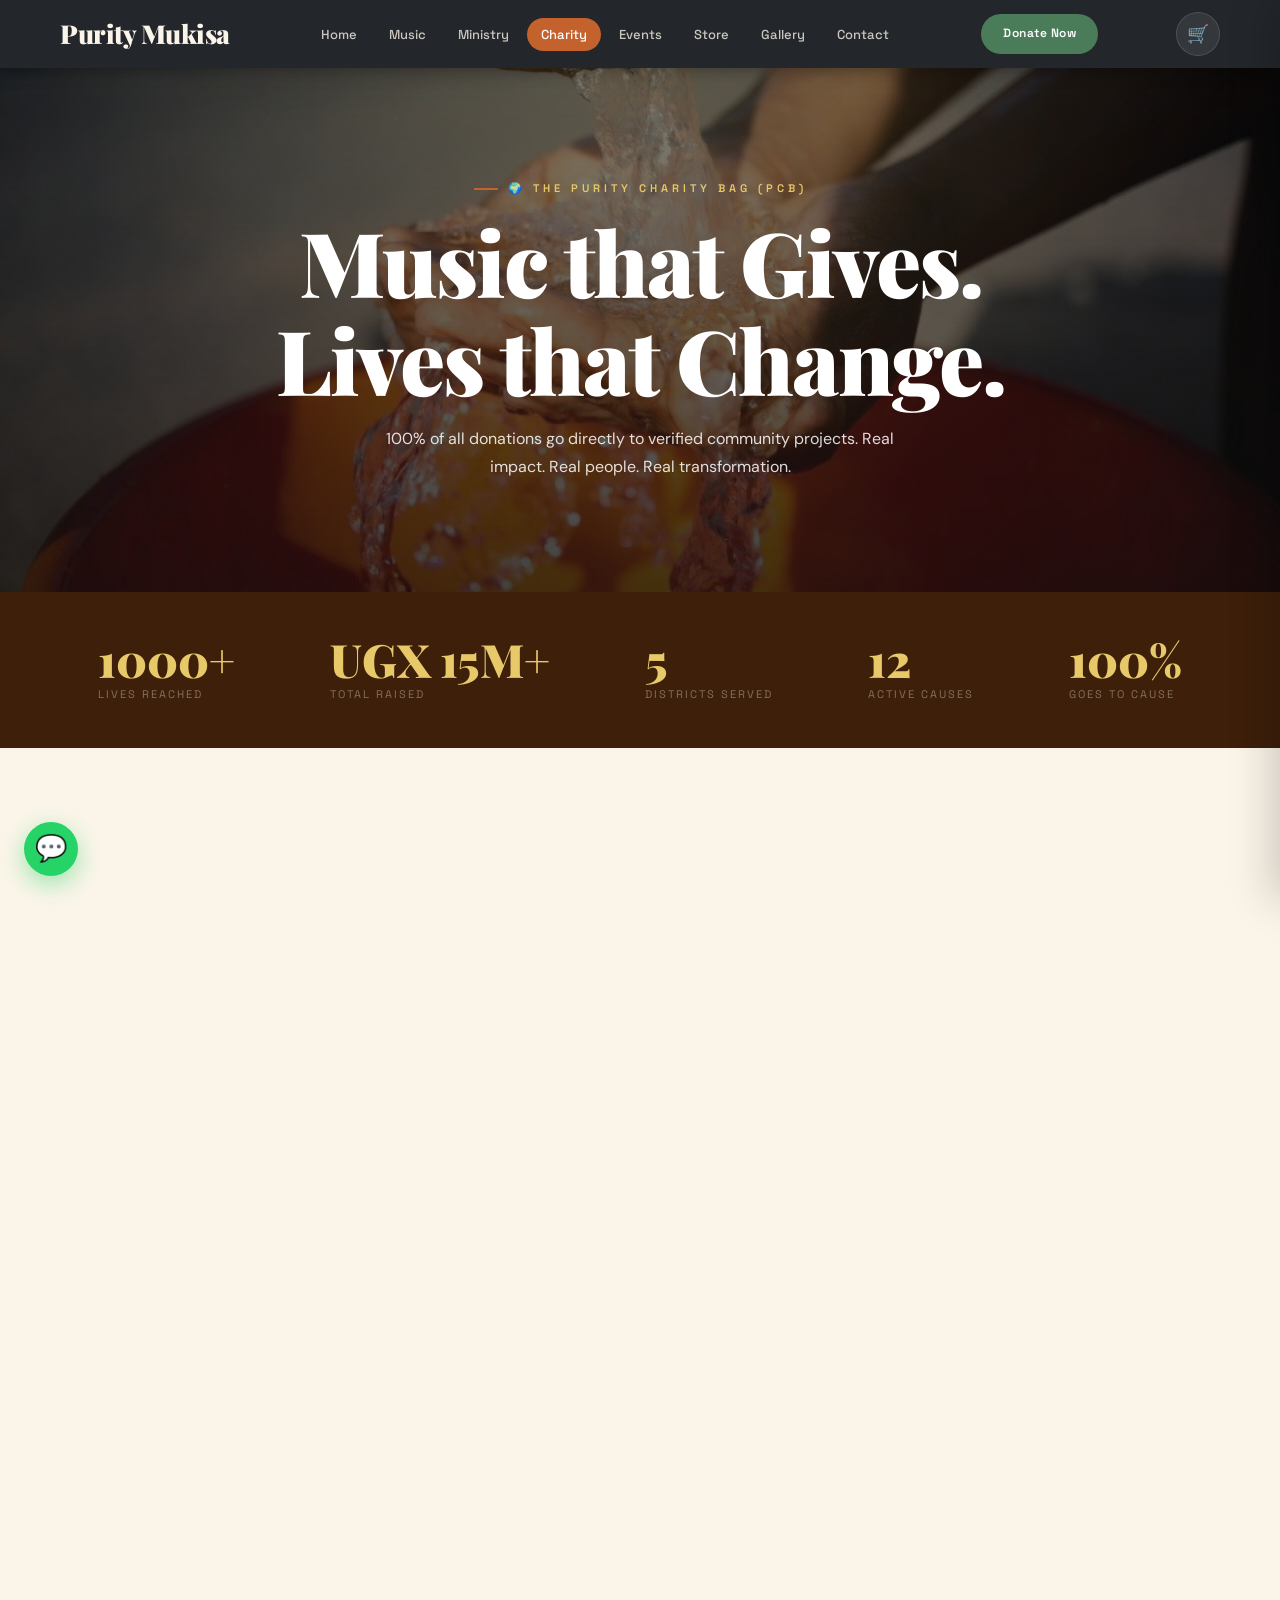
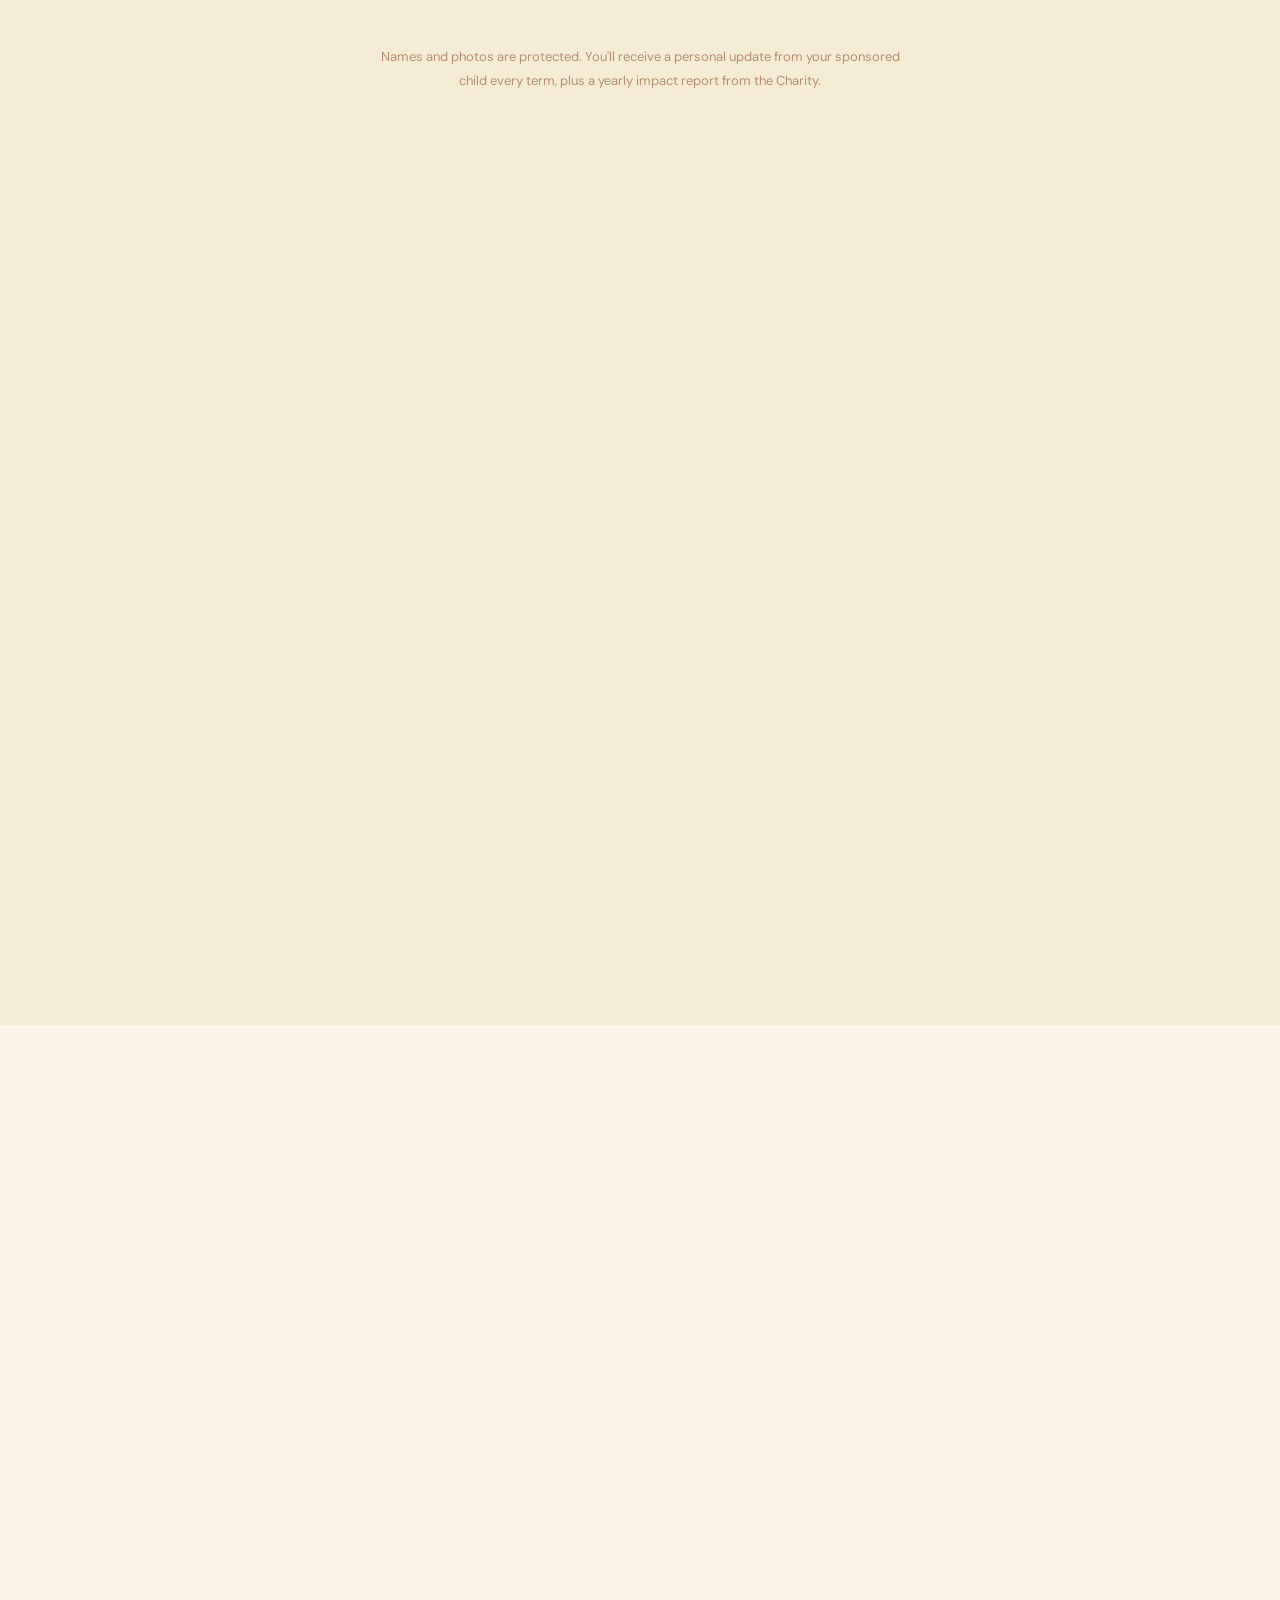
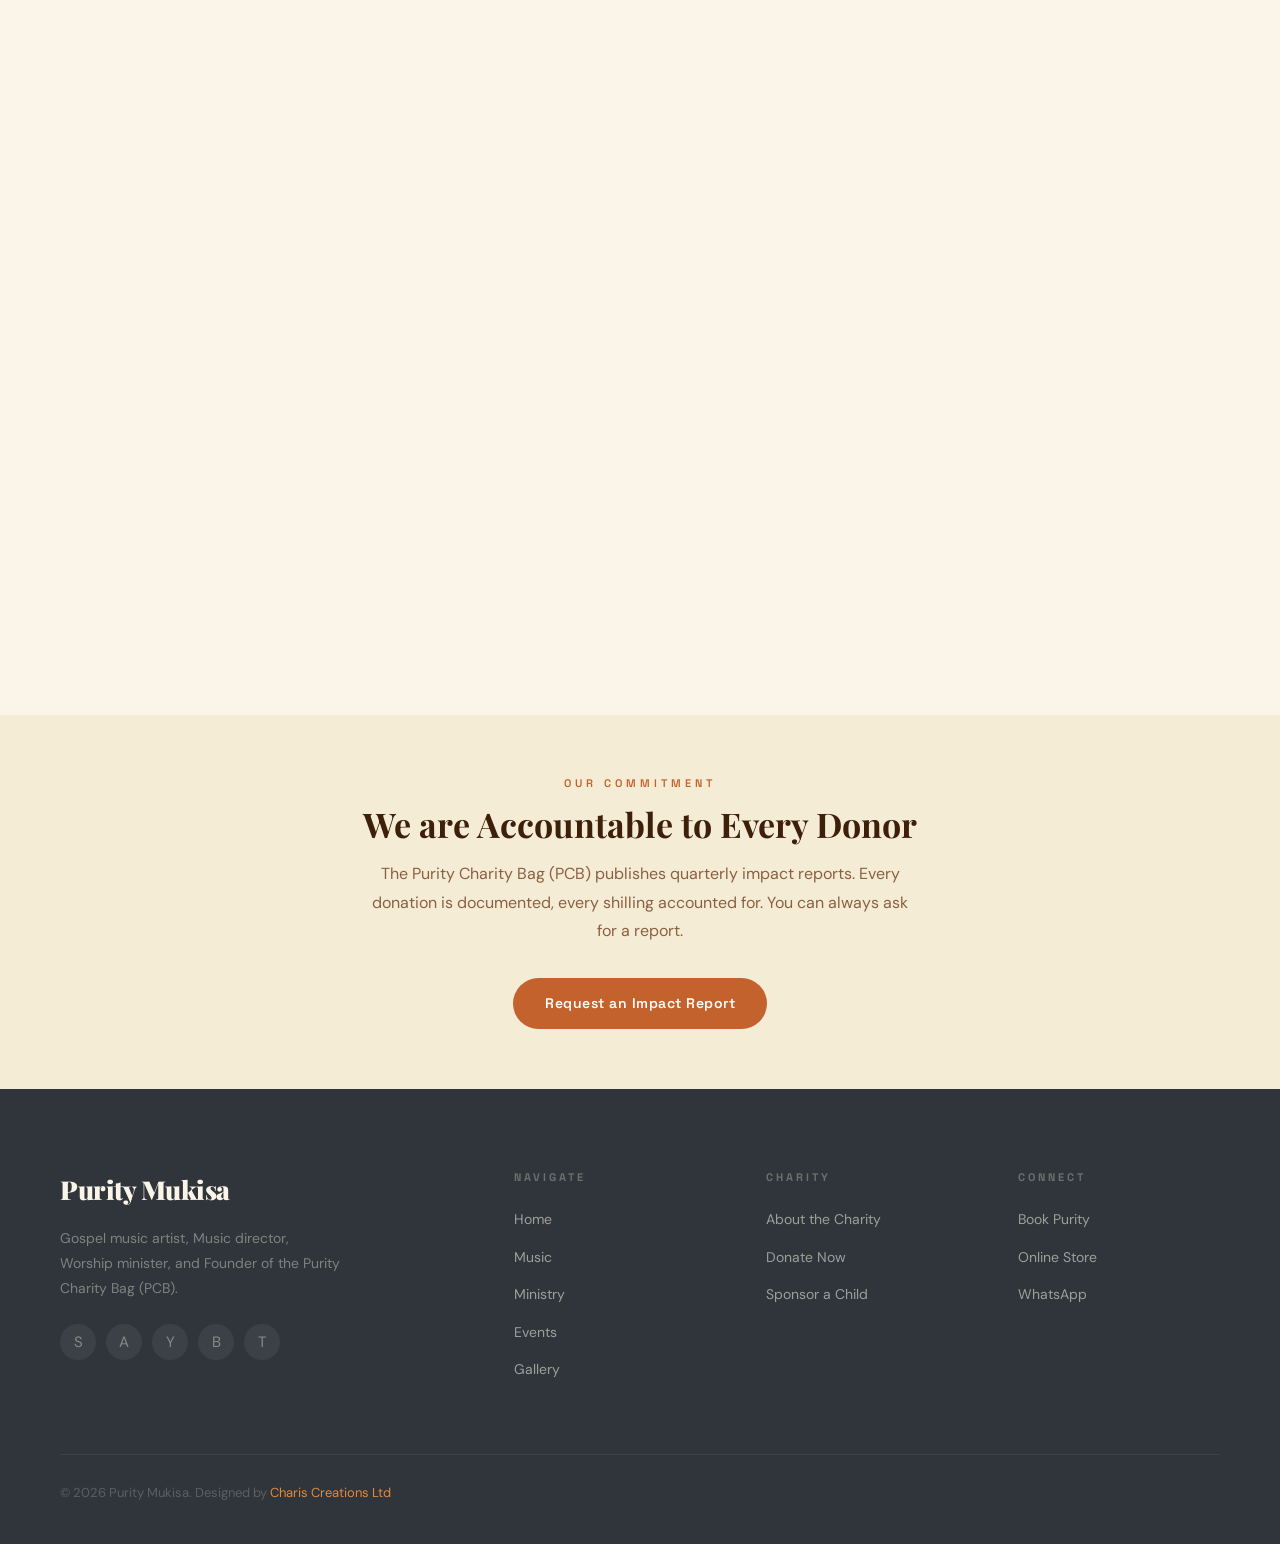
<file: charity.html>
<!DOCTYPE html>
<html lang="en">
<head>
<link rel="icon" href="/favicon.ico" sizes="any"/>
<link rel="icon" type="image/png" href="/assets/web/purity-favicon.png"/>
<link rel="apple-touch-icon" href="/assets/web/apple-touch-icon.png"/>
<meta property="og:image" content="https://puritymukisa.com/assets/web/og-purity.jpg"/>
<meta name="twitter:card" content="summary_large_image"/>
<meta name="twitter:image" content="https://puritymukisa.com/assets/web/og-purity.jpg"/>

<meta charset="UTF-8"/><meta name="viewport" content="width=device-width, initial-scale=1.0"/>
<title>Charity — The Purity Charity Bag (PCB)</title>
<link rel="stylesheet" href="styles.css?v=3"/>
<script src="cart.js?v=2.2" defer></script>
<style>
.charity-hero { background: linear-gradient(rgba(15,15,15,0.55), rgba(15,15,15,0.78)), url('assets/web/charity-hero.jpg') center/cover; padding: 180px 0 110px; text-align: center; position: relative; overflow: hidden; }
.cause-card .cause-img { height: 220px; font-size: 0; background-size: cover; background-position: center; }
.cause-card .cause-img-1 { background-image: url('assets/web/cause-feeding.jpg'); background-position: center 20%; }
.cause-card .cause-img-2 { background-image: url('assets/web/cause-supplies.jpg'); background-position: center 20%; }
.cause-card .cause-img-3 { background: linear-gradient(135deg, var(--terra), var(--amber)); font-size: 60px; }
.cause-card .cause-img-4 { font-size: 60px; }
.charity-hero::before { content:'';position:absolute;inset:0;background:radial-gradient(ellipse at 50% 0%, rgba(201,168,76,0.18),transparent 65%); }
.charity-hero h1 { color: #fff; position: relative; z-index: 1; }
.charity-hero h1 em { color: var(--gold-light); }
.charity-hero p { color: rgba(255,255,255,0.85); max-width: 560px; margin: 16px auto 0; position: relative; z-index: 1; }
.impact-row { background: var(--dark-mid); padding: 44px 0; }
.impact-inner { max-width:1240px;margin:0 auto;padding:0 40px;display:flex;justify-content:space-around;flex-wrap:wrap;gap:20px; }
.impact-stat .num { font-family:'Playfair Display',serif;font-size:46px;font-weight:900;color:var(--gold-light);line-height:1; }
.impact-stat .lbl { font-size:11px;letter-spacing:2px;text-transform:uppercase;color:rgba(251,245,233,0.38);font-family:'Space Grotesk',sans-serif;margin-top:4px; }
.amount-grid { display:grid;grid-template-columns:repeat(4,1fr);gap:10px;margin-bottom:20px; }
.amount-btn { padding:14px;text-align:center;border-radius:var(--radius-sm);border:2px solid var(--cream-deep);background:var(--cream);font-family:'Space Grotesk',sans-serif;font-weight:600;font-size:15px;cursor:pointer;transition:var(--transition);color:var(--dark); }
.amount-btn:hover,.amount-btn.active { border-color:var(--sage);background:var(--sage-pale);color:var(--sage); }
.donate-form { background:var(--cream-dark);border-radius:var(--radius-lg);padding:50px; }
.pay-method { background:var(--cream);border-radius:var(--radius-sm);padding:14px 18px;border:1px solid var(--cream-deep);font-size:14px;color:var(--dark);margin-bottom:10px; }
.impact-story { background:var(--cream);border-radius:var(--radius-lg);overflow:hidden;border:1px solid var(--cream-deep);display:grid;grid-template-columns:1fr 1fr;margin-bottom:24px; }
.story-img { background:linear-gradient(135deg,var(--sage),var(--amber));display:flex;align-items:center;justify-content:center;font-size:80px;min-height:280px;background-size:cover;background-position:center; }
.story-img.has-photo { font-size:0; }
.story-img-miriam { background-image:url('assets/web/story-miriam.jpg'); background-position:center 35%; }
.story-img-doctors { background-image:url('assets/web/story-doctors.jpg'); background-position:center 60%; }
.story-body { padding:44px; }
.story-body h3 { margin-bottom:14px; }
.story-body p  { margin-bottom:20px; }
.story-quote   { font-family:'Playfair Display',serif;font-size:18px;color:var(--dark);line-height:1.6;border-left:3px solid var(--terra);padding-left:20px; }
.trust-strip { background:var(--cream-dark);padding:60px 0;text-align:center; }
@media(max-width:700px){.amount-grid{grid-template-columns:1fr 1fr;}.donate-form{padding:28px 20px;}.impact-story{grid-template-columns:1fr;}.story-img{min-height:180px;}}
</style>
</head>
<body>
<nav class="nav scrolled" id="nav">
  <div class="nav-inner">
    <a class="nav-logo" href="index.html">Purity Mukisa</a>
    <ul class="nav-links">
      <li><a href="index.html">Home</a></li><li><a href="music.html">Music</a></li>
      <li><a href="ministry.html">Ministry</a></li><li><a href="charity.html" class="active">Charity</a></li>
      <li><a href="events.html">Events</a></li><li><a href="store.html">Store</a></li>
      <li><a href="gallery.html">Gallery</a></li><li><a href="contact.html">Contact</a></li>
    </ul>
    <a class="btn btn-green btn-sm" href="#donate">Donate Now</a>
    <button class="cart-btn" type="button" data-cart-action="open" aria-label="View cart">🛒<span class="cart-count-badge empty">0</span></button>
    <div class="nav-hamburger" onclick="toggleMenu()"><span></span><span></span><span></span></div>
  </div>
</nav>
<div class="mobile-menu" id="mobileMenu">
  <button class="mobile-close" onclick="toggleMenu()">✕</button>
  <a href="index.html">Home</a><a href="music.html">Music</a><a href="ministry.html">Ministry</a>
  <a href="charity.html">Charity</a><a href="events.html">Events</a><a href="store.html">Store</a>
  <a href="gallery.html">Gallery</a><a href="contact.html">Contact</a>
</div>

<div class="charity-hero">
  <div class="container" style="position:relative;z-index:1;">
    <div class="eyebrow" style="color:var(--gold-light);justify-content:center;">🌍 The Purity Charity Bag (PCB)</div>
    <h1>Music that Gives.<br/>Lives that Change.</h1>
    <p>100% of all donations go directly to verified community projects. Real impact. Real people. Real transformation.</p>
  </div>
</div>

<!-- IMPACT STATS -->
<div class="impact-row">
  <div class="impact-inner">
    <div class="impact-stat"><div class="num">1000+</div><div class="lbl">Lives Reached</div></div>
    <div class="impact-stat"><div class="num">UGX 15M+</div><div class="lbl">Total Raised</div></div>
    <div class="impact-stat"><div class="num">5</div><div class="lbl">Districts Served</div></div>
    <div class="impact-stat"><div class="num">12</div><div class="lbl">Active Causes</div></div>
    <div class="impact-stat"><div class="num">100%</div><div class="lbl">Goes to Cause</div></div>
  </div>
</div>

<!-- CAUSES -->
<section class="section" style="background:var(--cream);">
  <div class="container">
    <div class="section-header center fade-up"><div class="eyebrow center">Active Campaigns</div><h2>Give to a Cause</h2><p>Every shilling reaches the people it was given for. Choose a cause and make your gift count today.</p></div>
    <div class="grid-2 fade-up" style="gap:24px;align-items:start;">
      <div class="cause-card"><div class="cause-img cause-img-1">🍽️</div><div class="cause-body"><div class="cause-title">School Feeding Programme</div><div class="cause-desc">Daily hot meals for 300 children in underserved schools across Mukono District. Many children attend school hungry — this programme changes that every day.</div><div class="prog-labels"><span class="prog-raised">UGX 3,900,000 raised</span><span class="prog-pct">78%</span></div><div class="prog-bar"><div class="prog-fill" style="width:78%;"></div></div><a class="btn btn-green btn-sm" href="#donate">Donate to This Cause</a></div></div>
      <div class="cause-card"><div class="cause-img cause-img-2">📚</div><div class="cause-body"><div class="cause-title">School Supplies for 200</div><div class="cause-desc">Books, pens, bags, and uniforms for children who would otherwise miss school entirely. Education is the greatest gift we can give the next generation.</div><div class="prog-labels"><span class="prog-raised">UGX 1,100,000 raised</span><span class="prog-pct">55%</span></div><div class="prog-bar"><div class="prog-fill" style="width:55%;"></div></div><a class="btn btn-green btn-sm" href="#donate">Donate to This Cause</a></div></div>
      <div class="cause-card"><div class="cause-img cause-img-3">✝️</div><div class="cause-body"><div class="cause-title">Evangelism Outreach</div><div class="cause-desc">Taking the gospel to villages and communities across Uganda — crusades, open-air worship and one-on-one ministry that bring hope, salvation and transformation where it is needed most.</div><div class="prog-labels"><span class="prog-raised">UGX 4,800,000 raised</span><span class="prog-pct">32%</span></div><div class="prog-bar"><div class="prog-fill" style="width:32%;"></div></div><a class="btn btn-green btn-sm" href="#donate">Donate to This Cause</a></div></div>
      <div class="cause-card"><div class="cause-img cause-img-4">🌸</div><div class="cause-body"><div class="cause-title">Sanitary Pads for Girls</div><div class="cause-desc">Sanitary pads for schoolgirls who miss days of class every month. A simple pack keeps a girl in school with dignity, confidence and a fair chance to learn.</div><div class="prog-labels"><span class="prog-raised" style="color:var(--sage);">UGX 9,100,000 raised ✓ Almost there!</span><span class="prog-pct">91%</span></div><div class="prog-bar"><div class="prog-fill" style="width:91%;"></div></div><a class="btn btn-green btn-sm" href="#donate">Help Us Finish This</a></div></div>
    </div>
  </div>
</section>

<!-- SPONSOR A CHILD -->
<style>
.sponsor-section { background:var(--cream-dark); }
.sponsor-grid    { display:grid; grid-template-columns:repeat(5,1fr); gap:18px; }
@media(max-width:1100px){ .sponsor-grid{ grid-template-columns:repeat(3,1fr); } }
@media(max-width:700px) { .sponsor-grid{ grid-template-columns:repeat(2,1fr); gap:12px; } }
.child-card {
  background:var(--cream); border-radius:var(--radius-md); overflow:hidden;
  border:1px solid var(--cream-deep); cursor:pointer; transition:var(--transition);
  display:flex; flex-direction:column;
}
.child-card:hover { transform:translateY(-4px); box-shadow:var(--shadow-lg); border-color:var(--sage-light); }
.child-photo { aspect-ratio:1/1; display:flex; align-items:center; justify-content:center; font-size:54px; color:rgba(255,255,255,0.85); position:relative; }
.child-photo::after {
  content:''; position:absolute; inset:0;
  background:linear-gradient(180deg, transparent 55%, rgba(0,0,0,0.35) 100%);
}
.child-badge { position:absolute; top:10px; left:10px; background:rgba(255,255,255,0.95); color:var(--dark); padding:4px 9px; border-radius:100px; font-family:'Space Grotesk',sans-serif; font-size:10px; font-weight:700; letter-spacing:1px; text-transform:uppercase; z-index:1; }
.child-body  { padding:14px 16px 16px; }
.child-name  { font-family:'Playfair Display',serif; font-size:17px; font-weight:700; color:var(--dark); margin-bottom:2px; }
.child-meta  { font-size:12px; color:var(--text-light); font-family:'Space Grotesk',sans-serif; letter-spacing:0.5px; margin-bottom:10px; }
.child-need  { font-size:12px; color:var(--sage); font-family:'Space Grotesk',sans-serif; font-weight:600; }

/* Modal */
.child-modal-overlay { position:fixed; inset:0; background:rgba(26,10,0,0.6); backdrop-filter:blur(4px); z-index:1300; opacity:0; pointer-events:none; transition:opacity 0.3s; display:flex; align-items:center; justify-content:center; padding:24px; }
.child-modal-overlay.open { opacity:1; pointer-events:auto; }
.child-modal { background:var(--cream); border-radius:var(--radius-lg); max-width:560px; width:100%; max-height:90vh; overflow:hidden; display:flex; flex-direction:column; box-shadow:var(--shadow-lg); transform:scale(0.95); transition:transform 0.3s; }
.child-modal-overlay.open .child-modal { transform:scale(1); }
@media(max-width:760px) { .child-modal { grid-template-columns:1fr; max-height:95vh; overflow-y:auto; } }
.child-modal-photo { aspect-ratio:16/9; flex-shrink:0; background-size:cover; background-position:center; display:flex; align-items:center; justify-content:center; font-size:120px; color:rgba(255,255,255,0.9); position:relative; }
@media(max-width:760px) { .child-modal-photo { aspect-ratio:16/9; font-size:80px; } }
.child-modal-body  { padding:32px 34px; overflow-y:auto; flex:1; min-height:0; }
@media(max-width:760px) { .child-modal-body { padding:24px 22px; } }
.child-modal-close { position:absolute; top:16px; right:16px; width:38px; height:38px; border-radius:50%; background:rgba(255,255,255,0.95); border:none; cursor:pointer; font-size:18px; color:var(--dark); display:flex; align-items:center; justify-content:center; z-index:1; }
.child-modal h3 { font-size:28px; margin-bottom:4px; }
.child-modal-meta { font-family:'Space Grotesk',sans-serif; font-size:12px; letter-spacing:2px; text-transform:uppercase; color:var(--text-muted); margin-bottom:18px; }
.child-story { font-size:14px; line-height:1.75; color:var(--text-muted); margin-bottom:24px; }
.sponsor-options { display:flex; flex-direction:column; gap:10px; margin-bottom:20px; }
.sponsor-option {
  display:flex; align-items:center; gap:14px; padding:14px 16px;
  border-radius:var(--radius-sm); background:var(--cream-dark);
  border:1.5px solid var(--cream-deep); cursor:pointer; transition:var(--transition);
  text-decoration:none; color:inherit;
}
.sponsor-option:hover { border-color:var(--sage); background:var(--sage-pale); transform:translateX(3px); }
.sponsor-option-icon { width:42px; height:42px; border-radius:50%; background:var(--cream); display:flex; align-items:center; justify-content:center; font-size:20px; flex-shrink:0; }
.sponsor-option-info { flex:1; min-width:0; }
.sponsor-option-title { font-family:'Space Grotesk',sans-serif; font-weight:600; font-size:14px; color:var(--dark); margin-bottom:2px; }
.sponsor-option-desc  { font-size:12px; color:var(--text-muted); }
.sponsor-option-price { font-family:'Space Grotesk',sans-serif; font-weight:700; color:var(--sage); font-size:14px; white-space:nowrap; }
.sponsor-pay-note { font-size:12px; color:var(--text-light); border-top:1px solid var(--cream-deep); padding-top:14px; line-height:1.7; }
.sponsor-pay-note b { color:var(--dark); }
</style>

<section class="section sponsor-section">
  <div class="container">
    <div class="section-header center fade-up">
      <div class="eyebrow center">Sponsor a Child</div>
      <h2>Choose a Child to Sponsor</h2>
      <p>These are real children from the Purity Charity Bag (PCB) feeding and education programme. Pick one whose story moves you, then choose how you'd like to help.</p>
    </div>

    <div class="sponsor-grid fade-up" id="sponsorGrid"></div>

    <p style="text-align:center;font-size:13px;color:var(--text-light);margin-top:28px;max-width:520px;margin-left:auto;margin-right:auto;">
      Names and photos are protected. You'll receive a personal update from your sponsored child every term, plus a yearly impact report from the Charity.
    </p>
  </div>
</section>

<!-- CHILD DETAIL MODAL -->
<div class="child-modal-overlay" id="childModal" onclick="if(event.target===this)closeChildModal()">
  <div class="child-modal">
    <button class="child-modal-close" type="button" onclick="closeChildModal()" aria-label="Close">✕</button>
    <div class="child-modal-photo" id="modalPhoto"></div>
    <div class="child-modal-body" id="modalBody"></div>
  </div>
</div>

<script>
const CHILDREN = [
  { id:'nakato',     name:'Nakato Joan',         age:8,  grade:'Primary 2', emoji:'🌸', photo:'assets/charity/profile-1.jpg', gradient:'linear-gradient(135deg,var(--terra),var(--amber))',     need:'Needs uniform',    story:'Nakato just transferred from a village school where she sat on a dusty floor. She loves drawing and dreams of becoming a teacher one day. Her mother sells tomatoes at the local market to support five children alone. A new uniform would let Nakato fit in confidently with her new classmates.' },
  { id:'mukasa',     name:'Mukasa David',        age:11, grade:'Primary 5', emoji:'⚽', photo:'assets/charity/profile-2.jpg', gradient:'linear-gradient(135deg,var(--sage),var(--gold))',        need:'Needs school fees',story:'David walks 4 kilometres each way to school. He is bright, top of his maths class, and wants to be a pilot. His grandmother is raising him after both parents passed. One term of school fees would keep him learning without interruption.' },
  { id:'namuli',     name:'Namuli Sarah',        age:6,  grade:'Primary 1', emoji:'🌻', photo:'assets/charity/profile-3.jpg', gradient:'linear-gradient(135deg,var(--amber),var(--sage-light))', need:'Needs daily meals',story:'Sarah is the eldest of four and often comes to school without breakfast. She is shy at first but lights up when she sings in the choir. Daily meals through our feeding programme would let her concentrate in class instead of going hungry.' },
  { id:'ssempa',     name:'Ssempa Daniel',       age:12, grade:'Primary 6', emoji:'📚', photo:'assets/charity/profile-4.jpg', gradient:'linear-gradient(135deg,var(--dark-mid),var(--terra))',   need:'Needs full sponsorship',story:'Daniel is at the top of his class and wants to become a doctor. His family lost their small farm to flooding last year. Full sponsorship covering fees, uniform, meals and supplies would keep him on track for secondary school and beyond.' },
  { id:'akello',     name:'Akello Grace',        age:9,  grade:'Primary 3', emoji:'🌺', photo:'assets/charity/profile-5.webp', gradient:'linear-gradient(135deg,var(--terra-dark),var(--gold))',  need:'Needs uniform',    story:'Grace lost her father two years ago. She is quiet, kind, and loves reading more than playing. Her mother is a casual worker and cannot afford a school uniform — Grace currently wears a hand-me-down two sizes too big.' },
  { id:'kato',       name:'Kato Brian',          age:7,  grade:'Primary 1', emoji:'🦁', photo:'assets/charity/profile-6.webp', gradient:'linear-gradient(135deg,var(--amber),var(--terra))',     need:'Needs daily meals',story:'Brian is a twin (his sister Mary is also on our list). He loves football and wants every meal to include matooke. His family runs a small charcoal stall but the income is unreliable. Sponsoring his meals frees the family budget for medicine and rent.' },
  { id:'babirye',    name:'Babirye Mary',        age:10, grade:'Primary 4', emoji:'📖', photo:'assets/charity/profile-1.jpg', gradient:'linear-gradient(135deg,var(--gold-light),var(--sage))',  need:'Needs school fees',story:'Mary is Brian\'s twin and the top reader in her grade. She wants to be a nurse so she can help her grandmother who has diabetes. One term of school fees would let her finish the year without being sent home.' },
  { id:'ssali',      name:'Ssali Joseph',        age:13, grade:'Primary 7', emoji:'✨', photo:'assets/charity/profile-2.jpg', gradient:'linear-gradient(135deg,var(--sage),var(--dark-mid))',   need:'Needs full sponsorship',story:'Joseph helps at his local church on weekends and says he wants to be a pastor like Bishop. He is in his final primary year and needs full sponsorship to transition into secondary school — uniform, fees, meals, and books. Without help, he risks dropping out.' },
  { id:'nansubuga',  name:'Nansubuga Ruth',      age:5,  grade:'Primary 1', emoji:'🌷', photo:'assets/charity/profile-3.jpg', gradient:'linear-gradient(135deg,var(--sage-light),var(--amber))', need:'Needs daily meals',story:'Ruth is the youngest in our programme. She just started P1 and is still adjusting to a full school day. Her parents work as boda-boda riders with unstable income. Daily meals would help her grow strong and stay focused during her first year of school.' },
  { id:'wasswa',     name:'Wasswa Emmanuel',     age:14, grade:'Primary 7', emoji:'🎓', photo:'assets/charity/profile-4.jpg', gradient:'linear-gradient(135deg,var(--terra),var(--dark))',      need:'Needs full sponsorship',story:'Emmanuel is finishing primary school this year and dreams of being an engineer. He repairs broken radios for neighbours to earn pocket money. Full sponsorship would cover his transition to a vocational secondary school where he can pursue his passion for fixing things.' },
];

const SPONSOR_OPTIONS = [
  { id:'uniform', icon:'👕', title:'School uniform',    desc:'One-time gift: uniform, shoes, bag', price:80000,  priceLabel:'UGX 80K' },
  { id:'fees',    icon:'📘', title:'School fees',       desc:'One term of school fees',           price:150000, priceLabel:'UGX 150K / term' },
  { id:'meals',   icon:'🍲', title:'Monthly meals',     desc:'30 days of school meals',           price:60000,  priceLabel:'UGX 60K / month' },
  { id:'full',    icon:'🌟', title:'Full year sponsor', desc:'Uniform + fees + meals + supplies', price:500000, priceLabel:'UGX 500K / year' },
];

const WA = '256771492493';

function renderSponsorGrid() {
  const grid = document.getElementById('sponsorGrid');
  if (!grid) return;
  grid.innerHTML = CHILDREN.map(c => `
    <div class="child-card" onclick="openChildModal('${c.id}')">
      <div class="child-photo" style="background:${c.photo?`url('${c.photo}') center/cover`:c.gradient};">
        <span class="child-badge">${c.need.replace('Needs ','')}</span>
        ${c.photo?'':c.emoji}
      </div>
      <div class="child-body">
        <div class="child-name">${c.name}</div>
        <div class="child-meta">Age ${c.age} · ${c.grade}</div>
        <div class="child-need">${c.need} →</div>
      </div>
    </div>
  `).join('');
}

function openChildModal(id) {
  const c = CHILDREN.find(x => x.id === id);
  if (!c) return;
  const modal  = document.getElementById('childModal');
  const photo  = document.getElementById('modalPhoto');
  const body   = document.getElementById('modalBody');
  photo.style.background = c.photo ? `url('${c.photo}') center/cover` : c.gradient;
  photo.innerHTML = c.photo ? '' : c.emoji;
  body.innerHTML = `
    <h3>${c.name}</h3>
    <div class="child-modal-meta">Age ${c.age} · ${c.grade} · ${c.need}</div>
    <p class="child-story">${c.story}</p>
    <div class="sponsor-options">
      ${SPONSOR_OPTIONS.map(o => {
        const msg = encodeURIComponent(`Hi Purity Charity Bag (PCB)! I would like to sponsor *${c.name}* (age ${c.age}, ${c.grade}).\n\n*Sponsorship type:* ${o.title} — ${o.priceLabel}\n\nPlease send me payment instructions and a receipt confirmation. Thank you!`);
        return `
          <a class="sponsor-option" href="https://wa.me/${WA}?text=${msg}" target="_blank" rel="noopener">
            <div class="sponsor-option-icon">${o.icon}</div>
            <div class="sponsor-option-info">
              <div class="sponsor-option-title">${o.title}</div>
              <div class="sponsor-option-desc">${o.desc}</div>
            </div>
            <div class="sponsor-option-price">${o.priceLabel}</div>
          </a>`;
      }).join('')}
    </div>
    <div class="sponsor-pay-note">
      <b>Payment options once you choose:</b><br>
      MTN MoMo merchant <b>574334</b> · Airtel Money <b>646509</b> · Equity Bank <b>1035101089815</b><br>
      Click any sponsorship above to message us on WhatsApp — we'll guide you through it.
    </div>
  `;
  modal.classList.add('open');
  document.body.style.overflow = 'hidden';
}

function closeChildModal() {
  document.getElementById('childModal').classList.remove('open');
  document.body.style.overflow = '';
}

document.addEventListener('keydown', e => { if (e.key === 'Escape') closeChildModal(); });
renderSponsorGrid();
</script>

<!-- DONATION FORM -->
<section class="section-sm" id="donate" style="background:var(--cream-dark);">
  <div class="container">
    <div class="grid-2">
      <div class="fade-up">
        <div class="eyebrow">Give Today</div>
        <h2>Make Your Donation</h2>
        <p style="margin-bottom:28px;">Every amount matters. UGX 10,000 feeds a child for a week. UGX 50,000 buys a term's school supplies. UGX 500,000 helps fund a borehole.</p>
        <div style="margin-bottom:8px;font-family:'Space Grotesk',sans-serif;font-size:12px;letter-spacing:2px;text-transform:uppercase;color:var(--text-muted);">Payment Methods Accepted</div>
        <div class="pay-method">📱 <b>MTN MoMo:</b> 574334</div>
        <div class="pay-method">📱 <b>Airtel Money:</b> 646509</div>
        <div class="pay-method">🏦 <b>Equity Bank:</b> Acc. 1035101089815</div>
        <div class="pay-method">💳 <b>FlexiPay:</b> 267071</div>
        <p style="font-size:13px;color:var(--text-light);margin-top:14px;">After sending your donation, WhatsApp us your confirmation so we can send you a receipt and add your name to the donor wall.</p>
      </div>
      <div class="donate-form fade-up">
        <div class="eyebrow">Choose Amount</div>
        <div class="amount-grid">
          <div class="amount-btn" onclick="selectAmt(this)">UGX 10K</div>
          <div class="amount-btn active" onclick="selectAmt(this)">UGX 50K</div>
          <div class="amount-btn" onclick="selectAmt(this)">UGX 100K</div>
          <div class="amount-btn" onclick="selectAmt(this)">UGX 500K</div>
        </div>
        <div class="form-group"><label class="label-dark">Or Enter Custom Amount (UGX)</label><input class="input-light" placeholder="e.g. 75,000"/></div>
        <div class="form-group"><label class="label-dark">Your Name</label><input class="input-light" placeholder="Full Name"/></div>
        <div class="form-group"><label class="label-dark">Phone Number</label><input class="input-light" placeholder="e.g. +256 7XX XXX XXX"/></div>
        <div class="form-group"><label class="label-dark">Donate To</label>
          <select class="input-light"><option>School Feeding Programme</option><option>School Supplies</option><option>Clean Water Borehole</option><option>Medical Outreach</option><option>Where Most Needed</option></select>
        </div>
        <a class="btn btn-green" style="width:100%;justify-content:center;font-size:16px;padding:16px;" href="https://wa.me/256771492493?text=Hi!%20I%20would%20like%20to%20donate%20to%20the%20Purity%20Charity." target="_blank">🌍 Donate Now via WhatsApp</a>
        <p style="font-size:12px;color:var(--text-light);text-align:center;margin-top:14px;">You will be connected to our donation team on WhatsApp to confirm your gift and receive a receipt.</p>
      </div>
    </div>
  </div>
</section>

<!-- IMPACT STORY -->
<section class="section" style="background:var(--cream);">
  <div class="container">
    <div class="section-header fade-up"><div class="eyebrow">Impact Stories</div><h2>Real Lives. Real Change.</h2></div>
    <div class="impact-story fade-up">
      <div class="story-img has-photo story-img-miriam" role="img" aria-label="Mariam holding a basket of grain"></div>
      <div class="story-body">
        <div class="eyebrow">Story from Mukono District</div>
        <h3>Miriam's New Beginning</h3>
        <p>Miriam, 9, had dropped out of Primary 3 because her family could not afford books or a school bag. When the Purity Charity Bag (PCB) school supplies programme reached her village, she was re-enrolled within a week.</p>
        <p>Today she is top of her class and wants to be a doctor. Her mother says the change in her confidence has been miraculous.</p>
        <div class="story-quote">"She cried when she got her school bag. I cried too. We never thought this day would come." — Miriam's mother</div>
      </div>
    </div>
    <div class="impact-story fade-up" style="flex-direction:row-reverse;">
      <div class="story-img has-photo story-img-doctors" role="img" aria-label="Village in Nakaseke where the medical outreach took place"></div>
      <div class="story-body">
        <div class="eyebrow">Story from Nakaseke</div>
        <h3>The Day the Doctors Came</h3>
        <p>In March 2026, the Purity Charity Bag (PCB) organised a medical outreach in Nakaseke — a sub-county with no functioning health centre. Over 3 days, 420 patients were screened and treated for malaria, hypertension, skin infections, and eye conditions.</p>
        <p>Many of the elderly had never had their blood pressure checked. Some received their first pair of eyeglasses at age 70.</p>
        <div class="story-quote">"I can see my grandchildren clearly for the first time in 10 years." — Community elder, Nakaseke</div>
      </div>
    </div>
  </div>
</section>

<!-- TRUST STRIP -->
<div class="trust-strip">
  <div class="container">
    <div class="eyebrow center">Our Commitment</div>
    <h3 style="margin-bottom:16px;">We are Accountable to Every Donor</h3>
    <p style="max-width:540px;margin:0 auto 32px;">The Purity Charity Bag (PCB) publishes quarterly impact reports. Every donation is documented, every shilling accounted for. You can always ask for a report.</p>
    <a class="btn btn-primary" href="contact.html">Request an Impact Report</a>
  </div>
</div>

<footer class="footer">
  <div class="container">
    <div class="footer-grid">
      <div class="footer-brand"><a class="nav-logo" href="index.html" style="color:var(--cream);">Purity Mukisa</a><p>Gospel music artist, Music director, Worship minister, and Founder of the Purity Charity Bag (PCB).</p><div class="social-row" style="margin-top:22px;"><a class="social-btn" href="https://open.spotify.com/artist/5dY3sCQgFWaGNixuBnQlW9" target="_blank" rel="noopener noreferrer" aria-label="Spotify" title="Spotify">S</a><a class="social-btn" href="https://music.apple.com/ug/artist/purity-mukisa/1762441014" target="_blank" rel="noopener noreferrer" aria-label="Apple Music" title="Apple Music">A</a><a class="social-btn" href="https://www.youtube.com/@PureMe11" target="_blank" rel="noopener noreferrer" aria-label="YouTube" title="YouTube">Y</a><a class="social-btn" href="https://www.boomplay.com/share/artist/95971295" target="_blank" rel="noopener noreferrer" aria-label="Boomplay" title="Boomplay">B</a><a class="social-btn" href="https://www.tiktok.com/@puritymukisa11" target="_blank" rel="noopener noreferrer" aria-label="TikTok" title="TikTok">T</a></div></div>
      <div class="footer-col"><h5>Navigate</h5><ul class="footer-links"><li><a href="index.html">Home</a></li><li><a href="music.html">Music</a></li><li><a href="ministry.html">Ministry</a></li><li><a href="events.html">Events</a></li><li><a href="gallery.html">Gallery</a></li></ul></div>
      <div class="footer-col"><h5>Charity</h5><ul class="footer-links"><li><a href="charity.html">About the Charity</a></li><li><a href="#donate">Donate Now</a></li><li><a href="#donate">Sponsor a Child</a></li></ul></div>
      <div class="footer-col"><h5>Connect</h5><ul class="footer-links"><li><a href="contact.html">Book Purity</a></li><li><a href="store.html">Online Store</a></li><li><a href="https://wa.me/256771492493" target="_blank">WhatsApp</a></li></ul></div>
    </div>
    <div class="footer-bottom"><div class="footer-copy">&copy; 2026 Purity Mukisa. Designed by <a href="https://chariscreationsltd.com" style="color:var(--amber);">Charis Creations Ltd</a></div></div>
  </div>
</footer>

<a class="wa-float" href="https://wa.me/256771492493" target="_blank">💬</a>

<div class="cart-overlay" id="cartOverlay" data-cart-action="close"></div>
<aside class="cart-drawer" id="cartDrawer" aria-label="Shopping cart">
  <div class="cart-drawer-header">
    <h3>Your Cart</h3>
    <button class="cart-drawer-close" type="button" data-cart-action="close" aria-label="Close cart">✕</button>
  </div>
  <div class="cart-drawer-body" id="cartDrawerBody"></div>
  <div class="cart-drawer-footer" id="cartDrawerFooter" style="display:none;">
    <div class="cart-summary-total"><span>Subtotal</span><span id="cartDrawerTotal">UGX 0</span></div>
    <p style="font-size:12px;color:var(--text-light);margin:10px 0 16px;">Delivery and any taxes calculated at checkout.</p>
    <a class="btn btn-primary" href="checkout.html" style="width:100%;justify-content:center;font-size:15px;padding:14px;">Proceed to Checkout →</a>
    <button type="button" data-cart-action="close" class="btn btn-secondary" style="width:100%;justify-content:center;margin-top:10px;padding:12px;">Continue Shopping</button>
  </div>
</aside>

<script>
function toggleMenu(){document.getElementById('mobileMenu').classList.toggle('open');}
</file>
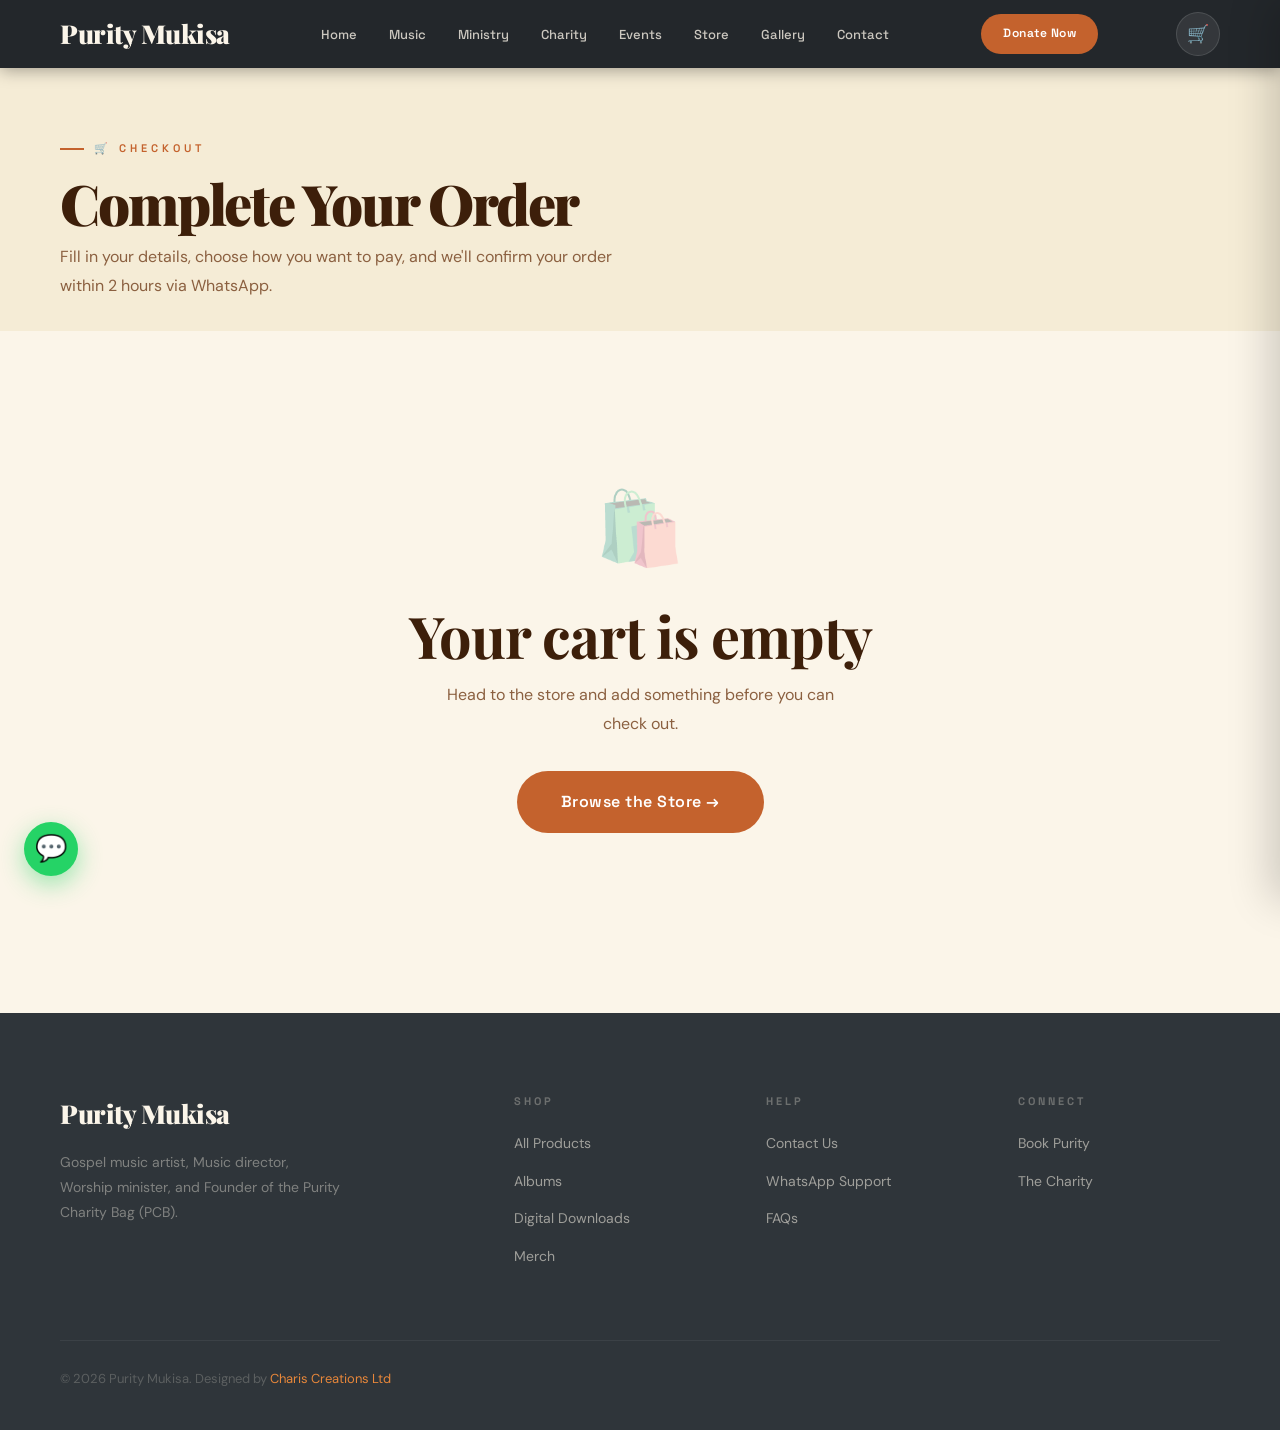
<file: checkout.html>
<!DOCTYPE html>
<html lang="en">
<head>
<link rel="icon" href="/favicon.ico" sizes="any"/>
<link rel="icon" type="image/png" href="/assets/web/purity-favicon.png"/>
<link rel="apple-touch-icon" href="/assets/web/apple-touch-icon.png"/>
<meta property="og:image" content="https://puritymukisa.com/assets/web/og-purity.jpg"/>
<meta name="twitter:card" content="summary_large_image"/>
<meta name="twitter:image" content="https://puritymukisa.com/assets/web/og-purity.jpg"/>

<meta charset="UTF-8"/><meta name="viewport" content="width=device-width, initial-scale=1.0"/>
<title>Checkout — Purity Mukisa</title>
<link rel="stylesheet" href="styles.css?v=3"/>
<script src="cart.js?v=2.2" defer></script>
</head>
<body>

<nav class="nav scrolled" id="nav">
  <div class="nav-inner">
    <a class="nav-logo" href="index.html">Purity Mukisa</a>
    <ul class="nav-links">
      <li><a href="index.html">Home</a></li><li><a href="music.html">Music</a></li>
      <li><a href="ministry.html">Ministry</a></li><li><a href="charity.html">Charity</a></li>
      <li><a href="events.html">Events</a></li><li><a href="store.html">Store</a></li>
      <li><a href="gallery.html">Gallery</a></li><li><a href="contact.html">Contact</a></li>
    </ul>
    <a class="btn btn-primary btn-sm" href="charity.html">Donate Now</a>
    <button class="cart-btn" type="button" data-cart-action="open" aria-label="View cart">🛒<span class="cart-count-badge empty">0</span></button>
    <div class="nav-hamburger" onclick="toggleMenu()"><span></span><span></span><span></span></div>
  </div>
</nav>
<div class="mobile-menu" id="mobileMenu">
  <button class="mobile-close" onclick="toggleMenu()">✕</button>
  <a href="index.html">Home</a><a href="music.html">Music</a><a href="ministry.html">Ministry</a>
  <a href="charity.html">Charity</a><a href="events.html">Events</a><a href="store.html">Store</a>
  <a href="gallery.html">Gallery</a><a href="contact.html">Contact</a>
</div>

<!-- Header strip (compact) -->
<div style="padding:140px 0 30px;background:var(--cream-dark);">
  <div class="container">
    <div class="eyebrow">🛒 Checkout</div>
    <h1 style="font-size:clamp(36px,5vw,56px);">Complete Your Order</h1>
    <p style="max-width:560px;margin-top:10px;">Fill in your details, choose how you want to pay, and we'll confirm your order within 2 hours via WhatsApp.</p>
  </div>
</div>

<!-- Main checkout grid -->
<section class="section" style="background:var(--cream);padding:60px 0 100px;">
  <div class="container">

    <!-- Empty cart state (shown if cart has no items) -->
    <div id="emptyCartView" style="display:none;text-align:center;padding:80px 20px;">
      <div style="font-size:72px;margin-bottom:18px;opacity:0.3;">🛍️</div>
      <h2>Your cart is empty</h2>
      <p style="max-width:420px;margin:14px auto 32px;">Head to the store and add something before you can check out.</p>
      <a class="btn btn-primary btn-lg" href="store.html">Browse the Store →</a>
    </div>

    <!-- Filled cart view -->
    <div id="checkoutGridView" class="checkout-grid">

      <!-- LEFT: Forms -->
      <div>

        <!-- Customer details -->
        <div class="checkout-section">
          <h3>Your Details</h3>
          <div class="section-sub">Where should we deliver?</div>

          <div class="form-row-2" style="display:grid;grid-template-columns:1fr 1fr;gap:14px;margin-bottom:14px;">
            <div class="form-group" style="margin:0;"><label class="label-dark">First Name *</label><input class="input-light" id="cf_first" placeholder="e.g. Sarah"/></div>
            <div class="form-group" style="margin:0;"><label class="label-dark">Last Name *</label><input class="input-light" id="cf_last" placeholder="e.g. Nakato"/></div>
          </div>
          <div class="form-group"><label class="label-dark">Phone / WhatsApp *</label><input class="input-light" id="cf_phone" placeholder="e.g. +256 7XX XXX XXX"/></div>
          <div class="form-group"><label class="label-dark">Email (optional)</label><input class="input-light" id="cf_email" type="email" placeholder="you@example.com"/></div>
          <div class="form-group"><label class="label-dark">Delivery Address *</label><textarea class="input-light" id="cf_address" style="min-height:90px;" placeholder="Street, area, district. Add a landmark if it helps the rider find you."></textarea></div>
          <div class="form-group" style="margin-bottom:0;"><label class="label-dark">Notes for us (optional)</label><textarea class="input-light" id="cf_notes" style="min-height:60px;" placeholder="Anything else we should know — gift wrap, preferred delivery time, etc."></textarea></div>
        </div>

        <!-- Payment method -->
        <div class="checkout-section">
          <h3>Payment Method</h3>
          <div class="section-sub">Pick how you'd like to pay</div>

          <div class="payment-method-card" data-method="mtn" onclick="selectPayment('mtn')">
            <div class="payment-method-icon" style="background:#FFCC00;">📱</div>
            <div class="payment-method-info">
              <div class="payment-method-title">MTN Mobile Money</div>
              <div class="payment-method-desc">Pay via MoMo Merchant Code · Fast, secure, no extra fees.</div>
            </div>
            <div class="payment-method-radio"></div>
          </div>

          <div class="payment-method-card" data-method="airtel" onclick="selectPayment('airtel')">
            <div class="payment-method-icon" style="background:#ED1C24;color:#fff;">📱</div>
            <div class="payment-method-info">
              <div class="payment-method-title">Airtel Money</div>
              <div class="payment-method-desc">Pay via Airtel Money Merchant Code.</div>
            </div>
            <div class="payment-method-radio"></div>
          </div>

          <div class="payment-method-card" data-method="bank" onclick="selectPayment('bank')">
            <div class="payment-method-icon" style="background:var(--sage);color:#fff;">🏦</div>
            <div class="payment-method-info">
              <div class="payment-method-title">Bank Transfer</div>
              <div class="payment-method-desc">Equity Bank · best for larger orders.</div>
            </div>
            <div class="payment-method-radio"></div>
          </div>

          <div class="payment-method-card disabled" data-method="card" title="Card payments will be enabled once Flutterwave/Pesapal is connected">
            <div class="payment-method-icon" style="background:var(--terra);color:#fff;">💳</div>
            <div class="payment-method-info">
              <div class="payment-method-title">Card (Visa / Mastercard)</div>
              <div class="payment-method-desc">Coming soon — pending Flutterwave or Pesapal account setup.</div>
            </div>
            <div class="payment-method-radio"></div>
            <span class="coming-soon-tag">Coming Soon</span>
          </div>

          <div class="payment-method-card" data-method="whatsapp" onclick="selectPayment('whatsapp')">
            <div class="payment-method-icon" style="background:#25D366;color:#fff;">💬</div>
            <div class="payment-method-info">
              <div class="payment-method-title">Confirm via WhatsApp</div>
              <div class="payment-method-desc">Talk to us first — we'll send a payment link or pickup arrangement.</div>
            </div>
            <div class="payment-method-radio"></div>
          </div>

          <!-- Dynamic payment instructions (shown after method selected) -->
          <div class="payment-instructions" id="payInstructions">
            <h5 id="payInstrTitle">Instructions</h5>
            <div id="payInstrBody"></div>
          </div>
        </div>
      </div>

      <!-- RIGHT: Order summary -->
      <div>
        <div class="order-summary">
          <h4>Order Summary</h4>
          <div id="orderLines"></div>
          <div class="cart-summary-total" style="margin-top:16px;border-top:2px solid var(--cream-deep);padding-top:16px;"><span>Total</span><span id="orderTotal">UGX 0</span></div>

          <button type="button" class="btn btn-primary btn-lg" id="submitOrderBtn" onclick="submitOrder()" style="width:100%;justify-content:center;margin-top:24px;padding:16px;font-size:15px;">Complete Order via WhatsApp</button>

          <p style="font-size:12px;color:var(--text-light);margin-top:14px;line-height:1.7;">By placing your order, you agree to be contacted on WhatsApp by the Purity Mukisa team to confirm payment and delivery details.</p>

          <a href="store.html" style="display:block;text-align:center;margin-top:18px;font-size:13px;color:var(--text-muted);">← Continue shopping</a>
        </div>
      </div>
    </div>

    <!-- Confirmation view (hidden until order submitted) -->
    <div id="confirmView" style="display:none;text-align:center;padding:80px 20px;max-width:540px;margin:0 auto;">
      <div style="font-size:72px;margin-bottom:18px;">✅</div>
      <div class="eyebrow center" style="color:var(--sage);">Order Sent</div>
      <h2 id="confirmTitle">Thank You!</h2>
      <p style="margin:14px 0 8px;">Your order reference:</p>
      <div id="confirmOrderId" style="font-family:'Space Grotesk',sans-serif;font-weight:700;font-size:28px;color:var(--terra);letter-spacing:2px;margin-bottom:24px;"></div>
      <div id="confirmInstructions" style="background:var(--cream-dark);border-radius:var(--radius-md);padding:24px;text-align:left;font-size:14px;line-height:1.8;margin-bottom:28px;"></div>
      <a href="store.html" class="btn btn-secondary" style="margin-right:10px;">Back to Store</a>
      <a href="#" id="confirmWhatsapp" class="btn btn-green btn-lg" target="_blank">💬 Send via WhatsApp →</a>
    </div>

  </div>
</section>

<!-- Cart Drawer (direct child of body) -->
<div class="cart-overlay" id="cartOverlay" data-cart-action="close"></div>
<aside class="cart-drawer" id="cartDrawer" aria-label="Shopping cart">
  <div class="cart-drawer-header">
    <h3>Your Cart</h3>
    <button class="cart-drawer-close" type="button" data-cart-action="close" aria-label="Close cart">✕</button>
  </div>
  <div class="cart-drawer-body" id="cartDrawerBody"></div>
  <div class="cart-drawer-footer" id="cartDrawerFooter" style="display:none;">
    <div class="cart-summary-total"><span>Subtotal</span><span id="cartDrawerTotal">UGX 0</span></div>
    <button type="button" data-cart-action="close" class="btn btn-secondary" style="width:100%;justify-content:center;margin-top:14px;padding:12px;">Close</button>
  </div>
</aside>

<footer class="footer">
  <div class="container">
    <div class="footer-grid">
      <div class="footer-brand"><a class="nav-logo" href="index.html" style="color:var(--cream);">Purity Mukisa</a><p>Gospel music artist, Music director, Worship minister, and Founder of the Purity Charity Bag (PCB).</p></div>
      <div class="footer-col"><h5>Shop</h5><ul class="footer-links"><li><a href="store.html">All Products</a></li><li><a href="store.html">Albums</a></li><li><a href="store.html">Digital Downloads</a></li><li><a href="store.html">Merch</a></li></ul></div>
      <div class="footer-col"><h5>Help</h5><ul class="footer-links"><li><a href="contact.html">Contact Us</a></li><li><a href="https://wa.me/256771492493" target="_blank">WhatsApp Support</a></li><li><a href="contact.html">FAQs</a></li></ul></div>
      <div class="footer-col"><h5>Connect</h5><ul class="footer-links"><li><a href="contact.html">Book Purity</a></li><li><a href="charity.html">The Charity</a></li></ul></div>
    </div>
    <div class="footer-bottom"><div class="footer-copy">© 2026 Purity Mukisa. Designed by <a href="https://chariscreationsltd.com" style="color:var(--amber);">Charis Creations Ltd</a></div></div>
  </div>
</footer>
<a class="wa-float" href="https://wa.me/256771492493" target="_blank">💬</a>

<script>
function toggleMenu(){document.getElementById('mobileMenu').classList.toggle('open');}

let selectedMethod = null;

function renderSummary() {
  const items = Cart.items();
  const linesEl = document.getElementById('orderLines');
  const totalEl = document.getElementById('orderTotal');
  if (!linesEl) return;

  if (items.length === 0) {
    document.getElementById('checkoutGridView').style.display = 'none';
    document.getElementById('emptyCartView').style.display = 'block';
    return;
  }

  linesEl.innerHTML = items.map(it => `
    <div class="order-line">
      <span class="order-line-name">${it.name} <span class="order-line-qty">× ${it.qty}</span></span>
      <span class="order-line-price">${Cart.formatUGX(it.price * it.qty)}</span>
    </div>
  `).join('');
  totalEl.textContent = Cart.formatUGX(Cart.total());
}

function selectPayment(method) {
  selectedMethod = method;
  document.querySelectorAll('.payment-method-card').forEach(c => {
    c.classList.toggle('selected', c.dataset.method === method && !c.classList.contains('disabled'));
  });

  const instr = document.getElementById('payInstructions');
  const title = document.getElementById('payInstrTitle');
  const body  = document.getElementById('payInstrBody');

  const total = Cart.formatUGX(Cart.total());

  const flows = {
    mtn: {
      t: 'MTN Mobile Money — Payment Steps',
      b: `<ol>
        <li>On your phone dial <code>*165*3#</code></li>
        <li>Select <b>Pay Bill</b> → <b>Merchant Code</b></li>
        <li>Enter merchant code <code>574334</code></li>
        <li>Enter amount: <code>${total}</code></li>
        <li>Enter your MoMo PIN to confirm</li>
        <li>Click <b>Complete Order</b> below — we'll WhatsApp you to confirm.</li>
      </ol>`
    },
    airtel: {
      t: 'Airtel Money — Payment Steps',
      b: `<ol>
        <li>On your phone dial <code>*185*9#</code></li>
        <li>Select <b>Pay Merchant</b></li>
        <li>Enter merchant code <code>646509</code></li>
        <li>Enter amount: <code>${total}</code></li>
        <li>Enter your Airtel Money PIN to confirm</li>
        <li>Click <b>Complete Order</b> below — we'll WhatsApp you to confirm.</li>
      </ol>`
    },
    bank: {
      t: 'Bank Transfer — Account Details',
      b: `<ol>
        <li>Bank: <code>Equity Bank Uganda</code></li>
        <li>Account name: <code>Purity Mukisa Ministry</code></li>
        <li>Account number: <code>1035101089815</code></li>
        <li>Amount: <code>${total}</code></li>
        <li>Use your phone number as the reference</li>
        <li>Click <b>Complete Order</b> below and we'll match your payment.</li>
      </ol>`
    },
    whatsapp: {
      t: 'WhatsApp Confirm',
      b: `<ol>
        <li>Click <b>Complete Order</b> below — your full cart will be sent via WhatsApp.</li>
        <li>Our team will reply with the best way to pay (MoMo / Airtel / Bank / Card link).</li>
        <li>We confirm delivery details and dispatch.</li>
      </ol>`
    },
  };

  const f = flows[method];
  if (f) {
    title.textContent = f.t;
    body.innerHTML = f.b;
    instr.classList.add('show');
  }
}

function submitOrder() {
  // Validate
  const first = document.getElementById('cf_first').value.trim();
  const last  = document.getElementById('cf_last').value.trim();
  const phone = document.getElementById('cf_phone').value.trim();
  const email = document.getElementById('cf_email').value.trim();
  const addr  = document.getElementById('cf_address').value.trim();
  const notes = document.getElementById('cf_notes').value.trim();

  if (!first || !last) { alert('Please enter your first and last name.'); return; }
  if (!phone)          { alert('Please enter your phone or WhatsApp number.'); return; }
  if (!addr)           { alert('Please enter a delivery address.'); return; }
  if (!selectedMethod) { alert('Please choose a payment method.'); return; }
  if (Cart.items().length === 0) { alert('Your cart is empty.'); return; }

  const methodLabels = {
    mtn: 'MTN Mobile Money (code 574334)',
    airtel: 'Airtel Money (code 646509)',
    bank: 'Bank Transfer · Equity 1035101089815',
    whatsapp: 'WhatsApp confirm (no payment chosen yet)',
  };

  const orderId = Cart.generateOrderId();
  const customer = { name: first + ' ' + last, phone, email, address: addr, notes };
  const message  = Cart.buildOrderMessage(customer, methodLabels[selectedMethod], orderId);
  const url      = `https://wa.me/${Cart.whatsappNumber}?text=${message}`;

  // Show confirmation
  document.getElementById('checkoutGridView').style.display = 'none';
  document.getElementById('confirmView').style.display = 'block';
  document.getElementById('confirmOrderId').textContent = orderId;
  document.getElementById('confirmWhatsapp').href = url;

  const confirmHtml = {
    mtn:    `<b>Next step:</b> Dial <code>*165*3#</code> on your phone, pay <code>${Cart.formatUGX(Cart.total())}</code> to merchant code <code>574334</code>. Then click the WhatsApp button below to send us your order details and proof of payment.`,
    airtel: `<b>Next step:</b> Dial <code>*185*9#</code> on your phone, pay <code>${Cart.formatUGX(Cart.total())}</code> to merchant code <code>646509</code>. Then click the WhatsApp button below to send us your order details and proof of payment.`,
    bank:   `<b>Next step:</b> Transfer <code>${Cart.formatUGX(Cart.total())}</code> to Equity Bank account <code>1035101089815</code> using your phone as reference. Then click the WhatsApp button below to send us your order details and the bank slip.`,
    whatsapp: `<b>Next step:</b> Click the WhatsApp button below. Your full cart and contact details will be sent automatically. We'll reply with the best way to pay.`,
  };
  document.getElementById('confirmInstructions').innerHTML = confirmHtml[selectedMethod];

  // Auto-open WhatsApp in a new tab for convenience
  window.open(url, '_blank');

  // Clear cart so they don't reorder accidentally — but keep saved order ID
  // Cart.clear();  // ← uncomment if you want cart cleared after submit
  window.scrollTo({ top: 0, behavior: 'smooth' });
}

if (window.Cart) {
  renderSummary();
} else {
  document.addEventListener('DOMContentLoaded', renderSummary);
}
window.addEventListener('storage', renderSummary);
</script>

</body>
</html>
</file>
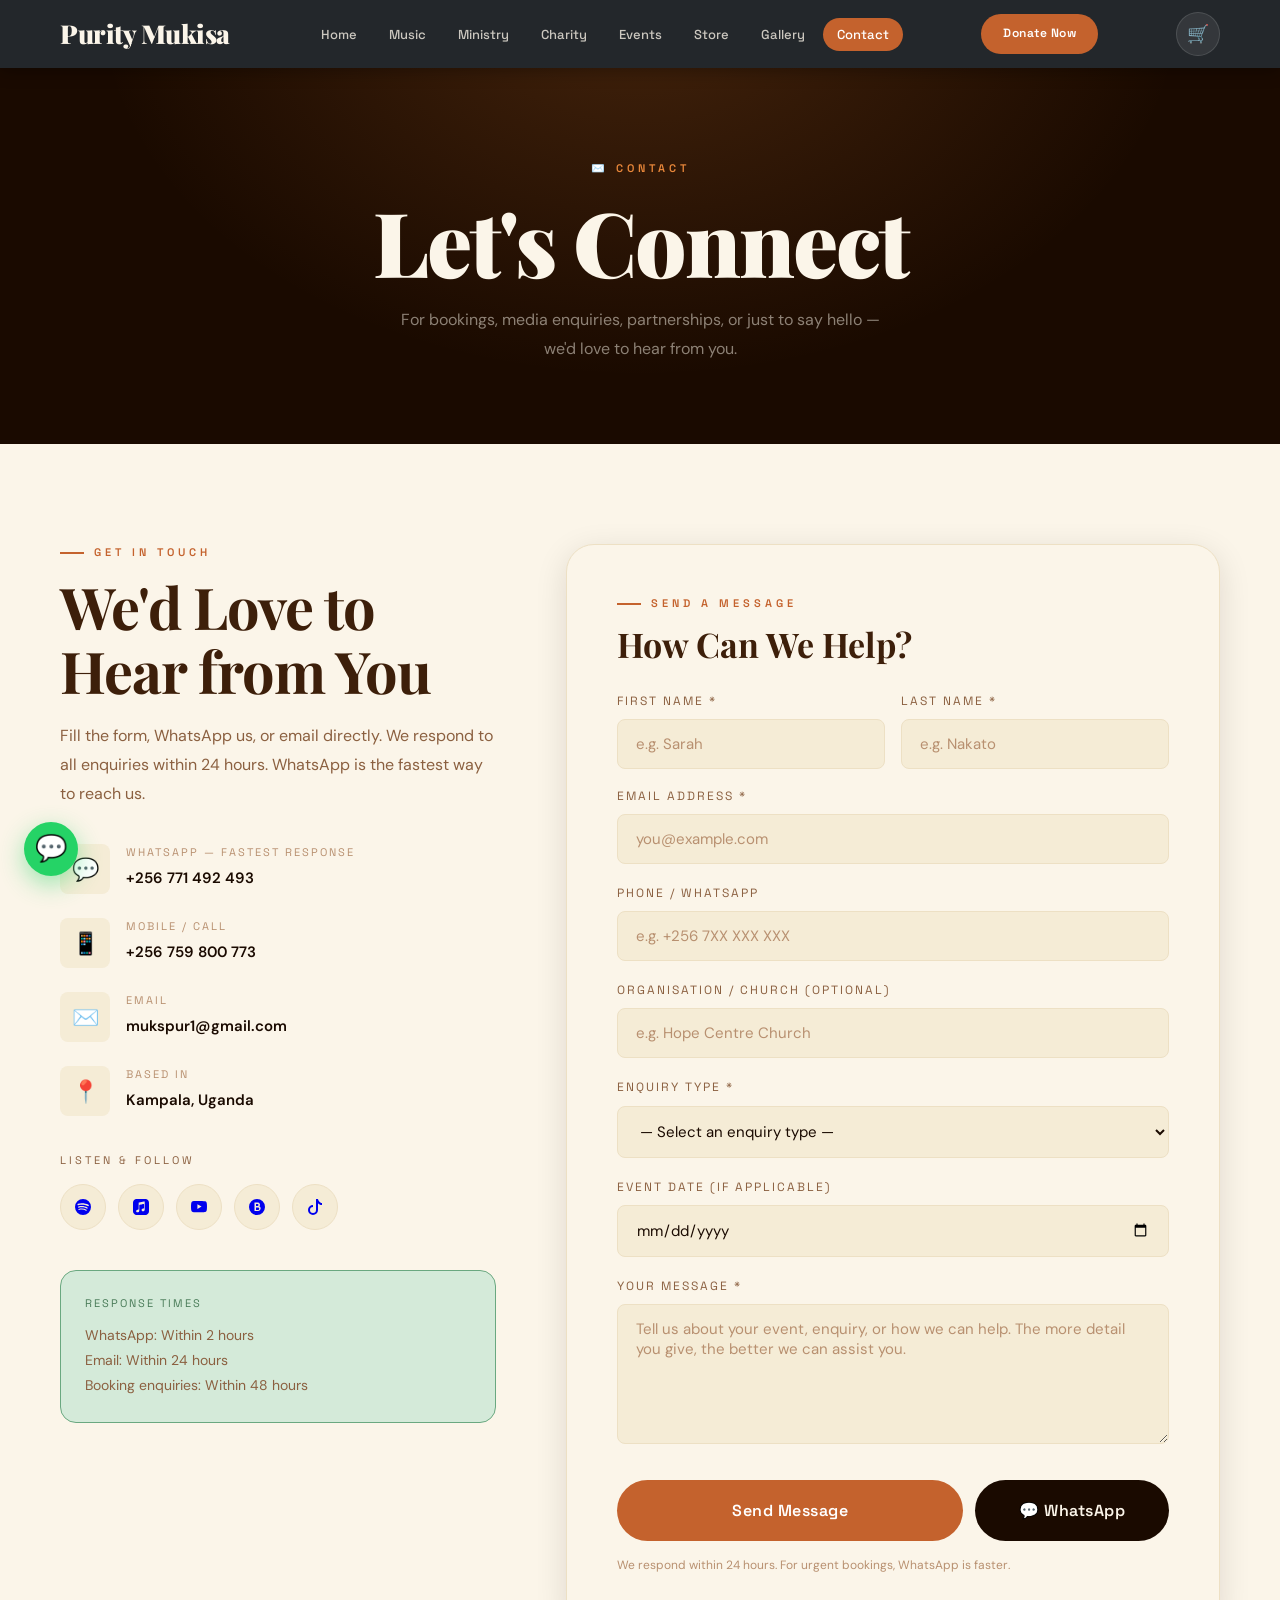
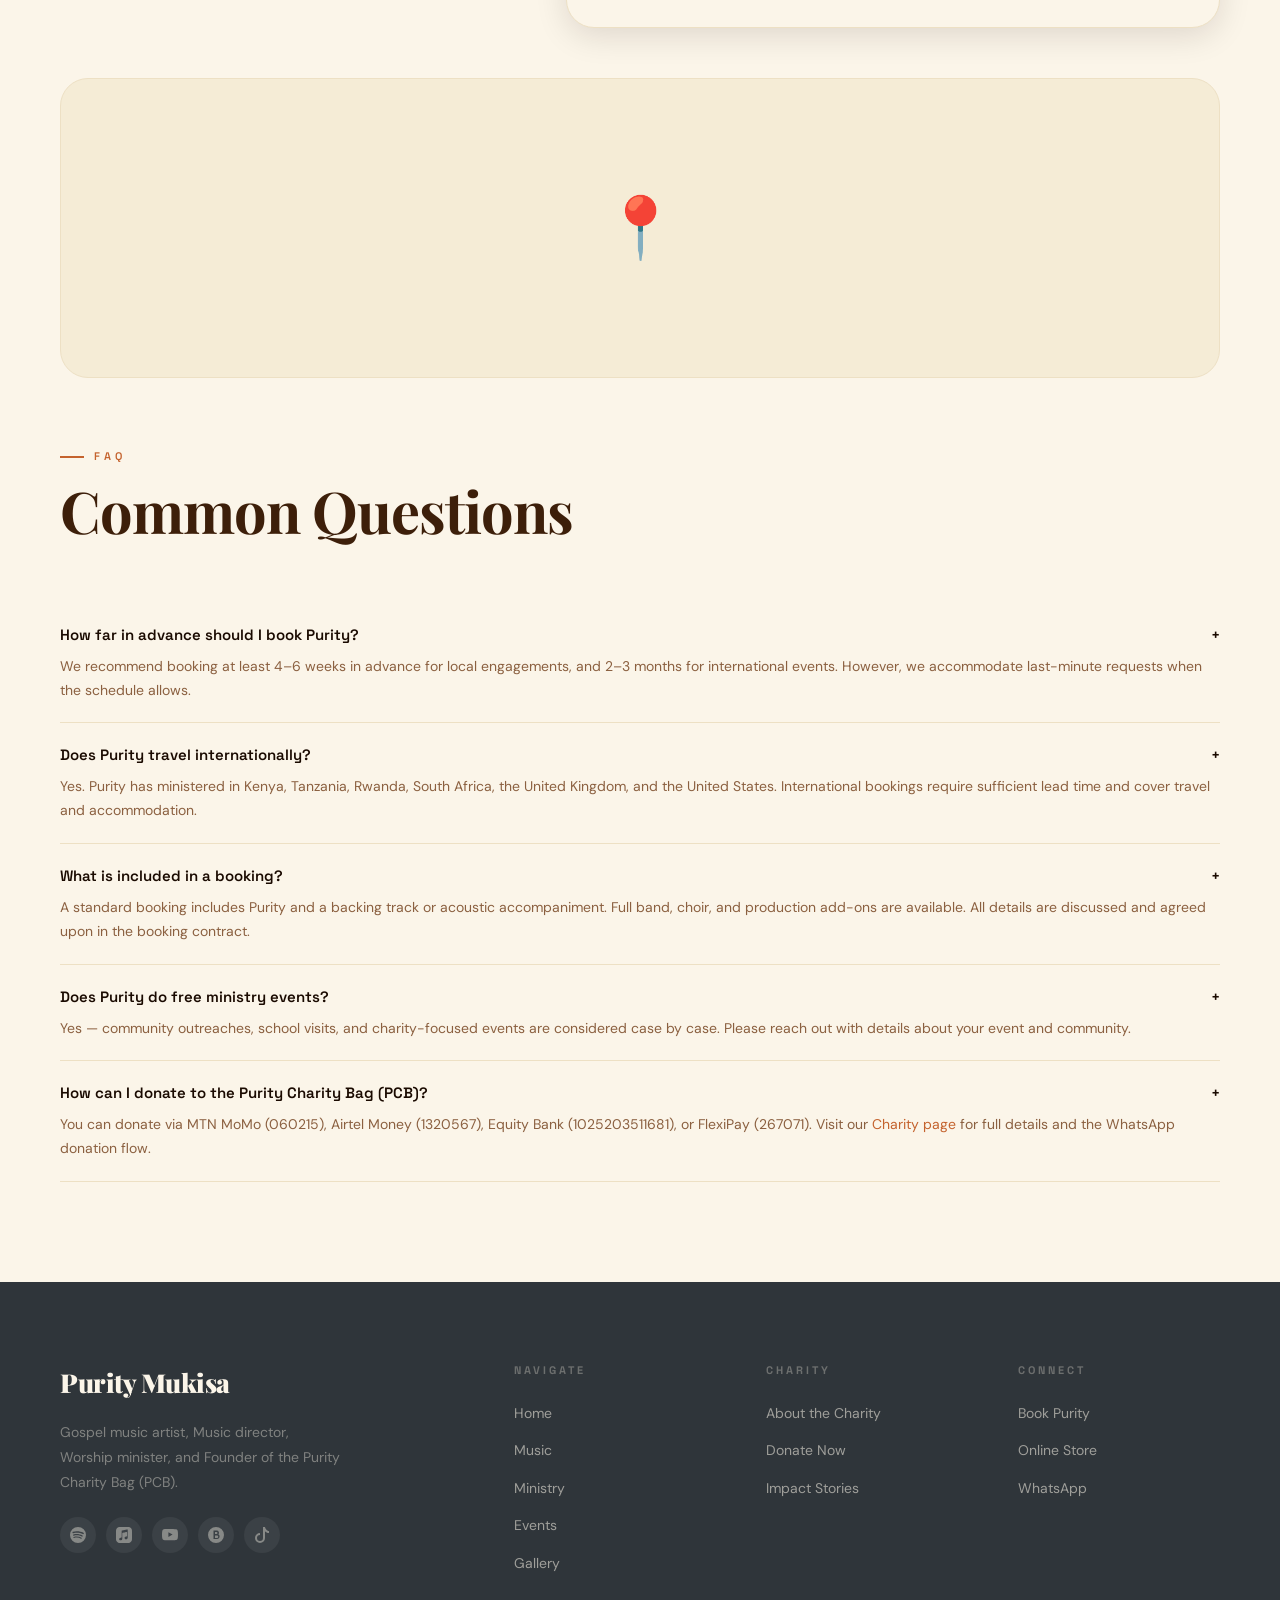
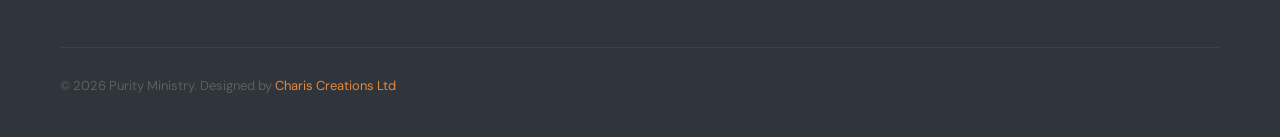
<file: contact.html>
<!DOCTYPE html>
<html lang="en">
<head>
<link rel="icon" href="/favicon.ico" sizes="any"/>
<link rel="icon" type="image/png" href="/assets/web/purity-favicon.png"/>
<link rel="apple-touch-icon" href="/assets/web/apple-touch-icon.png"/>
<meta property="og:image" content="https://puritymukisa.com/assets/web/og-purity.jpg"/>
<meta name="twitter:card" content="summary_large_image"/>
<meta name="twitter:image" content="https://puritymukisa.com/assets/web/og-purity.jpg"/>

<meta charset="UTF-8"/><meta name="viewport" content="width=device-width, initial-scale=1.0"/>
<title>Contact — Purity Ministry</title>
<link rel="stylesheet" href="styles.css?v=3"/>
<style>
.contact-grid { display:grid;grid-template-columns:1fr 1.5fr;gap:70px;align-items:start; }
.contact-form-card { background:var(--cream);border-radius:var(--radius-lg);padding:50px;border:1px solid var(--cream-deep);box-shadow:var(--shadow-md); }
.form-row-2 { display:grid;grid-template-columns:1fr 1fr;gap:16px; }
.social-contact-row { display:flex;gap:12px;flex-wrap:wrap;margin-top:8px; }
.social-contact-btn { width:46px;height:46px;border-radius:50%;background:var(--cream-dark);border:1px solid var(--cream-deep);display:flex;align-items:center;justify-content:center;font-size:20px;text-decoration:none;transition:var(--transition);cursor:pointer; }
.social-contact-btn:hover { background:var(--terra);border-color:var(--terra); }
.faq-item { border-bottom:1px solid var(--cream-deep);padding:20px 0; }
.faq-q { font-family:'Space Grotesk',sans-serif;font-weight:600;font-size:15px;color:var(--dark);margin-bottom:8px;cursor:pointer;display:flex;justify-content:space-between;align-items:center; }
.faq-a { font-size:14px;color:var(--text-muted);line-height:1.7; }
.map-box { background:var(--cream-dark);border-radius:var(--radius-lg);height:300px;display:flex;align-items:center;justify-content:center;font-size:60px;border:1px solid var(--cream-deep);margin-top:50px; }
@media(max-width:900px){.contact-grid{grid-template-columns:1fr;}.contact-form-card{padding:28px 20px;}.form-row-2{grid-template-columns:1fr;}}
</style>
</head>
<body>
<nav class="nav scrolled" id="nav">
  <div class="nav-inner">
    <a class="nav-logo" href="index.html">Purity Mukisa</a>
    <ul class="nav-links">
      <li><a href="index.html">Home</a></li><li><a href="music.html">Music</a></li>
      <li><a href="ministry.html">Ministry</a></li><li><a href="charity.html">Charity</a></li>
      <li><a href="events.html">Events</a></li><li><a href="store.html">Store</a></li>
      <li><a href="gallery.html">Gallery</a></li><li><a href="contact.html" class="active">Contact</a></li>
    </ul>
    <a class="btn btn-primary btn-sm" href="charity.html">Donate Now</a>
    <button class="cart-btn" type="button" data-cart-action="open" aria-label="View cart">🛒<span class="cart-count-badge empty">0</span></button>
    <div class="nav-hamburger" onclick="toggleMenu()"><span></span><span></span><span></span></div>
  </div>
</nav>
<div class="mobile-menu" id="mobileMenu">
  <button class="mobile-close" onclick="toggleMenu()">✕</button>
  <a href="index.html">Home</a><a href="music.html">Music</a><a href="ministry.html">Ministry</a>
  <a href="charity.html">Charity</a><a href="events.html">Events</a><a href="store.html">Store</a>
  <a href="gallery.html">Gallery</a><a href="contact.html">Contact</a>
</div>

<div class="page-hero">
  <div class="container" style="position:relative;z-index:1;">
    <div class="eyebrow">✉️ Contact</div>
    <h1>Let's Connect</h1>
    <p>For bookings, media enquiries, partnerships, or just to say hello — we'd love to hear from you.</p>
  </div>
</div>

<section class="section" style="background:var(--cream);">
  <div class="container">
    <div class="contact-grid">

      <!-- Contact Info -->
      <div class="fade-up">
        <div class="eyebrow">Get in Touch</div>
        <h2 style="margin-bottom:20px;">We'd Love to<br/>Hear from You</h2>
        <p style="margin-bottom:36px;">Fill the form, WhatsApp us, or email directly. We respond to all enquiries within 24 hours. WhatsApp is the fastest way to reach us.</p>

        <div class="contact-method"><div class="c-icon">💬</div><div><div class="c-label">WhatsApp — Fastest Response</div><div class="c-value"><a href="https://wa.me/256771492493" target="_blank" style="color:var(--dark);">+256 771 492 493</a></div></div></div>
        <div class="contact-method"><div class="c-icon">📱</div><div><div class="c-label">Mobile / Call</div><div class="c-value"><a href="tel:+256759800773" style="color:var(--dark);">+256 759 800 773</a></div></div></div>
        <div class="contact-method"><div class="c-icon">✉️</div><div><div class="c-label">Email</div><div class="c-value"><a href="mailto:mukspur1@gmail.com" style="color:var(--dark);">mukspur1@gmail.com</a></div></div></div>
        <div class="contact-method"><div class="c-icon">📍</div><div><div class="c-label">Based In</div><div class="c-value">Kampala, Uganda</div></div></div>

        <div style="margin-top:36px;margin-bottom:10px;">
          <div style="font-family:'Space Grotesk',sans-serif;font-size:11px;letter-spacing:3px;text-transform:uppercase;color:var(--text-muted);margin-bottom:14px;">Listen &amp; Follow</div>
          <div class="social-contact-row">
            <a class="social-contact-btn" href="https://open.spotify.com/artist/5dY3sCQgFWaGNixuBnQlW9" target="_blank" rel="noopener noreferrer" aria-label="Spotify" title="Spotify"><svg xmlns="http://www.w3.org/2000/svg" width="16" height="16" fill="currentColor" viewBox="0 0 16 16"><path d="M8 0a8 8 0 1 0 0 16A8 8 0 0 0 8 0m3.669 11.538a.5.5 0 0 1-.686.165c-1.879-1.147-4.243-1.407-7.028-.77a.499.499 0 0 1-.222-.973c3.048-.696 5.662-.397 7.77.892a.5.5 0 0 1 .166.686m.979-2.178a.624.624 0 0 1-.858.205c-2.15-1.321-5.428-1.704-7.972-.932a.625.625 0 0 1-.362-1.194c2.905-.881 6.517-.454 8.986 1.063a.624.624 0 0 1 .206.858m.084-2.268C10.154 5.56 5.9 5.419 3.438 6.166a.748.748 0 1 1-.434-1.432c2.826-.857 7.523-.692 10.492 1.07a.747.747 0 1 1-.764 1.288"/></svg></a>
            <a class="social-contact-btn" href="https://music.apple.com/ug/artist/purity-mukisa/1762441014" target="_blank" rel="noopener noreferrer" aria-label="Apple Music" title="Apple Music"><svg xmlns="http://www.w3.org/2000/svg" width="16" height="16" fill="currentColor" viewBox="0 0 16 16"><path fill-rule="evenodd" d="m10.995 0 .573.001q.241 0 .483.007c.35.01.705.03 1.051.093.352.063.68.166.999.329a3.36 3.36 0 0 1 1.47 1.468c.162.32.265.648.328 1 .063.347.084.7.093 1.051q.007.241.007.483l.001.573v5.99l-.001.573q0 .241-.008.483c-.01.35-.03.704-.092 1.05a3.5 3.5 0 0 1-.33 1 3.36 3.36 0 0 1-1.468 1.468 3.5 3.5 0 0 1-1 .33 7 7 0 0 1-1.05.092q-.241.007-.483.008l-.573.001h-5.99l-.573-.001q-.241 0-.483-.008a7 7 0 0 1-1.052-.092 3.6 3.6 0 0 1-.998-.33 3.36 3.36 0 0 1-1.47-1.468 3.6 3.6 0 0 1-.328-1 7 7 0 0 1-.093-1.05Q.002 11.81 0 11.568V5.005l.001-.573q0-.241.007-.483c.01-.35.03-.704.093-1.05a3.6 3.6 0 0 1 .329-1A3.36 3.36 0 0 1 1.9.431 3.5 3.5 0 0 1 2.896.1 7 7 0 0 1 3.95.008Q4.19.002 4.432 0h.573zm-.107 2.518-4.756.959H6.13a.66.66 0 0 0-.296.133.5.5 0 0 0-.16.31c-.004.027-.01.08-.01.16v5.952c0 .14-.012.275-.106.39-.095.115-.21.15-.347.177l-.31.063c-.393.08-.65.133-.881.223a1.4 1.4 0 0 0-.519.333 1.25 1.25 0 0 0-.332.995c.031.297.166.582.395.792.156.142.35.25.578.296.236.047.49.031.858-.043.196-.04.38-.102.555-.205a1.4 1.4 0 0 0 .438-.405 1.5 1.5 0 0 0 .233-.55c.042-.202.052-.386.052-.588V6.347c0-.276.08-.35.302-.404.024-.005 3.954-.797 4.138-.833.257-.049.378.025.378.294v3.524c0 .14-.001.28-.096.396-.094.115-.211.15-.348.178l-.31.062c-.393.08-.649.133-.88.223a1.4 1.4 0 0 0-.52.334 1.26 1.26 0 0 0-.34.994c.03.297.174.582.404.792a1.2 1.2 0 0 0 .577.294c.237.048.49.03.858-.044.197-.04.381-.098.556-.202a1.4 1.4 0 0 0 .438-.405q.173-.252.233-.549a2.7 2.7 0 0 0 .044-.589V2.865c0-.273-.143-.443-.4-.42-.04.003-.383.064-.424.073"/></svg></a>
            <a class="social-contact-btn" href="https://www.youtube.com/@PureMe11" target="_blank" rel="noopener noreferrer" aria-label="YouTube" title="YouTube"><svg xmlns="http://www.w3.org/2000/svg" width="16" height="16" fill="currentColor" viewBox="0 0 16 16"><path d="M8.051 1.999h.089c.822.003 4.987.033 6.11.335a2.01 2.01 0 0 1 1.415 1.42c.101.38.172.883.22 1.402l.01.104.022.26.008.104c.065.914.073 1.77.074 1.957v.075c-.001.194-.01 1.108-.082 2.06l-.008.105-.009.104c-.05.572-.124 1.14-.235 1.558a2.01 2.01 0 0 1-1.415 1.42c-1.16.312-5.569.334-6.18.335h-.142c-.309 0-1.587-.006-2.927-.052l-.17-.006-.087-.004-.171-.007-.171-.007c-1.11-.049-2.167-.128-2.654-.26a2.01 2.01 0 0 1-1.415-1.419c-.111-.417-.185-.986-.235-1.558L.09 9.82l-.008-.104A31 31 0 0 1 0 7.68v-.123c.002-.215.01-.958.064-1.778l.007-.103.003-.052.008-.104.022-.26.01-.104c.048-.519.119-1.023.22-1.402a2.01 2.01 0 0 1 1.415-1.42c.487-.13 1.544-.21 2.654-.26l.17-.007.172-.006.086-.003.171-.007A100 100 0 0 1 7.858 2zM6.4 5.209v4.818l4.157-2.408z"/></svg></a>
            <a class="social-contact-btn" href="https://www.boomplay.com/share/artist/95971295" target="_blank" rel="noopener noreferrer" aria-label="Boomplay" title="Boomplay"><svg xmlns="http://www.w3.org/2000/svg" width="16" height="16" fill="currentColor" viewBox="0 0 16 16"><path d="M8 0a8 8 0 1 0 0 16A8 8 0 0 0 8 0M5.5 3.5h3.25a2.25 2.25 0 0 1 1.6 3.84A2.5 2.5 0 0 1 9 12H5.5zm1.5 1.5v2H8.5a1 1 0 1 0 0-2zm0 3.5v2.5H9a1.25 1.25 0 0 0 0-2.5z"/></svg></a>
            <a class="social-contact-btn" href="https://www.tiktok.com/@puritymukisa11" target="_blank" rel="noopener noreferrer" aria-label="TikTok" title="TikTok"><svg xmlns="http://www.w3.org/2000/svg" width="16" height="16" fill="currentColor" viewBox="0 0 16 16"><path d="M9 0h1.98c.144.715.54 1.617 1.235 2.512C12.895 3.389 13.797 4 15 4v2c-1.753 0-3.07-.814-4-1.829V11a5 5 0 1 1-5-5v2a3 3 0 1 0 3 3z"/></svg></a>
          </div>
        </div>

        <div style="margin-top:40px;background:var(--sage-pale);border-radius:var(--radius-md);padding:24px;border:1px solid var(--sage-light);">
          <div style="font-family:'Space Grotesk',sans-serif;font-size:11px;letter-spacing:2px;text-transform:uppercase;color:var(--sage);margin-bottom:10px;">Response Times</div>
          <div style="font-size:14px;color:var(--text-muted);line-height:1.8;">WhatsApp: Within 2 hours<br/>Email: Within 24 hours<br/>Booking enquiries: Within 48 hours</div>
        </div>
      </div>

      <!-- Contact Form -->
      <div class="contact-form-card fade-up">
        <div class="eyebrow">Send a Message</div>
        <h3 style="margin-bottom:28px;">How Can We Help?</h3>
        <div class="form-row-2" style="margin-bottom:18px;">
          <div class="form-group" style="margin:0;"><label class="label-dark">First Name *</label><input id="cf-first" class="input-light" placeholder="e.g. Sarah"/></div>
          <div class="form-group" style="margin:0;"><label class="label-dark">Last Name *</label><input id="cf-last" class="input-light" placeholder="e.g. Nakato"/></div>
        </div>
        <div class="form-group"><label class="label-dark">Email Address *</label><input id="cf-email" class="input-light" type="email" placeholder="you@example.com"/></div>
        <div class="form-group"><label class="label-dark">Phone / WhatsApp</label><input id="cf-phone" class="input-light" placeholder="e.g. +256 7XX XXX XXX"/></div>
        <div class="form-group"><label class="label-dark">Organisation / Church (optional)</label><input id="cf-org" class="input-light" placeholder="e.g. Hope Centre Church"/></div>
        <div class="form-group">
          <label class="label-dark">Enquiry Type *</label>
          <select id="cf-type" class="input-light">
            <option value="">— Select an enquiry type —</option>
            <option>Concert / Show Booking</option>
            <option>Church / Ministry Booking</option>
            <option>Conference / Crusade Booking</option>
            <option>School / Campus Outreach</option>
            <option>TV / Radio / Media</option>
            <option>Charity / Foundation Partnership</option>
            <option>Store / Products Order</option>
            <option>Press / Interview Request</option>
            <option>Prayer Request</option>
            <option>General Enquiry</option>
          </select>
        </div>
        <div class="form-group">
          <label class="label-dark">Event Date (if applicable)</label>
          <input id="cf-date" class="input-light" type="date"/>
        </div>
        <div class="form-group" style="margin-bottom:28px;">
          <label class="label-dark">Your Message *</label>
          <textarea id="cf-msg" class="input-light" style="min-height:140px;" placeholder="Tell us about your event, enquiry, or how we can help. The more detail you give, the better we can assist you."></textarea>
        </div>
        <div style="display:flex;gap:12px;flex-wrap:wrap;">
          <button class="btn btn-primary btn-lg" style="flex:1;justify-content:center;" onclick="submitForm()">Send Message</button>
          <a class="btn btn-dark btn-lg" href="https://wa.me/256771492493?text=Hi%20Purity!%20I%20found%20your%20website%20and%20would%20like%20to%20enquire." target="_blank">💬 WhatsApp</a>
        </div>
        <p style="font-size:12px;color:var(--text-light);margin-top:14px;">We respond within 24 hours. For urgent bookings, WhatsApp is faster.</p>

        <!-- Success Message -->
        <div id="successMsg" style="display:none;margin-top:20px;background:var(--sage-pale);border-radius:var(--radius-md);padding:20px;border:1px solid var(--sage-light);text-align:center;">
          <div style="font-size:32px;margin-bottom:8px;">✅</div>
          <div style="font-family:'Space Grotesk',sans-serif;font-weight:600;color:var(--sage);margin-bottom:4px;">Message Sent!</div>
          <div style="font-size:13px;color:var(--text-muted);">We'll get back to you within 24 hours. God bless you!</div>
        </div>
      </div>

    </div>

    <!-- Map Box -->
    <div class="map-box fade-up">📍</div>

    <!-- FAQ -->
    <div class="section-header fade-up" style="margin-top:70px;"><div class="eyebrow">FAQ</div><h2>Common Questions</h2></div>
    <div class="fade-up">
      <div class="faq-item"><div class="faq-q" onclick="toggleFaq(this)">How far in advance should I book Purity? <span>+</span></div><div class="faq-a">We recommend booking at least 4–6 weeks in advance for local engagements, and 2–3 months for international events. However, we accommodate last-minute requests when the schedule allows.</div></div>
      <div class="faq-item"><div class="faq-q" onclick="toggleFaq(this)">Does Purity travel internationally? <span>+</span></div><div class="faq-a">Yes. Purity has ministered in Kenya, Tanzania, Rwanda, South Africa, the United Kingdom, and the United States. International bookings require sufficient lead time and cover travel and accommodation.</div></div>
      <div class="faq-item"><div class="faq-q" onclick="toggleFaq(this)">What is included in a booking? <span>+</span></div><div class="faq-a">A standard booking includes Purity and a backing track or acoustic accompaniment. Full band, choir, and production add-ons are available. All details are discussed and agreed upon in the booking contract.</div></div>
      <div class="faq-item"><div class="faq-q" onclick="toggleFaq(this)">Does Purity do free ministry events? <span>+</span></div><div class="faq-a">Yes — community outreaches, school visits, and charity-focused events are considered case by case. Please reach out with details about your event and community.</div></div>
      <div class="faq-item"><div class="faq-q" onclick="toggleFaq(this)">How can I donate to the Purity Charity Bag (PCB)? <span>+</span></div><div class="faq-a">You can donate via MTN MoMo (060215), Airtel Money (1320567), Equity Bank (1025203511681), or FlexiPay (267071). Visit our <a href="charity.html" style="color:var(--terra);">Charity page</a> for full details and the WhatsApp donation flow.</div></div>
    </div>

  </div>
</section>

<footer class="footer">
  <div class="container">
    <div class="footer-grid">
      <div class="footer-brand"><a class="nav-logo" href="index.html" style="color:var(--cream);">Purity Mukisa</a><p>Gospel music artist, Music director, Worship minister, and Founder of the Purity Charity Bag (PCB).</p><div class="social-row" style="margin-top:22px;"><a class="social-btn" href="https://open.spotify.com/artist/5dY3sCQgFWaGNixuBnQlW9" target="_blank" rel="noopener noreferrer" aria-label="Spotify" title="Spotify"><svg xmlns="http://www.w3.org/2000/svg" width="16" height="16" fill="currentColor" viewBox="0 0 16 16"><path d="M8 0a8 8 0 1 0 0 16A8 8 0 0 0 8 0m3.669 11.538a.5.5 0 0 1-.686.165c-1.879-1.147-4.243-1.407-7.028-.77a.499.499 0 0 1-.222-.973c3.048-.696 5.662-.397 7.77.892a.5.5 0 0 1 .166.686m.979-2.178a.624.624 0 0 1-.858.205c-2.15-1.321-5.428-1.704-7.972-.932a.625.625 0 0 1-.362-1.194c2.905-.881 6.517-.454 8.986 1.063a.624.624 0 0 1 .206.858m.084-2.268C10.154 5.56 5.9 5.419 3.438 6.166a.748.748 0 1 1-.434-1.432c2.826-.857 7.523-.692 10.492 1.07a.747.747 0 1 1-.764 1.288"/></svg></a><a class="social-btn" href="https://music.apple.com/ug/artist/purity-mukisa/1762441014" target="_blank" rel="noopener noreferrer" aria-label="Apple Music" title="Apple Music"><svg xmlns="http://www.w3.org/2000/svg" width="16" height="16" fill="currentColor" viewBox="0 0 16 16"><path fill-rule="evenodd" d="m10.995 0 .573.001q.241 0 .483.007c.35.01.705.03 1.051.093.352.063.68.166.999.329a3.36 3.36 0 0 1 1.47 1.468c.162.32.265.648.328 1 .063.347.084.7.093 1.051q.007.241.007.483l.001.573v5.99l-.001.573q0 .241-.008.483c-.01.35-.03.704-.092 1.05a3.5 3.5 0 0 1-.33 1 3.36 3.36 0 0 1-1.468 1.468 3.5 3.5 0 0 1-1 .33 7 7 0 0 1-1.05.092q-.241.007-.483.008l-.573.001h-5.99l-.573-.001q-.241 0-.483-.008a7 7 0 0 1-1.052-.092 3.6 3.6 0 0 1-.998-.33 3.36 3.36 0 0 1-1.47-1.468 3.6 3.6 0 0 1-.328-1 7 7 0 0 1-.093-1.05Q.002 11.81 0 11.568V5.005l.001-.573q0-.241.007-.483c.01-.35.03-.704.093-1.05a3.6 3.6 0 0 1 .329-1A3.36 3.36 0 0 1 1.9.431 3.5 3.5 0 0 1 2.896.1 7 7 0 0 1 3.95.008Q4.19.002 4.432 0h.573zm-.107 2.518-4.756.959H6.13a.66.66 0 0 0-.296.133.5.5 0 0 0-.16.31c-.004.027-.01.08-.01.16v5.952c0 .14-.012.275-.106.39-.095.115-.21.15-.347.177l-.31.063c-.393.08-.65.133-.881.223a1.4 1.4 0 0 0-.519.333 1.25 1.25 0 0 0-.332.995c.031.297.166.582.395.792.156.142.35.25.578.296.236.047.49.031.858-.043.196-.04.38-.102.555-.205a1.4 1.4 0 0 0 .438-.405 1.5 1.5 0 0 0 .233-.55c.042-.202.052-.386.052-.588V6.347c0-.276.08-.35.302-.404.024-.005 3.954-.797 4.138-.833.257-.049.378.025.378.294v3.524c0 .14-.001.28-.096.396-.094.115-.211.15-.348.178l-.31.062c-.393.08-.649.133-.88.223a1.4 1.4 0 0 0-.52.334 1.26 1.26 0 0 0-.34.994c.03.297.174.582.404.792a1.2 1.2 0 0 0 .577.294c.237.048.49.03.858-.044.197-.04.381-.098.556-.202a1.4 1.4 0 0 0 .438-.405q.173-.252.233-.549a2.7 2.7 0 0 0 .044-.589V2.865c0-.273-.143-.443-.4-.42-.04.003-.383.064-.424.073"/></svg></a><a class="social-btn" href="https://www.youtube.com/@PureMe11" target="_blank" rel="noopener noreferrer" aria-label="YouTube" title="YouTube"><svg xmlns="http://www.w3.org/2000/svg" width="16" height="16" fill="currentColor" viewBox="0 0 16 16"><path d="M8.051 1.999h.089c.822.003 4.987.033 6.11.335a2.01 2.01 0 0 1 1.415 1.42c.101.38.172.883.22 1.402l.01.104.022.26.008.104c.065.914.073 1.77.074 1.957v.075c-.001.194-.01 1.108-.082 2.06l-.008.105-.009.104c-.05.572-.124 1.14-.235 1.558a2.01 2.01 0 0 1-1.415 1.42c-1.16.312-5.569.334-6.18.335h-.142c-.309 0-1.587-.006-2.927-.052l-.17-.006-.087-.004-.171-.007-.171-.007c-1.11-.049-2.167-.128-2.654-.26a2.01 2.01 0 0 1-1.415-1.419c-.111-.417-.185-.986-.235-1.558L.09 9.82l-.008-.104A31 31 0 0 1 0 7.68v-.123c.002-.215.01-.958.064-1.778l.007-.103.003-.052.008-.104.022-.26.01-.104c.048-.519.119-1.023.22-1.402a2.01 2.01 0 0 1 1.415-1.42c.487-.13 1.544-.21 2.654-.26l.17-.007.172-.006.086-.003.171-.007A100 100 0 0 1 7.858 2zM6.4 5.209v4.818l4.157-2.408z"/></svg></a><a class="social-btn" href="https://www.boomplay.com/share/artist/95971295" target="_blank" rel="noopener noreferrer" aria-label="Boomplay" title="Boomplay"><svg xmlns="http://www.w3.org/2000/svg" width="16" height="16" fill="currentColor" viewBox="0 0 16 16"><path d="M8 0a8 8 0 1 0 0 16A8 8 0 0 0 8 0M5.5 3.5h3.25a2.25 2.25 0 0 1 1.6 3.84A2.5 2.5 0 0 1 9 12H5.5zm1.5 1.5v2H8.5a1 1 0 1 0 0-2zm0 3.5v2.5H9a1.25 1.25 0 0 0 0-2.5z"/></svg></a><a class="social-btn" href="https://www.tiktok.com/@puritymukisa11" target="_blank" rel="noopener noreferrer" aria-label="TikTok" title="TikTok"><svg xmlns="http://www.w3.org/2000/svg" width="16" height="16" fill="currentColor" viewBox="0 0 16 16"><path d="M9 0h1.98c.144.715.54 1.617 1.235 2.512C12.895 3.389 13.797 4 15 4v2c-1.753 0-3.07-.814-4-1.829V11a5 5 0 1 1-5-5v2a3 3 0 1 0 3 3z"/></svg></a></div></div>
      <div class="footer-col"><h5>Navigate</h5><ul class="footer-links"><li><a href="index.html">Home</a></li><li><a href="music.html">Music</a></li><li><a href="ministry.html">Ministry</a></li><li><a href="events.html">Events</a></li><li><a href="gallery.html">Gallery</a></li></ul></div>
      <div class="footer-col"><h5>Charity</h5><ul class="footer-links"><li><a href="charity.html">About the Charity</a></li><li><a href="charity.html">Donate Now</a></li><li><a href="charity.html">Impact Stories</a></li></ul></div>
      <div class="footer-col"><h5>Connect</h5><ul class="footer-links"><li><a href="contact.html">Book Purity</a></li><li><a href="store.html">Online Store</a></li><li><a href="https://wa.me/256771492493" target="_blank">WhatsApp</a></li></ul></div>
    </div>
    <div class="footer-bottom"><div class="footer-copy">© 2026 Purity Ministry. Designed by <a href="https://chariscreationsltd.com" style="color:var(--amber);">Charis Creations Ltd</a></div></div>
  </div>
</footer>
<div class="floating-player" id="player"><div class="fp-art">🎵</div><div class="fp-info"><div class="fp-title">Niwewe</div><div class="fp-sub">Purity Mukisa · Yenze</div></div><div class="fp-ctrl"><button class="fp-btn">⏮</button><button class="fp-play" id="fpBtn">▶</button><button class="fp-btn">⏭</button></div></div>
<a class="wa-float" href="https://wa.me/256771492493" target="_blank">💬</a>
<script src="cart.js?v=2.2" defer></script>
<script>
function toggleMenu(){document.getElementById('mobileMenu').classList.toggle('open');}
function submitForm(){
  var g=function(id){var e=document.getElementById(id);return e?e.value.trim():'';};
  var first=g('cf-first'), last=g('cf-last'), email=g('cf-email'), phone=g('cf-phone'), org=g('cf-org'), type=g('cf-type'), date=g('cf-date'), msg=g('cf-msg');
  if(!first||!email||!msg){ alert('Please add your name, email and a short message so we can help you.'); return; }
  var lines=['New enquiry from puritymukisa.com','','Name: '+first+(last?(' '+last):''),'Email: '+email];
  if(phone) lines.push('Phone: '+phone);
  if(org) lines.push('Organisation: '+org);
  if(type) lines.push('Enquiry type: '+type);
  if(date) lines.push('Event date: '+date);
  lines.push('','Message:',msg);
  var url='https://wa.me/256771492493?text='+encodeURIComponent(lines.join('\n'));
  var s=document.getElementById('successMsg'); if(s){ s.style.display='block'; window.scrollTo({top:s.offsetTop-100,behavior:'smooth'}); }
  var win=window.open(url,'_blank');
  if(!win){ window.location.href=url; }  // popup blocked -> open in same tab (always works)
}
function toggleFaq(el){const a=el.nextElementSibling;const open=a.style.display==='block';document.querySelectorAll('.faq-a').forEach(x=>{x.style.display='none';});document.querySelectorAll('.faq-q span').forEach(x=>{x.textContent='+';});if(!open){a.style.display='block';el.querySelector('span').textContent='−';}}
document.getElementById('fpBtn').addEventListener('click',function(){this.textContent=this.textContent==='▶'?'⏸':'▶';document.getElementById('player').classList.add('up');});
const obs=new IntersectionObserver(e=>e.forEach(x=>{if(x.isIntersecting)x.target.classList.add('visible')}),{threshold:0.1});
document.querySelectorAll('.fade-up').forEach(el=>obs.observe(el));
</script>
<!-- Cart Drawer -->
<div class="cart-overlay" id="cartOverlay" onclick="if(window.CartUI)CartUI.close()"></div>
<aside class=
</file>
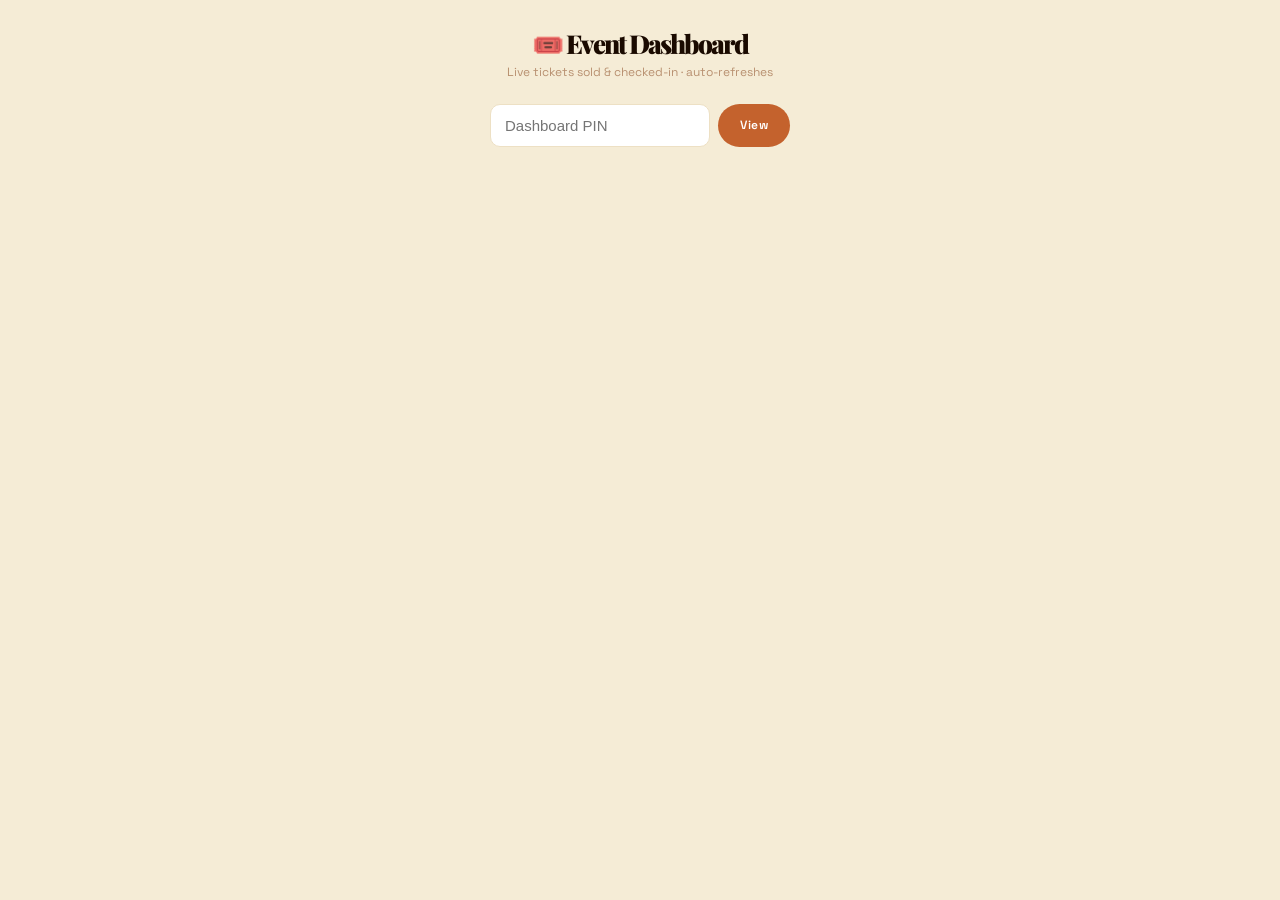
<file: dashboard.html>
<!DOCTYPE html>
<html lang="en">
<head>
<link rel="icon" href="/favicon.ico" sizes="any"/>
<link rel="icon" type="image/png" href="/assets/web/purity-favicon.png"/>
<link rel="apple-touch-icon" href="/assets/web/apple-touch-icon.png"/>
<meta property="og:image" content="https://puritymukisa.com/assets/web/og-purity.jpg"/>
<meta name="twitter:card" content="summary_large_image"/>
<meta name="twitter:image" content="https://puritymukisa.com/assets/web/og-purity.jpg"/>

<meta charset="UTF-8"/><meta name="viewport" content="width=device-width, initial-scale=1.0"/>
<title>Event Dashboard — Purity Mukisa Tickets</title>
<link rel="stylesheet" href="styles.css?v=3"/>
<style>
body{ background:var(--cream-dark); }
.dash{ max-width:760px; margin:0 auto; padding:30px 18px 70px; }
h1{ font-family:'Playfair Display',serif; color:var(--dark); text-align:center; font-size:26px; margin-bottom:4px; }
.sub{ text-align:center; color:var(--text-light); font-family:'Space Grotesk',sans-serif; font-size:12px; margin-bottom:22px; }
.gate{ display:flex; gap:8px; justify-content:center; margin-bottom:22px; }
.gate input{ padding:12px 14px; border:1px solid var(--cream-deep); border-radius:10px; font-size:15px; }
.ev-card{ background:var(--cream); border:1px solid var(--cream-deep); border-radius:var(--radius-lg); padding:22px; margin-bottom:18px; }
.ev-title{ font-family:'Playfair Display',serif; font-size:20px; font-weight:700; color:var(--dark); }
.ev-status{ font-family:'Space Grotesk',sans-serif; font-size:10px; letter-spacing:1.5px; text-transform:uppercase; color:var(--terra); }
.metrics{ display:grid; grid-template-columns:repeat(4,1fr); gap:10px; margin:16px 0; }
.metric{ background:var(--cream-dark); border-radius:10px; padding:12px; text-align:center; }
.metric .n{ font-family:'Playfair Display',serif; font-size:24px; font-weight:800; color:var(--dark); line-height:1; }
.metric .l{ font-family:'Space Grotesk',sans-serif; font-size:10px; letter-spacing:1px; text-transform:uppercase; color:var(--text-light); margin-top:5px; }
.bar{ height:8px; background:var(--cream-deep); border-radius:6px; overflow:hidden; margin:4px 0 14px; }
.bar > span{ display:block; height:100%; background:var(--sage); }
.tier{ display:flex; justify-content:space-between; font-family:'Space Grotesk',sans-serif; font-size:13px; padding:7px 0; border-top:1px solid var(--cream-deep); color:var(--text-muted); }
@media(max-width:560px){ .metrics{ grid-template-columns:repeat(2,1fr); } }
</style>
</head>
<body>
<div class="dash">
  <h1>🎟️ Event Dashboard</h1>
  <div class="sub" id="sub">Live tickets sold & checked-in · auto-refreshes</div>
  <div class="gate">
    <input id="pin" type="password" placeholder="Dashboard PIN"/>
    <button class="btn btn-primary btn-sm" id="go" type="button">View</button>
  </div>
  <div id="out"></div>
</div>
<script>
const SUPABASE_URL='https://facffdxpdzydudjaujpj.supabase.co';
const SUPABASE_KEY='sb_publishable_uwJ8zN20MVQSsVWyQRQ3Mw_YUsFDoLO';
const FN=SUPABASE_URL+'/functions/v1';
const out=document.getElementById('out'), sub=document.getElementById('sub'), pinEl=document.getElementById('pin');
pinEl.value=sessionStorage.getItem('dashPin')||'';
const fmt=n=>'UGX '+(Number(n)||0).toLocaleString('en-US');
const esc=s=>String(s==null?'':s).replace(/[&<>"]/g,c=>({'&':'&amp;','<':'&lt;','>':'&gt;','"':'&quot;'}[c]));
let timer=null;
async function load(){
  const pin=pinEl.value.trim(); if(!pin){ out.innerHTML='<p style="text-align:center;color:var(--text-light);">Enter the PIN to view.</p>'; return; }
  sessionStorage.setItem('dashPin',pin);
  try{
    const r=await fetch(FN+'/event-stats',{method:'POST',headers:{'Content-Type':'application/json','apikey':SUPABASE_KEY,'Authorization':'Bearer '+SUPABASE_KEY},body:JSON.stringify({pin})});
    const d=await r.json();
    if(r.status===401){ out.innerHTML='<p style="text-align:center;color:#b23b3b;">Wrong PIN.</p>'; return; }
    if(!r.ok){ out.innerHTML='<p style="text-align:center;color:#b23b3b;">'+esc(d.error||'Error')+'</p>'; return; }
    render(d.events||[]);
    sub.textContent='Updated '+new Date().toLocaleTimeString()+' · auto-refreshes every 15s';
    if(!timer) timer=setInterval(load,15000);
  }catch(e){ out.innerHTML='<p style="text-align:center;color:#b23b3b;">Network error.</p>'; }
}
function render(events){
  if(!events.length){ out.innerHTML='<p style="text-align:center;color:var(--text-light);">No events yet.</p>'; return; }
  out.innerHTML=events.map(e=>{
    const cap=e.capacity||0, sold=e.sold||0, cin=e.checked_in||0;
    const pct=cap?Math.min(100,Math.round(sold/cap*100)):0;
    const tiers=(e.tiers||[]).map(t=>`<div class="tier"><span>${esc(t.name)} · ${fmt(t.price)}</span><span>${t.sold}${t.capacity?(' / '+t.capacity):''} sold</span></div>`).join('');
    return `<div class="ev-card">
      <div class="ev-status">${esc(e.status)}</div>
      <div class="ev-title">${esc(e.event)}</div>
      <div class="metrics">
        <div class="metric"><div class="n">${sold}</div><div class="l">Sold</div></div>
        <div class="metric"><div class="n">${cin}</div><div class="l">Checked in</div></div>
        <div class="metric"><div class="n">${cap?Math.max(cap-sold,0):'∞'}</div><div class="l">Remaining</div></div>
        <div class="metric"><div class="n" style="font-size:17px;">${fmt(e.revenue_ugx)}</div><div class="l">Revenue</div></div>
      </div>
      ${cap?`<div class="bar"><span style="width:${pct}%"></span></div>`:''}
      ${tiers}
    </div>`;
  }).join('');
}
document.getElementById('go').addEventListener('click',load);
pinEl.addEventListener('keydown',e=>{ if(e.key==='Enter') load(); });
if(pinEl.value) load();
</script>
</body>
</html>
</file>
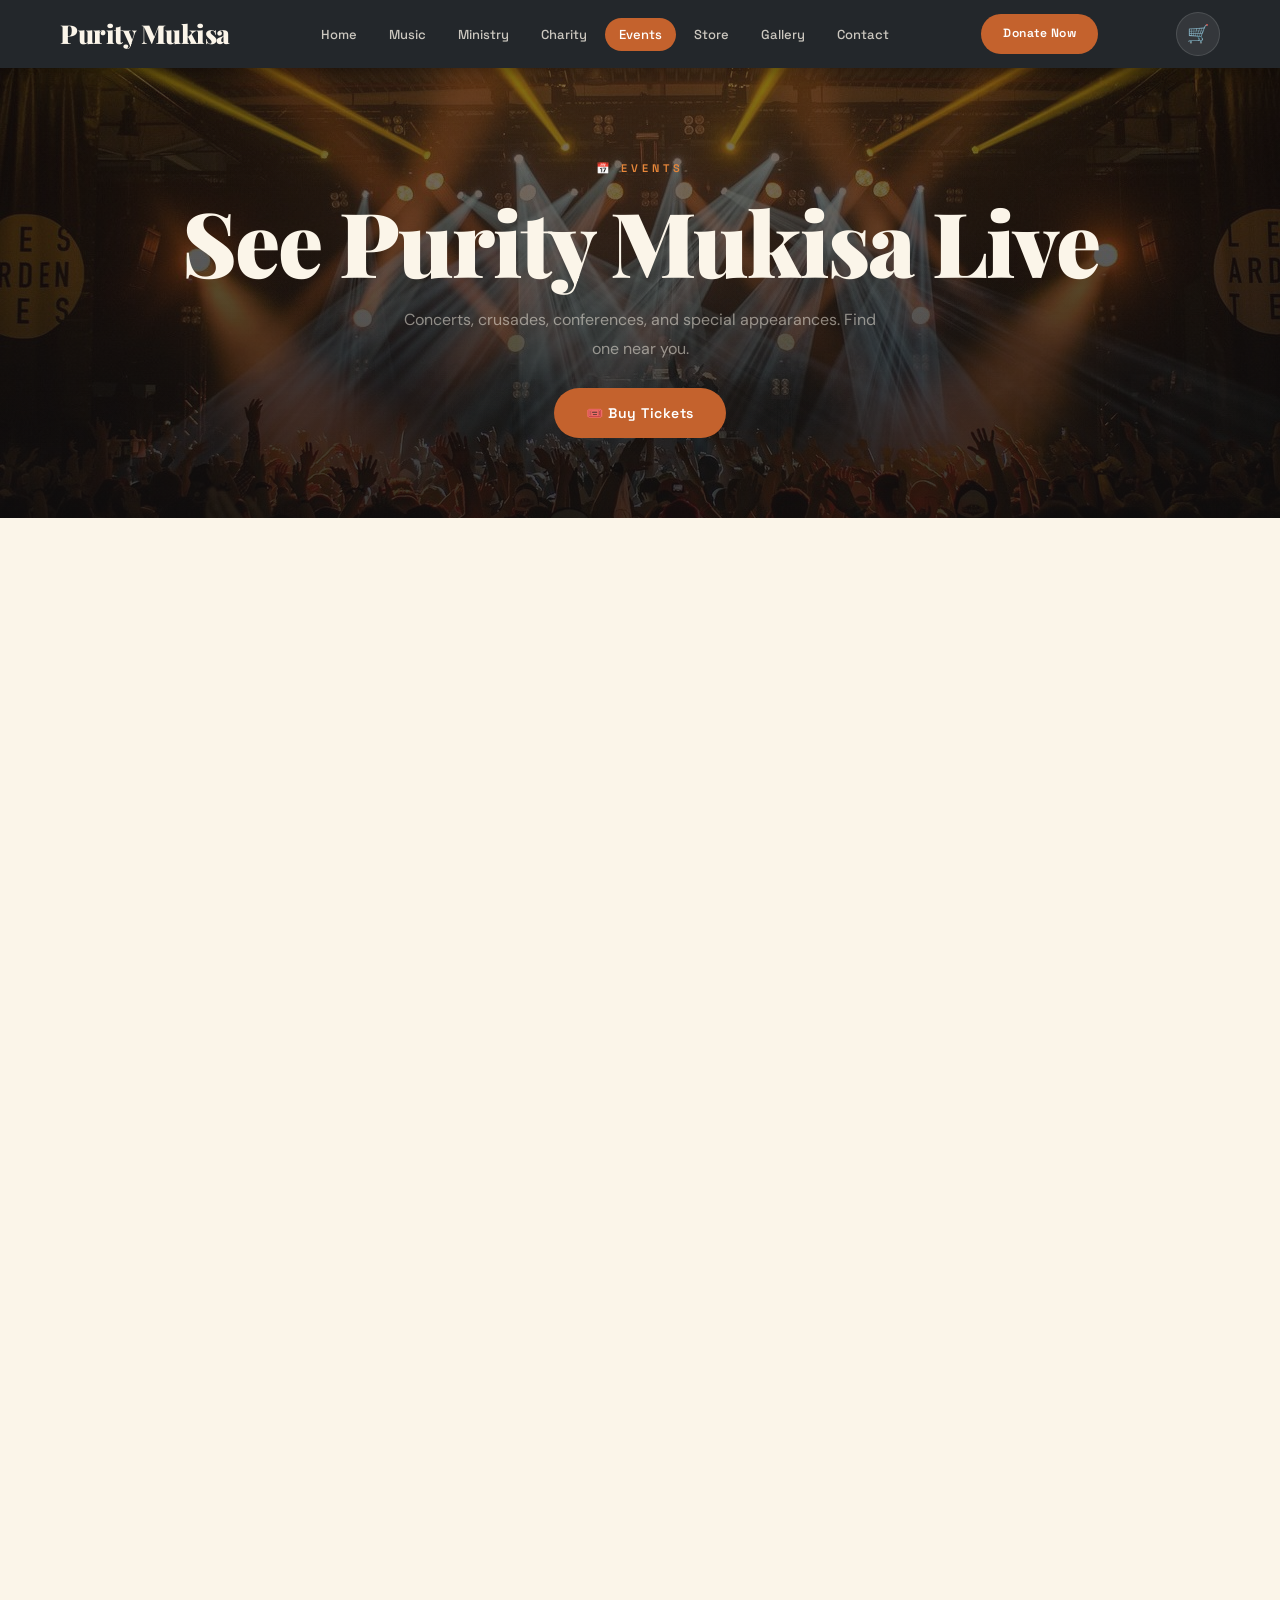
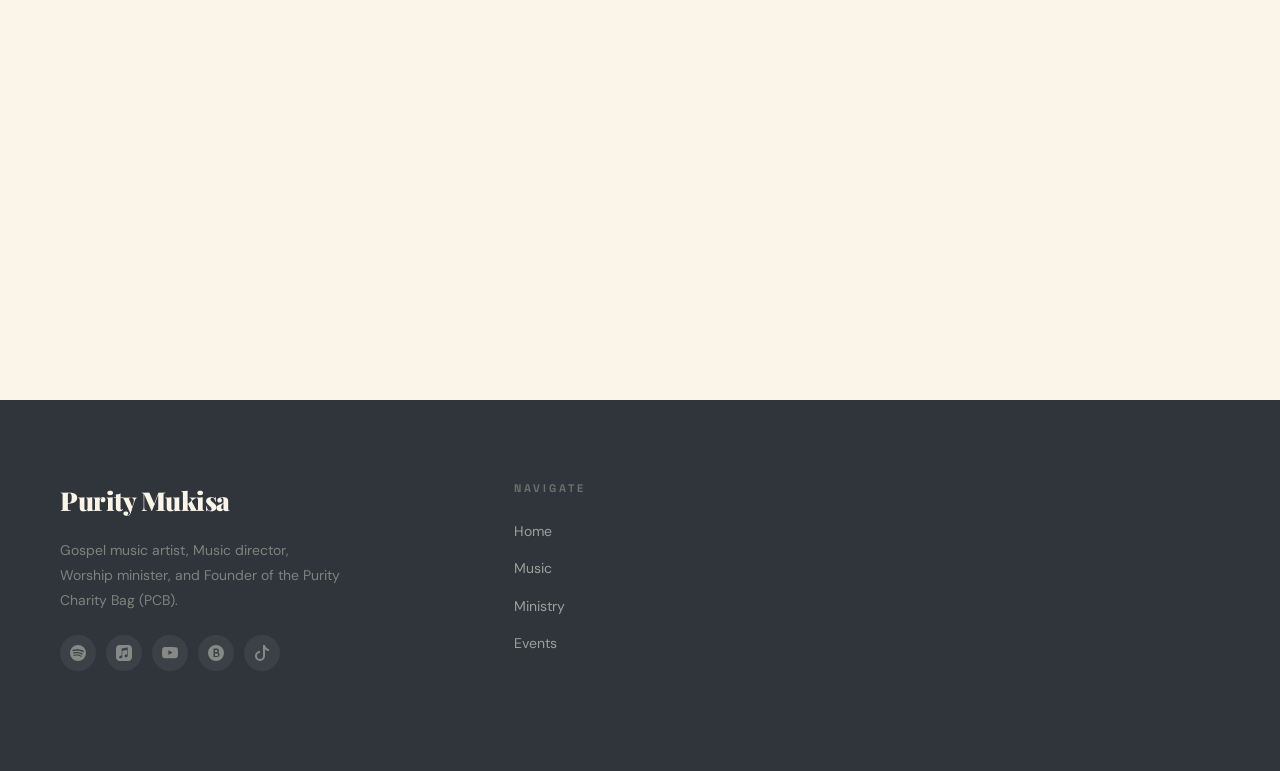
<file: events.html>
<!DOCTYPE html>
<html lang="en">
<head>
<link rel="icon" href="/favicon.ico" sizes="any"/>
<link rel="icon" type="image/png" href="/assets/web/purity-favicon.png"/>
<link rel="apple-touch-icon" href="/assets/web/apple-touch-icon.png"/>
<meta property="og:image" content="https://puritymukisa.com/assets/web/og-purity.jpg"/>
<meta name="twitter:card" content="summary_large_image"/>
<meta name="twitter:image" content="https://puritymukisa.com/assets/web/og-purity.jpg"/>

<meta charset="UTF-8"/><meta name="viewport" content="width=device-width, initial-scale=1.0"/>
<title>Events — Purity Ministry</title>
<link rel="stylesheet" href="styles.css?v=3"/>
<style>
.past-event-card { background:var(--cream);border-radius:var(--radius-md);overflow:hidden;border:1px solid var(--cream-deep);transition:var(--transition); }
.past-event-card:hover { box-shadow:var(--shadow-md); }
.past-img { height:180px;display:flex;align-items:center;justify-content:center;font-size:50px;background-size:cover;background-position:center top; }
.past-img.has-photo { font-size:0; }
.past-img-yenze       { background-image:url('assets/web/event-yenze.jpg'); }
.past-img-london      { background-image:url('assets/web/event-london.jpg'); }
.past-img-nairobi     { background-image:url('assets/web/event-nairobi.jpg'); }
.past-img-extravagant { background-image:url('assets/web/event-extravagant.jpg'); }
.past-meta { padding:20px; }
.past-title { font-family:'Playfair Display',serif;font-size:18px;font-weight:700;color:var(--dark);margin-bottom:6px; }
.past-date  { font-size:12px;color:var(--text-light);font-family:'Space Grotesk',sans-serif;letter-spacing:1px; }
.press-feature { display:grid; grid-template-columns:1fr 1.3fr; background:var(--cream); border:1px solid var(--cream-deep); border-radius:var(--radius-lg); overflow:hidden; text-decoration:none; color:inherit; transition:var(--transition); }
.press-feature:hover { box-shadow:var(--shadow-md); border-color:var(--amber); transform:translateY(-3px); }
.press-feature-img { min-height:280px; background-size:cover; background-position:center 18%; background-color:var(--cream-dark); }
.press-feature-body { padding:38px 40px; display:flex; flex-direction:column; justify-content:center; }
.press-source { font-family:'Space Grotesk',sans-serif; font-size:12px; letter-spacing:1.5px; text-transform:uppercase; color:var(--terra); margin-bottom:12px; }
.press-headline { font-family:'Playfair Display',serif; font-size:24px; font-weight:700; color:var(--dark); line-height:1.3; margin-bottom:14px; }
.press-excerpt { font-size:14px; line-height:1.7; color:var(--text-muted); margin-bottom:20px; }
.press-read { font-family:'Space Grotesk',sans-serif; font-size:13px; font-weight:700; color:var(--amber); letter-spacing:0.5px; }
@media(max-width:760px){ .press-feature{ grid-template-columns:1fr; } .press-feature-img{ min-height:200px; } .press-feature-body{ padding:28px 24px; } }
.booking-banner { background:var(--dark);border-radius:var(--radius-lg);padding:60px;text-align:center;margin-top:60px; }
.event-badge { display:inline-block;padding:4px 12px;border-radius:100px;font-size:10px;letter-spacing:1px;text-transform:uppercase;font-family:'Space Grotesk',sans-serif;font-weight:600;margin-bottom:8px; }
.badge-free { background:var(--sage-pale);color:var(--sage); }
.badge-ticketed { background:rgba(196,98,45,0.1);color:var(--terra); }
.badge-gala { background:rgba(201,168,76,0.15);color:var(--gold); }
.badge-intl { background:rgba(61,31,10,0.08);color:var(--dark-mid); }
.video-grid { display:grid; grid-template-columns:repeat(auto-fit, minmax(300px, 1fr)); gap:24px; margin-top:8px; }
.video-card { background:var(--cream); border:1px solid var(--cream-deep); border-radius:var(--radius-md); overflow:hidden; transition:var(--transition); }
.video-card:hover { box-shadow:var(--shadow-md); border-color:var(--amber); transform:translateY(-3px); }
.video-frame { width:100%; aspect-ratio:16/9; background:#000; display:block; border:0; }
.video-meta { padding:16px 20px 20px; }
.video-tag { font-family:'Space Grotesk',sans-serif; font-size:11px; letter-spacing:1.5px; text-transform:uppercase; color:var(--terra); margin-bottom:8px; }
.video-title { font-family:'Playfair Display',serif; font-size:18px; color:var(--dark); margin-bottom:4px; line-height:1.3; }
.video-sub { font-size:12px; color:var(--text-light); font-family:'Space Grotesk',sans-serif; letter-spacing:0.5px; }
@media (max-width:600px){ .video-grid { gap:18px; } }
</style>
</head>
<body>
<nav class="nav scrolled" id="nav">
  <div class="nav-inner">
    <a class="nav-logo" href="index.html">Purity Mukisa</a>
    <ul class="nav-links">
      <li><a href="index.html">Home</a></li><li><a href="music.html">Music</a></li>
      <li><a href="ministry.html">Ministry</a></li><li><a href="charity.html">Charity</a></li>
      <li><a href="events.html" class="active">Events</a></li><li><a href="store.html">Store</a></li>
      <li><a href="gallery.html">Gallery</a></li><li><a href="contact.html">Contact</a></li>
    </ul>
    <a class="btn btn-primary btn-sm" href="charity.html">Donate Now</a>
    <button class="cart-btn" type="button" data-cart-action="open" aria-label="View cart">🛒<span class="cart-count-badge empty">0</span></button>
    <div class="nav-hamburger" onclick="toggleMenu()"><span></span><span></span><span></span></div>
  </div>
</nav>
<div class="mobile-menu" id="mobileMenu">
  <button class="mobile-close" onclick="toggleMenu()">✕</button>
  <a href="index.html">Home</a><a href="music.html">Music</a><a href="ministry.html">Ministry</a>
  <a href="charity.html">Charity</a><a href="events.html">Events</a><a href="store.html">Store</a>
  <a href="gallery.html">Gallery</a><a href="contact.html">Contact</a>
</div>

<div class="page-hero" style="background:linear-gradient(rgba(15,15,15,0.55), rgba(15,15,15,0.82)), url('assets/web/events-hero.jpg') center/cover;">
  <div class="container" style="position:relative;z-index:1;">
    <div class="eyebrow">📅 Events</div>
    <h1>See Purity Mukisa Live</h1>
    <p>Concerts, crusades, conferences, and special appearances. Find one near you.</p>
    <div style="margin-top:24px;"><a class="btn btn-primary" href="tickets.html">🎟️ Buy Tickets</a></div>
  </div>
</div>

<section class="section" style="background:var(--cream);">
  <div class="container">
    <div class="section-header fade-up"><div class="eyebrow">Upcoming</div><h2>2026 Schedule</h2></div>

    <div class="fade-up">
      <div class="event-card">
        <div class="event-date"><div class="event-day">18</div><div class="event-month">Apr</div></div>
        <div class="event-info">
          <div class="event-badge badge-ticketed">Ticketed Concert</div>
          <h4>Yenze Tour — Kampala Night</h4>
          <p>A full worship concert experience. Songs from the new album "Yenze" performed live with full band, choir and dancers.</p>
          <div class="event-loc">📍 Kampala International Conference Centre</div>
        </div>
        <a class="btn btn-primary" href="tickets.html">Get Tickets</a>
      </div>

      <div class="event-card">
        <div class="event-date"><div class="event-day">26</div><div class="event-month">Apr</div></div>
        <div class="event-info">
          <div class="event-badge badge-ticketed">Conference</div>
          <h4>Women's Conference — Arise & Shine</h4>
          <p>Keynote worship and ministry at the annual Women's Conference. Theme: "Walking in Your God-Given Purpose."</p>
          <div class="event-loc">📍 Namirembe Cathedral, Kampala</div>
        </div>
        <a class="btn btn-primary" href="tickets.html">Get Tickets</a>
      </div>

      <div class="event-card">
        <div class="event-date"><div class="event-day">10</div><div class="event-month">May</div></div>
        <div class="event-info">
          <div class="event-badge badge-free">Free Entry</div>
          <h4>Campus Crusade — Makerere University</h4>
          <p>Free outreach concert and gospel ministry for students at Makerere University's Main Hall. All welcome.</p>
          <div class="event-loc">📍 Makerere University Main Hall, Kampala</div>
        </div>
        <a class="btn btn-secondary" href="contact.html">RSVP Free</a>
      </div>

      <div class="event-card">
        <div class="event-date"><div class="event-day">7</div><div class="event-month">Jun</div></div>
        <div class="event-info">
          <div class="event-badge badge-gala">Charity Gala</div>
          <h4>Charity Gala Night — Purity Charity Bag (PCB)</h4>
          <p>A special evening of music and fundraising. Dinner, live performances, and a charity auction. Proceeds fund the school feeding programme.</p>
          <div class="event-loc">📍 Serena Hotel, Kampala</div>
        </div>
        <a class="btn btn-gold" href="tickets.html">Buy Gala Ticket</a>
      </div>

      <div class="event-card">
        <div class="event-date"><div class="event-day">14</div><div class="event-month">Jun</div></div>
        <div class="event-info">
          <div class="event-badge badge-intl">International</div>
          <h4>Nairobi Gospel Festival</h4>
          <p>International appearance at Kenya's largest annual gospel festival alongside regional gospel artists.</p>
          <div class="event-loc">📍 Uhuru Gardens, Nairobi · Kenya</div>
        </div>
        <a class="btn btn-primary" href="tickets.html">Get Tickets</a>
      </div>

      <div class="event-card">
        <div class="event-date"><div class="event-day">5</div><div class="event-month">Jul</div></div>
        <div class="event-info">
          <div class="event-badge badge-free">Free Entry</div>
          <h4>Church Anniversary — Hope Centre</h4>
          <p>Special Sunday service and concert celebrating 20 years of Hope Centre Church, Nansana.</p>
          <div class="event-loc">📍 Hope Centre Church, Nansana</div>
        </div>
        <a class="btn btn-secondary" href="contact.html">Free Entry</a>
      </div>

      <div class="event-card">
        <div class="event-date"><div class="event-day">19</div><div class="event-month">Jul</div></div>
        <div class="event-info">
          <div class="event-badge badge-ticketed">Concert</div>
          <h4>Yenze Tour — Jinja Night</h4>
          <p>The Yenze Tour heads to Jinja for an unforgettable night of worship on the banks of the Nile.</p>
          <div class="event-loc">📍 Source of the Nile Gardens, Jinja</div>
        </div>
        <a class="btn btn-primary" href="tickets.html">Get Tickets</a>
      </div>

      <div class="event-card">
        <div class="event-date"><div class="event-day">2</div><div class="event-month">Aug</div></div>
        <div class="event-info">
          <div class="event-badge badge-intl">International</div>
          <h4>Kigali Worship Night</h4>
          <p>Guest worship leader at the annual Kigali Worship Night — East Africa's premier worship gathering.</p>
          <div class="event-loc">📍 BK Arena, Kigali · Rwanda</div>
        </div>
        <a class="btn btn-primary" href="tickets.html">Get Tickets</a>
      </div>
    </div>

    <!-- Booking Banner -->
    <div class="booking-banner fade-up">
      <div class="eyebrow" style="color:var(--amber);justify-content:center;">Book Purity</div>
      <h3 style="color:var(--cream);margin-bottom:12px;">Want to Book Purity for Your Event?</h3>
      <p style="color:rgba(251,245,233,0.5);margin-bottom:30px;max-width:460px;margin-left:auto;margin-right:auto;">Concerts, church services, conferences, school outreaches, TV appearances and more. We respond to all booking enquiries within 24 hours.</p>
      <a class="btn btn-primary btn-lg" href="contact.html">Send a Booking Request →</a>
    </div>
  </div>
</section>

<!-- PAST EVENTS -->
<section class="section" style="background:var(--cream-dark);">
  <div class="container">
    <div class="section-header fade-up"><div class="eyebrow">History</div><h2>Past Events</h2></div>
    <div class="grid-4 fade-up">
      <div class="past-event-card"><div class="past-img has-photo past-img-yenze" role="img" aria-label="Yenze Launch Concert"></div><div class="past-meta"><div class="past-title">Yenze Launch Concert</div><div class="past-date">March 2026 · Kampala</div></div></div>
      <div class="past-event-card"><div class="past-img has-photo past-img-london" role="img" aria-label="London Gospel Night"></div><div class="past-meta"><div class="past-title">London Gospel Night</div><div class="past-date">Dec 2025 · London, UK</div></div></div>
      <div class="past-event-card"><div class="past-img has-photo past-img-nairobi" role="img" aria-label="Nairobi City Crusade"></div><div class="past-meta"><div class="past-title">Nairobi City Crusade</div><div class="past-date">Oct 2025 · Nairobi</div></div></div>
      <div class="past-event-card"><div class="past-img has-photo past-img-extravagant" role="img" aria-label="Extravagant Love Live"></div><div class="past-meta"><div class="past-title">Extravagant Love Live</div><div class="past-date">Jun 2024 · Kampala</div></div></div>
    </div>
    <div class="text-center mt-40 fade-up"><a class="btn btn-dark" href="gallery.html">View Photo Gallery →</a></div>
  </div>
</section>

<!-- Blog & Press -->
<section class="section" style="background:var(--cream);">
  <div class="container">
    <div class="section-header fade-up"><div class="eyebrow">Blog &amp; Press</div><h2>In the News</h2></div>
    <a class="press-feature fade-up" href="https://www.bukedde.co.ug/kasalabecca/BUK_159587/purity-mukisa-omwaka-agutandikidde-mu-ggiya" target="_blank" rel="noopener noreferrer">
      <div class="press-feature-img" style="background-image:url('https://newvision-media.s3.amazonaws.com/cms/21246ddd-ba04-4097-805f-1ed5121860ca.jpg');" role="img" aria-label="Purity Mukisa featured in Bukedde"></div>
      <div class="press-feature-body">
        <div class="press-source">📰 Bukedde (Vision Group) &middot; Feb 2026</div>
        <h3 class="press-headline">Purity Mukisa omwaka agutandikidde mu ggiya</h3>
        <p class="press-excerpt">Bukedde celebrates Purity Mukisa starting 2026 in style with the release of her new song and music video, &ldquo;Niwewe&rdquo; &mdash; Swahili for &ldquo;It is You.&rdquo; She shares that the song first came to her in a dream, carrying comfort for the weary and hope for those who feel they have run out of it. Produced by Sam Bisaso, with video by Creation Charis.</p>
        <span class="press-read">Read the full article on Bukedde &rarr;</span>
      </div>
    </a>

    <div class="section-header fade-up" style="margin-top:64px;"><div class="eyebrow">Watch</div><h2>Featured Videos</h2></div>
    <div class="video-grid">
      <div class="video-card fade-up">
        <video class="video-frame" controls preload="none"><source src="purity%20nbs.mp4" type="video/mp4">Your browser does not support video playback.</video>
        <div class="video-meta"><div class="video-tag">NBS TV &middot; Press</div><h4 class="video-title">Purity Mukisa on NBS TV</h4><p class="video-sub">NBS Television &middot; Feature</p></div>
      </div>
      <div class="video-card fade-up">
        <video class="video-frame" controls preload="none"><source src="purity%20nbs%202.mp4" type="video/mp4">Your browser does not support video playback.</video>
        <div class="video-meta"><div class="video-tag">NBS TV &middot; Press</div><h4 class="video-title">NBS TV Feature &mdash; Part 2</h4><p class="video-sub">NBS Television &middot; Feature</p></div>
      </div>
      <div class="video-card fade-up">
        <video class="video-frame" controls preload="none"><source src="purity%20nbs%203.mp4" type="video/mp4">Your browser does not support video playback.</video>
        <div class="video-meta"><div class="video-tag">NBS TV &middot; Press</div><h4 class="video-title">NBS TV Feature &mdash; Part 3</h4><p class="video-sub">NBS Television &middot; Feature</p></div>
      </div>
      <div class="video-card fade-up">
        <video class="video-frame" controls preload="none"><source src="purity%20nbs%204.mp4" type="video/mp4">Your browser does not support video playback.</video>
        <div class="video-meta"><div class="video-tag">NBS TV &middot; Press</div><h4 class="video-title">NBS TV Feature &mdash; Part 4</h4><p class="video-sub">NBS Television &middot; Feature</p></div>
      </div>
    </div>
  </div>
</section>

<footer class="footer">
  <div class="container">
    <div class="footer-grid">
      <div class="footer-brand"><a class="nav-logo" href="index.html" style="color:var(--cream);">Purity Mukisa</a><p>Gospel music artist, Music director, Worship minister, and Founder of the Purity Charity Bag (PCB).</p><div class="social-row" style="margin-top:22px;"><a class="social-btn" href="https://open.spotify.com/artist/5dY3sCQgFWaGNixuBnQlW9" target="_blank" rel="noopener noreferrer" aria-label="Spotify" title="Spotify"><svg xmlns="http://www.w3.org/2000/svg" width="16" height="16" fill="currentColor" viewBox="0 0 16 16"><path d="M8 0a8 8 0 1 0 0 16A8 8 0 0 0 8 0m3.669 11.538a.5.5 0 0 1-.686.165c-1.879-1.147-4.243-1.407-7.028-.77a.499.499 0 0 1-.222-.973c3.048-.696 5.662-.397 7.77.892a.5.5 0 0 1 .166.686m.979-2.178a.624.624 0 0 1-.858.205c-2.15-1.321-5.428-1.704-7.972-.932a.625.625 0 0 1-.362-1.194c2.905-.881 6.517-.454 8.986 1.063a.624.624 0 0 1 .206.858m.084-2.268C10.154 5.56 5.9 5.419 3.438 6.166a.748.748 0 1 1-.434-1.432c2.826-.857 7.523-.692 10.492 1.07a.747.747 0 1 1-.764 1.288"/></svg></a><a class="social-btn" href="https://music.apple.com/ug/artist/purity-mukisa/1762441014" target="_blank" rel="noopener noreferrer" aria-label="Apple Music" title="Apple Music"><svg xmlns="http://www.w3.org/2000/svg" width="16" height="16" fill="currentColor" viewBox="0 0 16 16"><path fill-rule="evenodd" d="m10.995 0 .573.001q.241 0 .483.007c.35.01.705.03 1.051.093.352.063.68.166.999.329a3.36 3.36 0 0 1 1.47 1.468c.162.32.265.648.328 1 .063.347.084.7.093 1.051q.007.241.007.483l.001.573v5.99l-.001.573q0 .241-.008.483c-.01.35-.03.704-.092 1.05a3.5 3.5 0 0 1-.33 1 3.36 3.36 0 0 1-1.468 1.468 3.5 3.5 0 0 1-1 .33 7 7 0 0 1-1.05.092q-.241.007-.483.008l-.573.001h-5.99l-.573-.001q-.241 0-.483-.008a7 7 0 0 1-1.052-.092 3.6 3.6 0 0 1-.998-.33 3.36 3.36 0 0 1-1.47-1.468 3.6 3.6 0 0 1-.328-1 7 7 0 0 1-.093-1.05Q.002 11.81 0 11.568V5.005l.001-.573q0-.241.007-.483c.01-.35.03-.704.093-1.05a3.6 3.6 0 0 1 .329-1A3.36 3.36 0 0 1 1.9.431 3.5 3.5 0 0 1 2.896.1 7 7 0 0 1 3.95.008Q4.19.002 4.432 0h.573zm-.107 2.518-4.756.959H6.13a.66.66 0 0 0-.296.133.5.5 0 0 0-.16.31c-.004.027-.01.08-.01.16v5.952c0 .14-.012.275-.106.39-.095.115-.21.15-.347.177l-.31.063c-.393.08-.65.133-.881.223a1.4 1.4 0 0 0-.519.333 1.25 1.25 0 0 0-.332.995c.031.297.166.582.395.792.156.142.35.25.578.296.236.047.49.031.858-.043.196-.04.38-.102.555-.205a1.4 1.4 0 0 0 .438-.405 1.5 1.5 0 0 0 .233-.55c.042-.202.052-.386.052-.588V6.347c0-.276.08-.35.302-.404.024-.005 3.954-.797 4.138-.833.257-.049.378.025.378.294v3.524c0 .14-.001.28-.096.396-.094.115-.211.15-.348.178l-.31.062c-.393.08-.649.133-.88.223a1.4 1.4 0 0 0-.52.334 1.26 1.26 0 0 0-.34.994c.03.297.174.582.404.792a1.2 1.2 0 0 0 .577.294c.237.048.49.03.858-.044.197-.04.381-.098.556-.202a1.4 1.4 0 0 0 .438-.405q.173-.252.233-.549a2.7 2.7 0 0 0 .044-.589V2.865c0-.273-.143-.443-.4-.42-.04.003-.383.064-.424.073"/></svg></a><a class="social-btn" href="https://www.youtube.com/@PureMe11" target="_blank" rel="noopener noreferrer" aria-label="YouTube" title="YouTube"><svg xmlns="http://www.w3.org/2000/svg" width="16" height="16" fill="currentColor" viewBox="0 0 16 16"><path d="M8.051 1.999h.089c.822.003 4.987.033 6.11.335a2.01 2.01 0 0 1 1.415 1.42c.101.38.172.883.22 1.402l.01.104.022.26.008.104c.065.914.073 1.77.074 1.957v.075c-.001.194-.01 1.108-.082 2.06l-.008.105-.009.104c-.05.572-.124 1.14-.235 1.558a2.01 2.01 0 0 1-1.415 1.42c-1.16.312-5.569.334-6.18.335h-.142c-.309 0-1.587-.006-2.927-.052l-.17-.006-.087-.004-.171-.007-.171-.007c-1.11-.049-2.167-.128-2.654-.26a2.01 2.01 0 0 1-1.415-1.419c-.111-.417-.185-.986-.235-1.558L.09 9.82l-.008-.104A31 31 0 0 1 0 7.68v-.123c.002-.215.01-.958.064-1.778l.007-.103.003-.052.008-.104.022-.26.01-.104c.048-.519.119-1.023.22-1.402a2.01 2.01 0 0 1 1.415-1.42c.487-.13 1.544-.21 2.654-.26l.17-.007.172-.006.086-.003.171-.007A100 100 0 0 1 7.858 2zM6.4 5.209v4.818l4.157-2.408z"/></svg></a><a class="social-btn" href="https://www.boomplay.com/share/artist/95971295" target="_blank" rel="noopener noreferrer" aria-label="Boomplay" title="Boomplay"><svg xmlns="http://www.w3.org/2000/svg" width="16" height="16" fill="currentColor" viewBox="0 0 16 16"><path d="M8 0a8 8 0 1 0 0 16A8 8 0 0 0 8 0M5.5 3.5h3.25a2.25 2.25 0 0 1 1.6 3.84A2.5 2.5 0 0 1 9 12H5.5zm1.5 1.5v2H8.5a1 1 0 1 0 0-2zm0 3.5v2.5H9a1.25 1.25 0 0 0 0-2.5z"/></svg></a><a class="social-btn" href="https://www.tiktok.com/@puritymukisa11" target="_blank" rel="noopener noreferrer" aria-label="TikTok" title="TikTok"><svg xmlns="http://www.w3.org/2000/svg" width="16" height="16" fill="currentColor" viewBox="0 0 16 16"><path d="M9 0h1.98c.144.715.54 1.617 1.235 2.512C12.895 3.389 13.797 4 15 4v2c-1.753 0-3.07-.814-4-1.829V11a5 5 0 1 1-5-5v2a3 3 0 1 0 3 3z"/></svg></a></div></div>
      <div class="footer-col"><h5>Navigate</h5><ul class="footer-links"><li><a href="index.html">Home</a></li><li><a href="music.html">Music</a></li><li><a href="ministry.html">Ministry</a></li><li><a href="events.html">Events</a></li><li
</file>
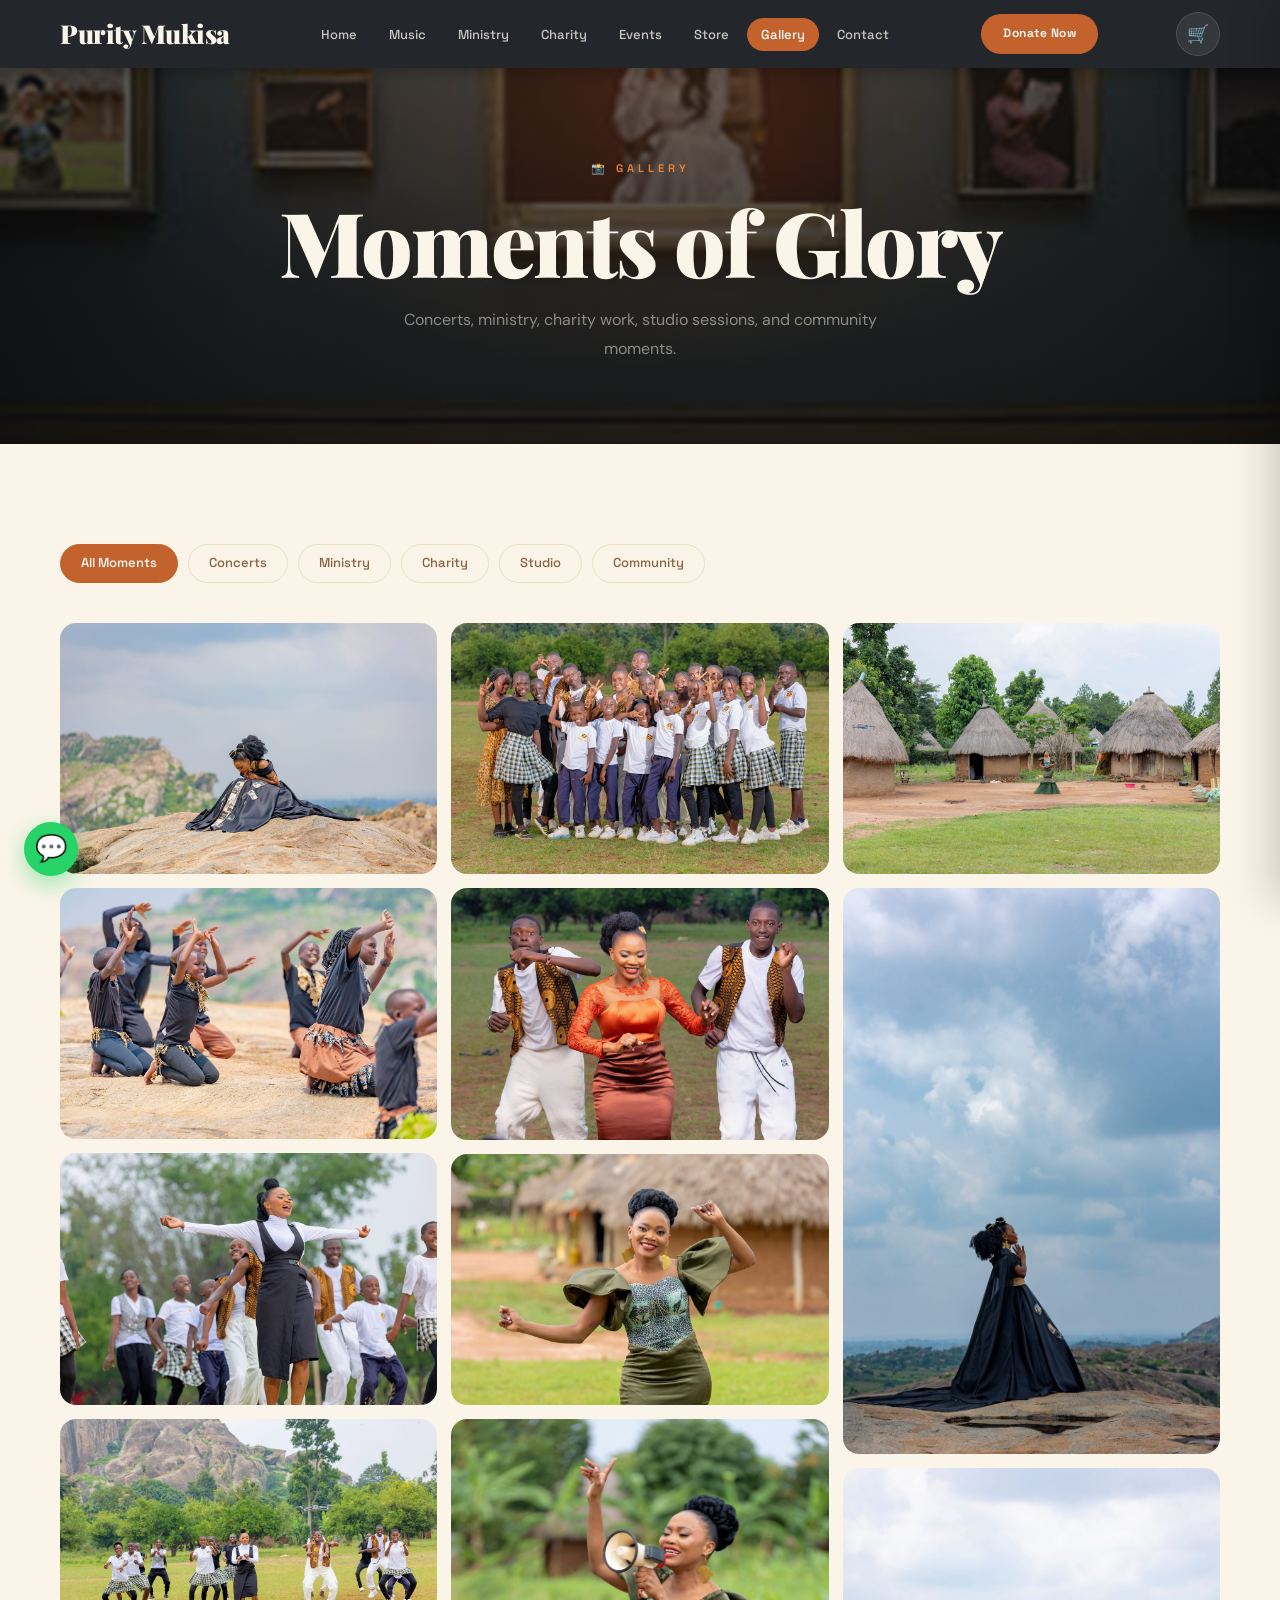
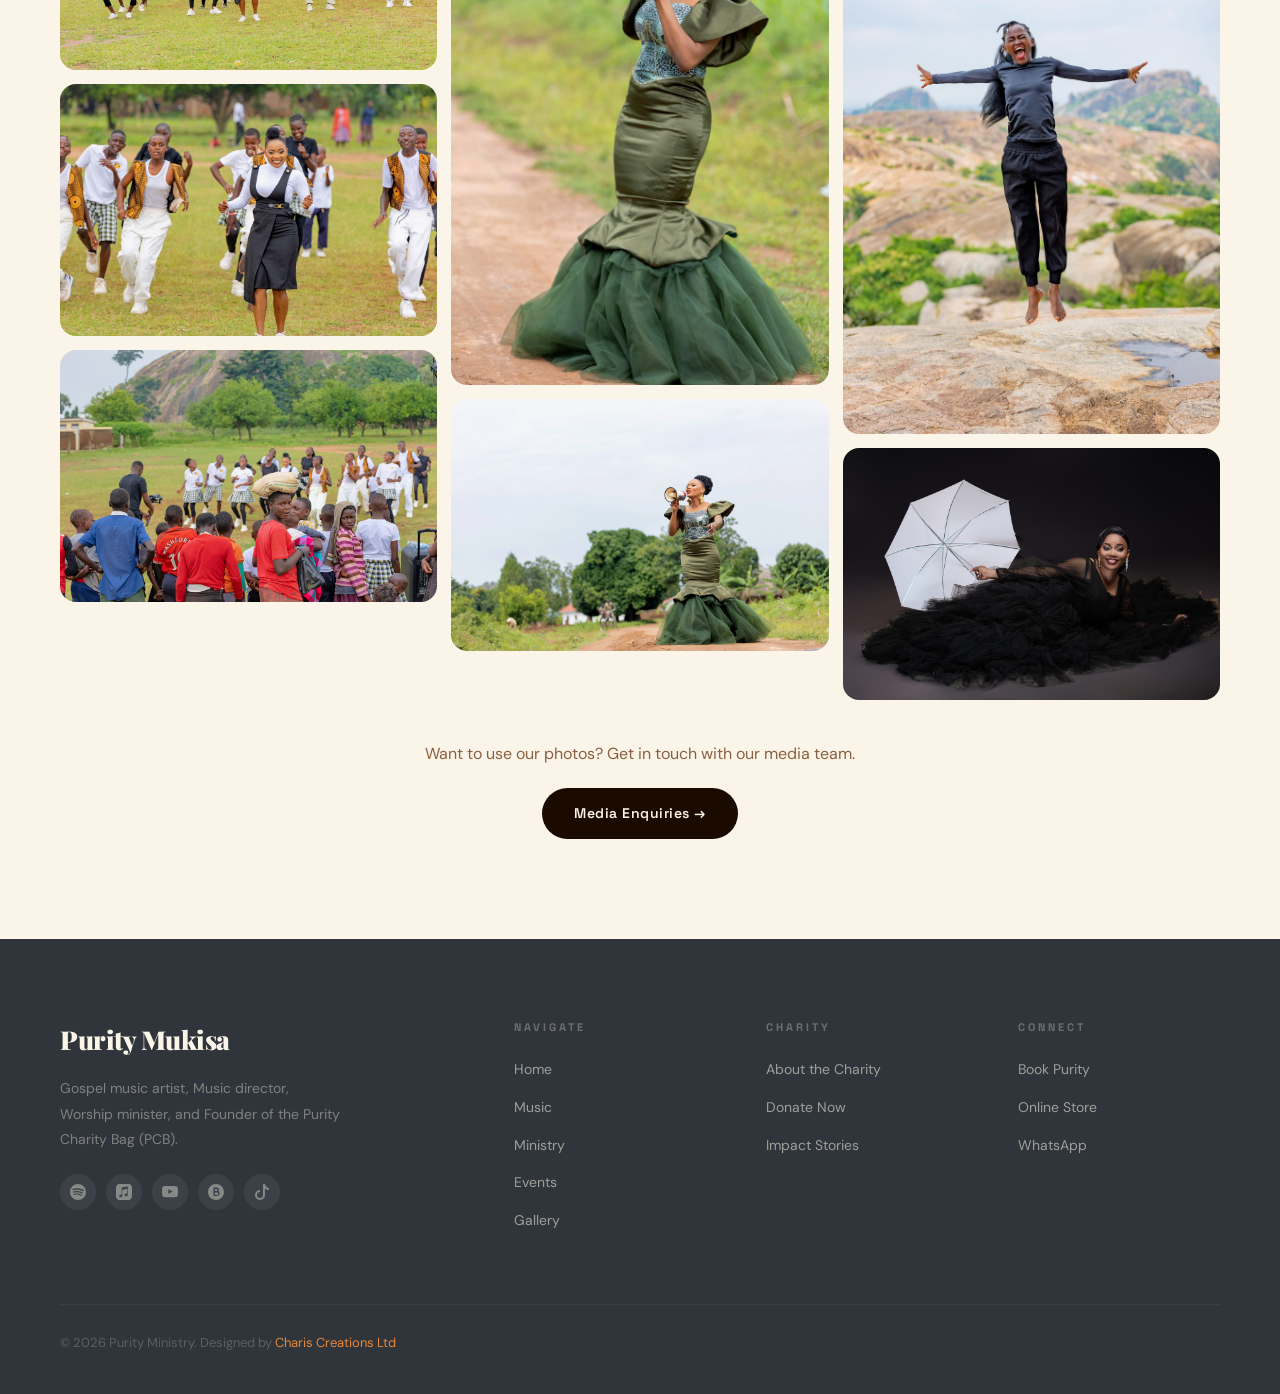
<file: gallery.html>
<!DOCTYPE html>
<html lang="en">
<head>
<link rel="icon" href="/favicon.ico" sizes="any"/>
<link rel="icon" type="image/png" href="/assets/web/purity-favicon.png"/>
<link rel="apple-touch-icon" href="/assets/web/apple-touch-icon.png"/>
<meta property="og:image" content="https://puritymukisa.com/assets/web/og-purity.jpg"/>
<meta name="twitter:card" content="summary_large_image"/>
<meta name="twitter:image" content="https://puritymukisa.com/assets/web/og-purity.jpg"/>

<meta charset="UTF-8"/><meta name="viewport" content="width=device-width, initial-scale=1.0"/>
<title>Gallery — Purity Ministry</title>
<link rel="stylesheet" href="styles.css?v=3"/>
<style>
.gallery-grid  { columns: 3; gap: 14px; }
.gal-item { width:100%;margin-bottom:14px;break-inside:avoid;border-radius:var(--radius-md);overflow:hidden;cursor:pointer;transition:var(--transition);position:relative;display:block;background:var(--cream-deep); }
.gal-item img { width:100%;height:auto;display:block; }
.gal-item:hover { transform:scale(0.97);opacity:0.88; }
.gal-item .gal-overlay { position:absolute;inset:0;background:rgba(26,10,0,0);display:flex;align-items:center;justify-content:center;transition:var(--transition);font-size:0;pointer-events:none; }
.gal-item:hover .gal-overlay { background:rgba(26,10,0,0.3);font-size:24px;color:#fff; }
.lightbox { position:fixed;inset:0;background:rgba(26,10,0,0.92);z-index:2000;display:none;align-items:center;justify-content:center;padding:24px; }
.lightbox.open { display:flex; }
.lb-inner { max-width:900px;width:100%;position:relative; }
.lb-img   { width:100%;border-radius:var(--radius-lg);overflow:hidden;background:#1a0a00;display:flex;align-items:center;justify-content:center; }
.lb-img img { display:block;max-width:100%;max-height:78vh;width:auto;height:auto; }
.lb-close { position:absolute;top:-50px;right:0;background:rgba(255,255,255,0.1);border:none;color:#fff;width:40px;height:40px;border-radius:50%;cursor:pointer;font-size:18px;display:flex;align-items:center;justify-content:center; }
.lb-caption { text-align:center;color:rgba(251,245,233,0.6);font-size:14px;margin-top:16px;font-family:'Space Grotesk',sans-serif; }
@media(max-width:900px){.gallery-grid{columns:2;}}
@media(max-width:600px){.gallery-grid{columns:1;}}
</style>
</head>
<body>
<nav class="nav scrolled" id="nav">
  <div class="nav-inner">
    <a class="nav-logo" href="index.html">Purity Mukisa</a>
    <ul class="nav-links">
      <li><a href="index.html">Home</a></li><li><a href="music.html">Music</a></li>
      <li><a href="ministry.html">Ministry</a></li><li><a href="charity.html">Charity</a></li>
      <li><a href="events.html">Events</a></li><li><a href="store.html">Store</a></li>
      <li><a href="gallery.html" class="active">Gallery</a></li><li><a href="contact.html">Contact</a></li>
    </ul>
    <a class="btn btn-primary btn-sm" href="charity.html">Donate Now</a>
    <button class="cart-btn" type="button" data-cart-action="open" aria-label="View cart">🛒<span class="cart-count-badge empty">0</span></button>
    <div class="nav-hamburger" onclick="toggleMenu()"><span></span><span></span><span></span></div>
  </div>
</nav>
<div class="mobile-menu" id="mobileMenu">
  <button class="mobile-close" onclick="toggleMenu()">✕</button>
  <a href="index.html">Home</a><a href="music.html">Music</a><a href="ministry.html">Ministry</a>
  <a href="charity.html">Charity</a><a href="events.html">Events</a><a href="store.html">Store</a>
  <a href="gallery.html">Gallery</a><a href="contact.html">Contact</a>
</div>

<div class="page-hero" style="background:linear-gradient(rgba(15,15,15,0.65), rgba(15,15,15,0.88)), url('assets/web/gallery-hero.jpg') center/cover;">
  <div class="container" style="position:relative;z-index:1;">
    <div class="eyebrow">📸 Gallery</div>
    <h1>Moments of Glory</h1>
    <p>Concerts, ministry, charity work, studio sessions, and community moments.</p>
  </div>
</div>

<section class="section" style="background:var(--cream);">
  <div class="container">

    <!-- Filters -->
    <div class="filter-row">
      <div class="filter-btn active" data-cat="all">All Moments</div>
      <div class="filter-btn" data-cat="concerts">Concerts</div>
      <div class="filter-btn" data-cat="ministry">Ministry</div>
      <div class="filter-btn" data-cat="charity">Charity</div>
      <div class="filter-btn" data-cat="studio">Studio</div>
      <div class="filter-btn" data-cat="community">Community</div>
    </div>

    <div class="gallery-grid fade-up" id="galleryGrid">
      <div class="gal-item" data-cat="studio"><img src="assets/web/gallery/purity-s-video-shoot-120.jpg" alt="Purity Mukisa — Studio Shoot 120" loading="lazy"/><div class="gal-overlay">🔍</div></div>
      <div class="gal-item" data-cat="studio"><img src="assets/web/gallery/purity-s-video-shoot-131.jpg" alt="Purity Mukisa — Studio Shoot 131" loading="lazy"/><div class="gal-overlay">🔍</div></div>
      <div class="gal-item" data-cat="ministry"><img src="assets/web/gallery/purity-s-video-shoot-161-1.jpg" alt="Purity Mukisa — Ministry moment" loading="lazy"/><div class="gal-overlay">🔍</div></div>
      <div class="gal-item" data-cat="studio"><img src="assets/web/gallery/purity-s-video-shoot-188.jpg" alt="Purity Mukisa — Studio Shoot 188" loading="lazy"/><div class="gal-overlay">🔍</div></div>
      <div class="gal-item" data-cat="community"><img src="assets/web/gallery/purity-s-video-shoot-191.jpg" alt="Purity Mukisa — Community moment" loading="lazy"/><div class="gal-overlay">🔍</div></div>
      <div class="gal-item" data-cat="studio"><img src="assets/web/gallery/purity-s-video-shoot-220.jpg" alt="Purity Mukisa — Studio Shoot 220" loading="lazy"/><div class="gal-overlay">🔍</div></div>
      <div class="gal-item" data-cat="ministry"><img src="assets/web/gallery/purity-s-video-shoot-257.jpg" alt="Purity Mukisa — Ministry moment" loading="lazy"/><div class="gal-overlay">🔍</div></div>
      <div class="gal-item" data-cat="studio"><img src="assets/web/gallery/purity-s-video-shoot-277.jpg" alt="Purity Mukisa — Studio Shoot 277" loading="lazy"/><div class="gal-overlay">🔍</div></div>
      <div class="gal-item" data-cat="community"><img src="assets/web/gallery/purity-s-video-shoot-29.jpg" alt="Purity Mukisa — Community moment" loading="lazy"/><div class="gal-overlay">🔍</div></div>
      <div class="gal-item" data-cat="studio"><img src="assets/web/gallery/purity-s-video-shoot-34.jpg" alt="Purity Mukisa — Studio Shoot 34" loading="lazy"/><div class="gal-overlay">🔍</div></div>
      <div class="gal-item" data-cat="concerts"><img src="assets/web/gallery/purity-s-video-shoot-35.jpg" alt="Purity Mukisa — Concert moment" loading="lazy"/><div class="gal-overlay">🔍</div></div>
      <div class="gal-item" data-cat="studio"><img src="assets/web/gallery/purity-s-video-shoot-38.jpg" alt="Purity Mukisa — Studio Shoot 38" loading="lazy"/><div class="gal-overlay">🔍</div></div>
      <div class="gal-item" data-cat="ministry"><img src="assets/web/gallery/purity-s-video-shoot-61.jpg" alt="Purity Mukisa — Ministry moment" loading="lazy"/><div class="gal-overlay">🔍</div></div>
      <div class="gal-item" data-cat="concerts"><img src="assets/web/gallery/purity-s-video-shoot-76.jpg" alt="Purity Mukisa — Concert moment" loading="lazy"/><div class="gal-overlay">🔍</div></div>
      <div class="gal-item" data-cat="studio"><img src="assets/web/gallery/purity-studio-shoot-69.jpg" alt="Purity Mukisa — Studio Shoot 69" loading="lazy"/><div class="gal-overlay">🔍</div></div>
    </div>

    <div class="text-center mt-40 fade-up">
      <p style="margin-bottom:20px;">Want to use our photos? Get in touch with our media team.</p>
      <a class="btn btn-dark" href="contact.html">Media Enquiries →</a>
    </div>
  </div>
</section>

<!-- Lightbox -->
<div class="lightbox" id="lightbox" onclick="closeLightbox()">
  <div class="lb-inner" onclick="event.stopPropagation()">
    <button class="lb-close" onclick="closeLightbox()">✕</button>
    <div class="lb-img" id="lbImg"></div>
    <div class="lb-caption" id="lbCaption">Concert · Kampala International Conference Centre</div>
  </div>
</div>

<footer class="footer">
  <div class="container">
    <div class="footer-grid">
      <div class="footer-brand"><a class="nav-logo" href="index.html" style="color:var(--cream);">Purity Mukisa</a><p>Gospel music artist, Music director, Worship minister, and Founder of the Purity Charity Bag (PCB).</p><div class="social-row" style="margin-top:22px;"><a class="social-btn" href="https://open.spotify.com/artist/5dY3sCQgFWaGNixuBnQlW9" target="_blank" rel="noopener noreferrer" aria-label="Spotify" title="Spotify"><svg xmlns="http://www.w3.org/2000/svg" width="16" height="16" fill="currentColor" viewBox="0 0 16 16"><path d="M8 0a8 8 0 1 0 0 16A8 8 0 0 0 8 0m3.669 11.538a.5.5 0 0 1-.686.165c-1.879-1.147-4.243-1.407-7.028-.77a.499.499 0 0 1-.222-.973c3.048-.696 5.662-.397 7.77.892a.5.5 0 0 1 .166.686m.979-2.178a.624.624 0 0 1-.858.205c-2.15-1.321-5.428-1.704-7.972-.932a.625.625 0 0 1-.362-1.194c2.905-.881 6.517-.454 8.986 1.063a.624.624 0 0 1 .206.858m.084-2.268C10.154 5.56 5.9 5.419 3.438 6.166a.748.748 0 1 1-.434-1.432c2.826-.857 7.523-.692 10.492 1.07a.747.747 0 1 1-.764 1.288"/></svg></a><a class="social-btn" href="https://music.apple.com/ug/artist/purity-mukisa/1762441014" target="_blank" rel="noopener noreferrer" aria-label="Apple Music" title="Apple Music"><svg xmlns="http://www.w3.org/2000/svg" width="16" height="16" fill="currentColor" viewBox="0 0 16 16"><path fill-rule="evenodd" d="m10.995 0 .573.001q.241 0 .483.007c.35.01.705.03 1.051.093.352.063.68.166.999.329a3.36 3.36 0 0 1 1.47 1.468c.162.32.265.648.328 1 .063.347.084.7.093 1.051q.007.241.007.483l.001.573v5.99l-.001.573q0 .241-.008.483c-.01.35-.03.704-.092 1.05a3.5 3.5 0 0 1-.33 1 3.36 3.36 0 0 1-1.468 1.468 3.5 3.5 0 0 1-1 .33 7 7 0 0 1-1.05.092q-.241.007-.483.008l-.573.001h-5.99l-.573-.001q-.241 0-.483-.008a7 7 0 0 1-1.052-.092 3.6 3.6 0 0 1-.998-.33 3.36 3.36 0 0 1-1.47-1.468 3.6 3.6 0 0 1-.328-1 7 7 0 0 1-.093-1.05Q.002 11.81 0 11.568V5.005l.001-.573q0-.241.007-.483c.01-.35.03-.704.093-1.05a3.6 3.6 0 0 1 .329-1A3.36 3.36 0 0 1 1.9.431 3.5 3.5 0 0 1 2.896.1 7 7 0 0 1 3.95.008Q4.19.002 4.432 0h.573zm-.107 2.518-4.756.959H6.13a.66.66 0 0 0-.296.133.5.5 0 0 0-.16.31c-.004.027-.01.08-.01.16v5.952c0 .14-.012.275-.106.39-.095.115-.21.15-.347.177l-.31.063c-.393.08-.65.133-.881.223a1.4 1.4 0 0 0-.519.333 1.25 1.25 0 0 0-.332.995c.031.297.166.582.395.792.156.142.35.25.578.296.236.047.49.031.858-.043.196-.04.38-.102.555-.205a1.4 1.4 0 0 0 .438-.405 1.5 1.5 0 0 0 .233-.55c.042-.202.052-.386.052-.588V6.347c0-.276.08-.35.302-.404.024-.005 3.954-.797 4.138-.833.257-.049.378.025.378.294v3.524c0 .14-.001.28-.096.396-.094.115-.211.15-.348.178l-.31.062c-.393.08-.649.133-.88.223a1.4 1.4 0 0 0-.52.334 1.26 1.26 0 0 0-.34.994c.03.297.174.582.404.792a1.2 1.2 0 0 0 .577.294c.237.048.49.03.858-.044.197-.04.381-.098.556-.202a1.4 1.4 0 0 0 .438-.405q.173-.252.233-.549a2.7 2.7 0 0 0 .044-.589V2.865c0-.273-.143-.443-.4-.42-.04.003-.383.064-.424.073"/></svg></a><a class="social-btn" href="https://www.youtube.com/@PureMe11" target="_blank" rel="noopener noreferrer" aria-label="YouTube" title="YouTube"><svg xmlns="http://www.w3.org/2000/svg" width="16" height="16" fill="currentColor" viewBox="0 0 16 16"><path d="M8.051 1.999h.089c.822.003 4.987.033 6.11.335a2.01 2.01 0 0 1 1.415 1.42c.101.38.172.883.22 1.402l.01.104.022.26.008.104c.065.914.073 1.77.074 1.957v.075c-.001.194-.01 1.108-.082 2.06l-.008.105-.009.104c-.05.572-.124 1.14-.235 1.558a2.01 2.01 0 0 1-1.415 1.42c-1.16.312-5.569.334-6.18.335h-.142c-.309 0-1.587-.006-2.927-.052l-.17-.006-.087-.004-.171-.007-.171-.007c-1.11-.049-2.167-.128-2.654-.26a2.01 2.01 0 0 1-1.415-1.419c-.111-.417-.185-.986-.235-1.558L.09 9.82l-.008-.104A31 31 0 0 1 0 7.68v-.123c.002-.215.01-.958.064-1.778l.007-.103.003-.052.008-.104.022-.26.01-.104c.048-.519.119-1.023.22-1.402a2.01 2.01 0 0 1 1.415-1.42c.487-.13 1.544-.21 2.654-.26l.17-.007.172-.006.086-.003.171-.007A100 100 0 0 1 7.858 2zM6.4 5.209v4.818l4.157-2.408z"/></svg></a><a class="social-btn" href="https://www.boomplay.com/share/artist/95971295" target="_blank" rel="noopener noreferrer" aria-label="Boomplay" title="Boomplay"><svg xmlns="http://www.w3.org/2000/svg" width="16" height="16" fill="currentColor" viewBox="0 0 16 16"><path d="M8 0a8 8 0 1 0 0 16A8 8 0 0 0 8 0M5.5 3.5h3.25a2.25 2.25 0 0 1 1.6 3.84A2.5 2.5 0 0 1 9 12H5.5zm1.5 1.5v2H8.5a1 1 0 1 0 0-2zm0 3.5v2.5H9a1.25 1.25 0 0 0 0-2.5z"/></svg></a><a class="social-btn" href="https://www.tiktok.com/@puritymukisa11" target="_blank" rel="noopener noreferrer" aria-label="TikTok" title="TikTok"><svg xmlns="http://www.w3.org/2000/svg" width="16" height="16" fill="currentColor" viewBox="0 0 16 16"><path d="M9 0h1.98c.144.715.54 1.617 1.235 2.512C12.895 3.389 13.797 4 15 4v2c-1.753 0-3.07-.814-4-1.829V11a5 5 0 1 1-5-5v2a3 3 0 1 0 3 3z"/></svg></a></div></div>
      <div class="footer-col"><h5>Navigate</h5><ul class="footer-links"><li><a href="index.html">Home</a></li><li><a href="music.html">Music</a></li><li><a href="ministry.html">Ministry</a></li><li><a href="events.html">Events</a></li><li><a href="gallery.html">Gallery</a></li></ul></div>
      <div class="footer-col"><h5>Charity</h5><ul class="footer-links"><li><a href="charity.html">About the Charity</a></li><li><a href="charity.html">Donate Now</a></li><li><a href="charity.html">Impact Stories</a></li></ul></div>
      <div class="footer-col"><h5>Connect</h5><ul class="footer-links"><li><a href="contact.html">Book Purity</a></li><li><a href="store.html">Online Store</a></li><li><a href="https://wa.me/256771492493" target="_blank">WhatsApp</a></li></ul></div>
    </div>
    <div class="footer-bottom"><div class="footer-copy">© 2026 Purity Ministry. Designed by <a href="https://chariscreationsltd.com" style="color:var(--amber);">Charis Creations Ltd</a></div></div>
  </div>
</footer>
<div class="floating-player" id="player"><div class="fp-art">🎵</div><div class="fp-info"><div class="fp-title">Niwewe</div><div class="fp-sub">Purity Mukisa · Yenze</div></div><div class="fp-ctrl"><button class="fp-btn">⏮</button><button class="fp-play" id="fpBtn">▶</button><button class="fp-btn">⏭</button></div></div>
<a class="wa-float" href="https://wa.me/256771492493" target="_blank">💬</a>
<script src="cart.js?v=2.2" defer></script>
<script>
function toggleMenu(){document.getElementById('mobileMenu').classList.toggle('open');}
// Filter
document.querySelectorAll('.filter-btn').forEach(b=>b.addEventListener('click',function(){
  const cat=this.dataset.cat;
  document.querySelectorAll('.filter-btn').forEach(x=>x.classList.remove('active'));
  this.classList.add('active');
  document.querySelectorAll('.gal-item').forEach(item=>{
    item.style.display=(cat==='all'||item.dataset.cat===cat)?'flex':'none';
  });
}));
// Lightbox
document.querySelectorAll('.gal-item').forEach((item,i)=>{
  item.addEventListener('click',()=>{
    const img=item.querySelector('img');
    const lbImg=document.getElementById('lbImg');
    lbImg.innerHTML = img ? `<img src="${img.src}" alt="${img.alt||''}"/>` : '';
    document.getElementById('lbCaption').textContent = img && img.alt ? img.alt : 'Purity Mukisa';
    document.getElementById('lightbox').classList.add('open');
    document.body.style.overflow='hidden';
  });
});
function closeLightbox(){document.getElementById('lightbox').classList.remove('open');document.body.style.overflow='';}
document.addEventListener('keydown',e=>{if(e.key==='Escape')closeLightbox();});
document.getElementById('fpBtn').addEventListener('click',function(){this.textContent=this.textContent==='▶'?'⏸':'▶';document.getElementById('player').classList.add('up');});
const obs=new IntersectionObserver(e=>e.forEach(x=>{if(x.isIntersecting)x.target.classList.add('visible')}),{threshold:0.1});
document.querySelectorAll('.fade-up').forEach(el=>obs.observe(el));
</script>
<!-- Cart Drawer -->
<div class="cart-overlay" id="cartOverlay" onclick="if(window.CartUI)CartUI.close()"></div>
<aside class="cart-drawer" id="cartDrawer">
  <div class="cart-drawer-header">
    <h3>Your Cart</h3>
    <button class="cart-drawer-close" type="button" onclick="if(window.CartUI)CartUI.close()" aria-label="Close cart">✕</button>
  </div>
  <div class="cart-drawer-body" id="cartDrawerBody"></div>
  <div class="cart-drawer-footer" id="cartDrawerFooter" style="display:none;">
    <div class="cart-summary-total"><span>Subtotal</span><span id="cartDrawerTotal">UGX 0</span></div>
    <p style="font-size:12px;color:var(--text-light);margin:10px 0 16px;">Delivery and any taxes calculated at checkout.</p>
    <a class="btn btn-primary" href="checkout.html" style="width:100%;justify-content:center;font-size:15px;padding:14px;">Proceed to Checkout →</a>
    <button type="button" onclick="if(window.CartUI)CartUI.close()" class="btn btn-secondary" style="width:100%;justify-content:center;margin-top:10px;padding:12px;">Continue Shopping</button>
  </div>
</aside>

</body>
</html>
</file>
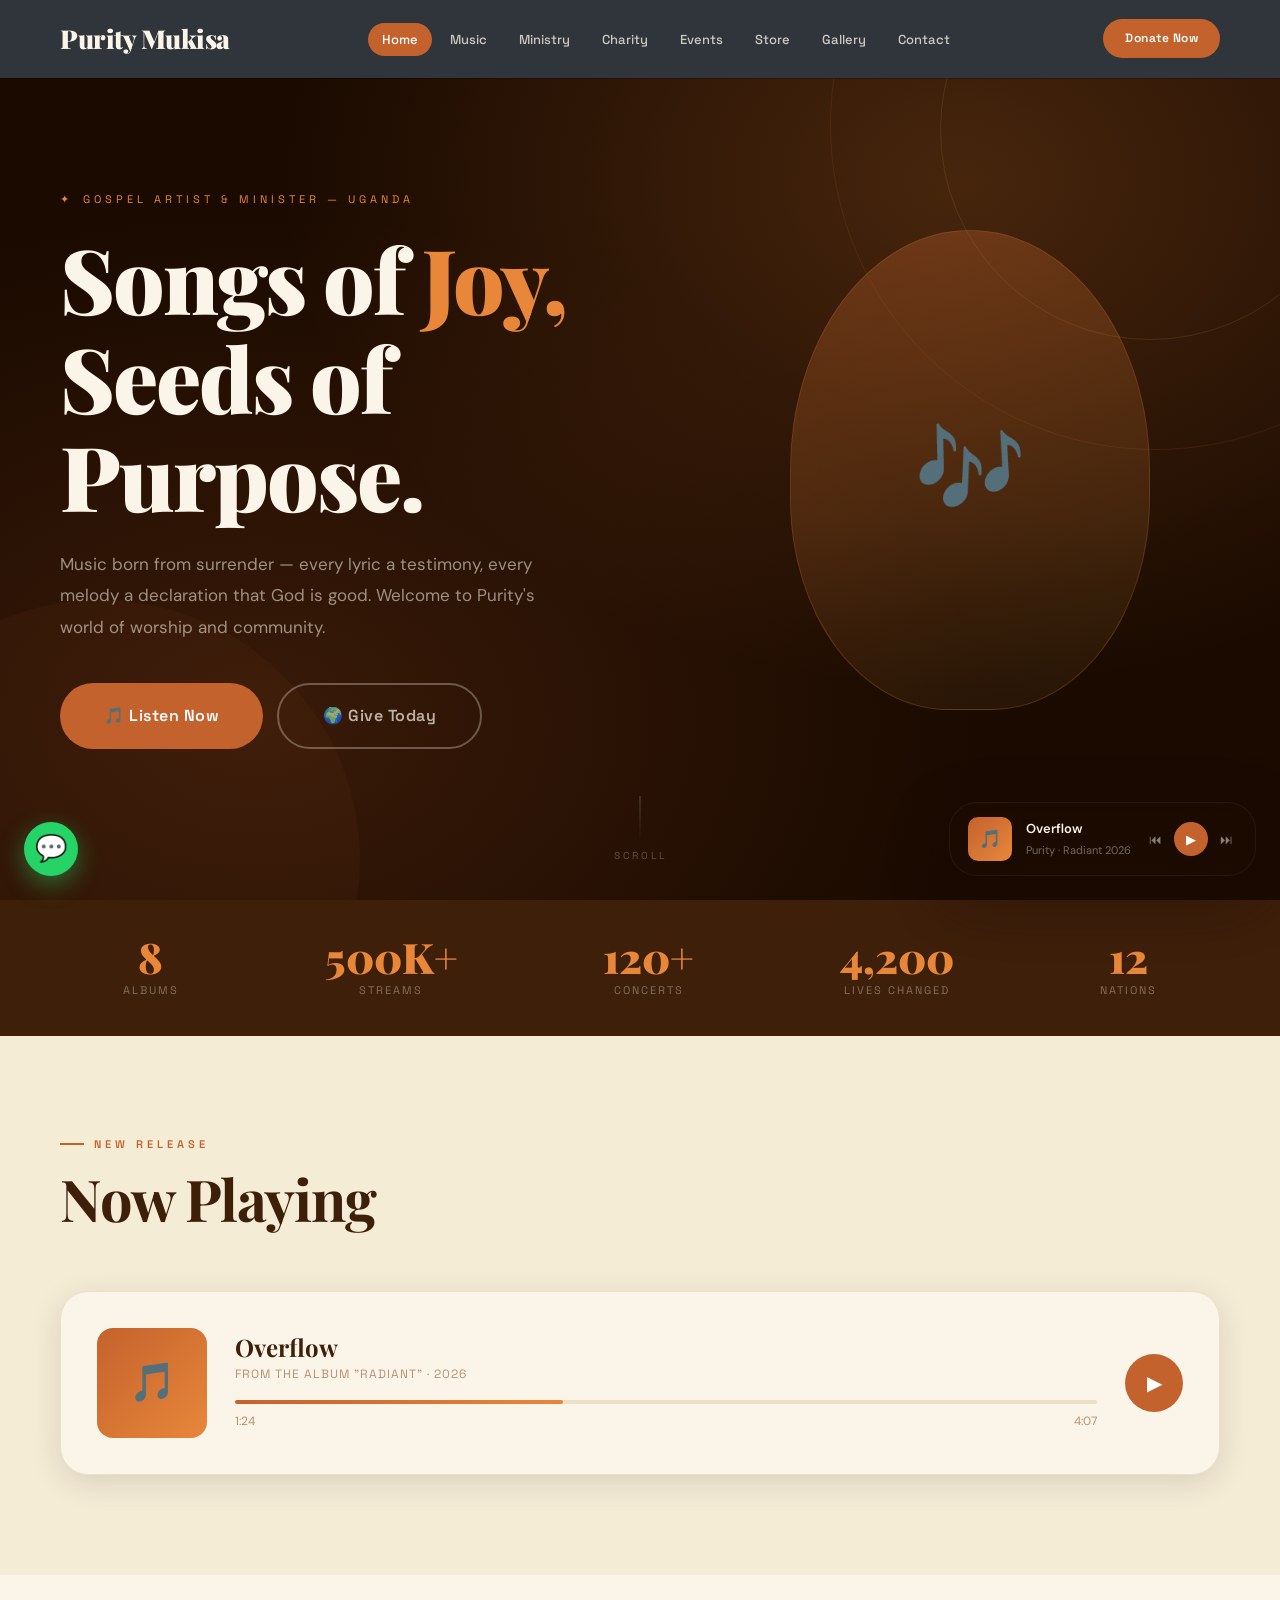
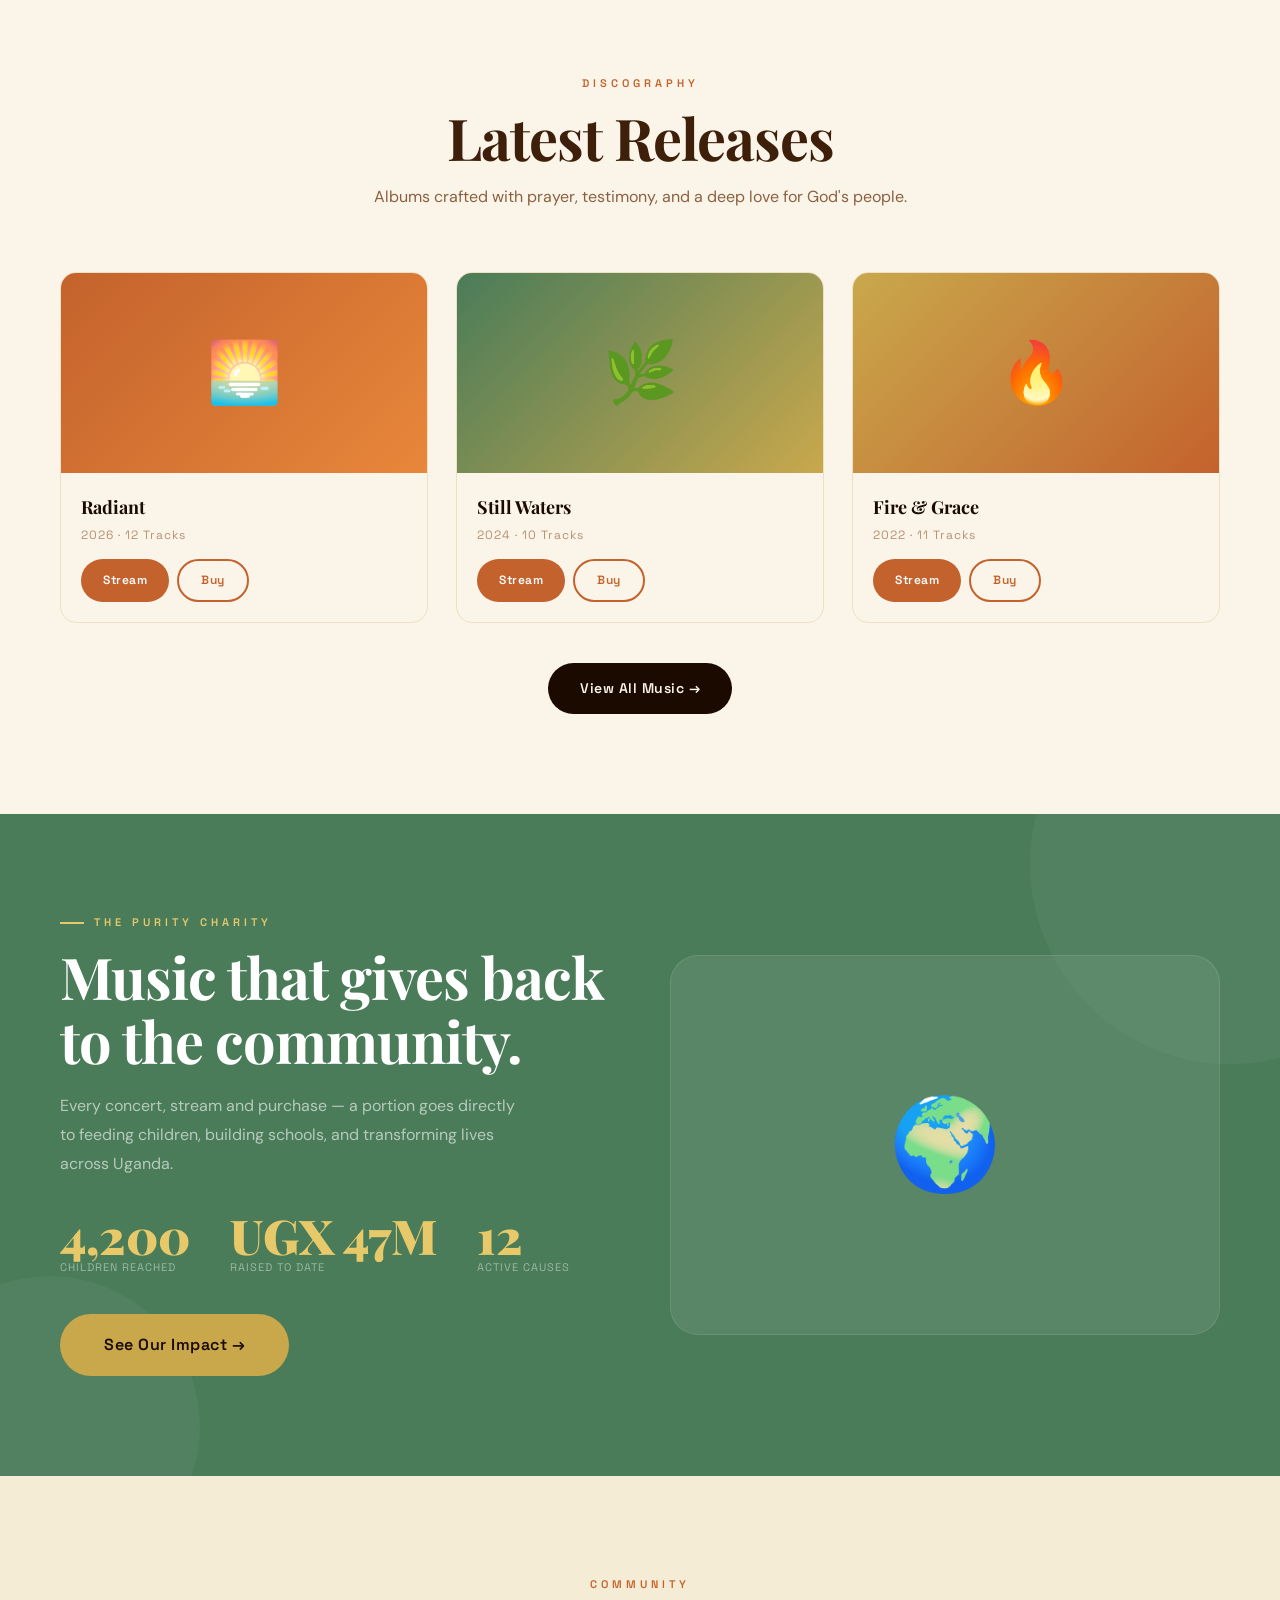
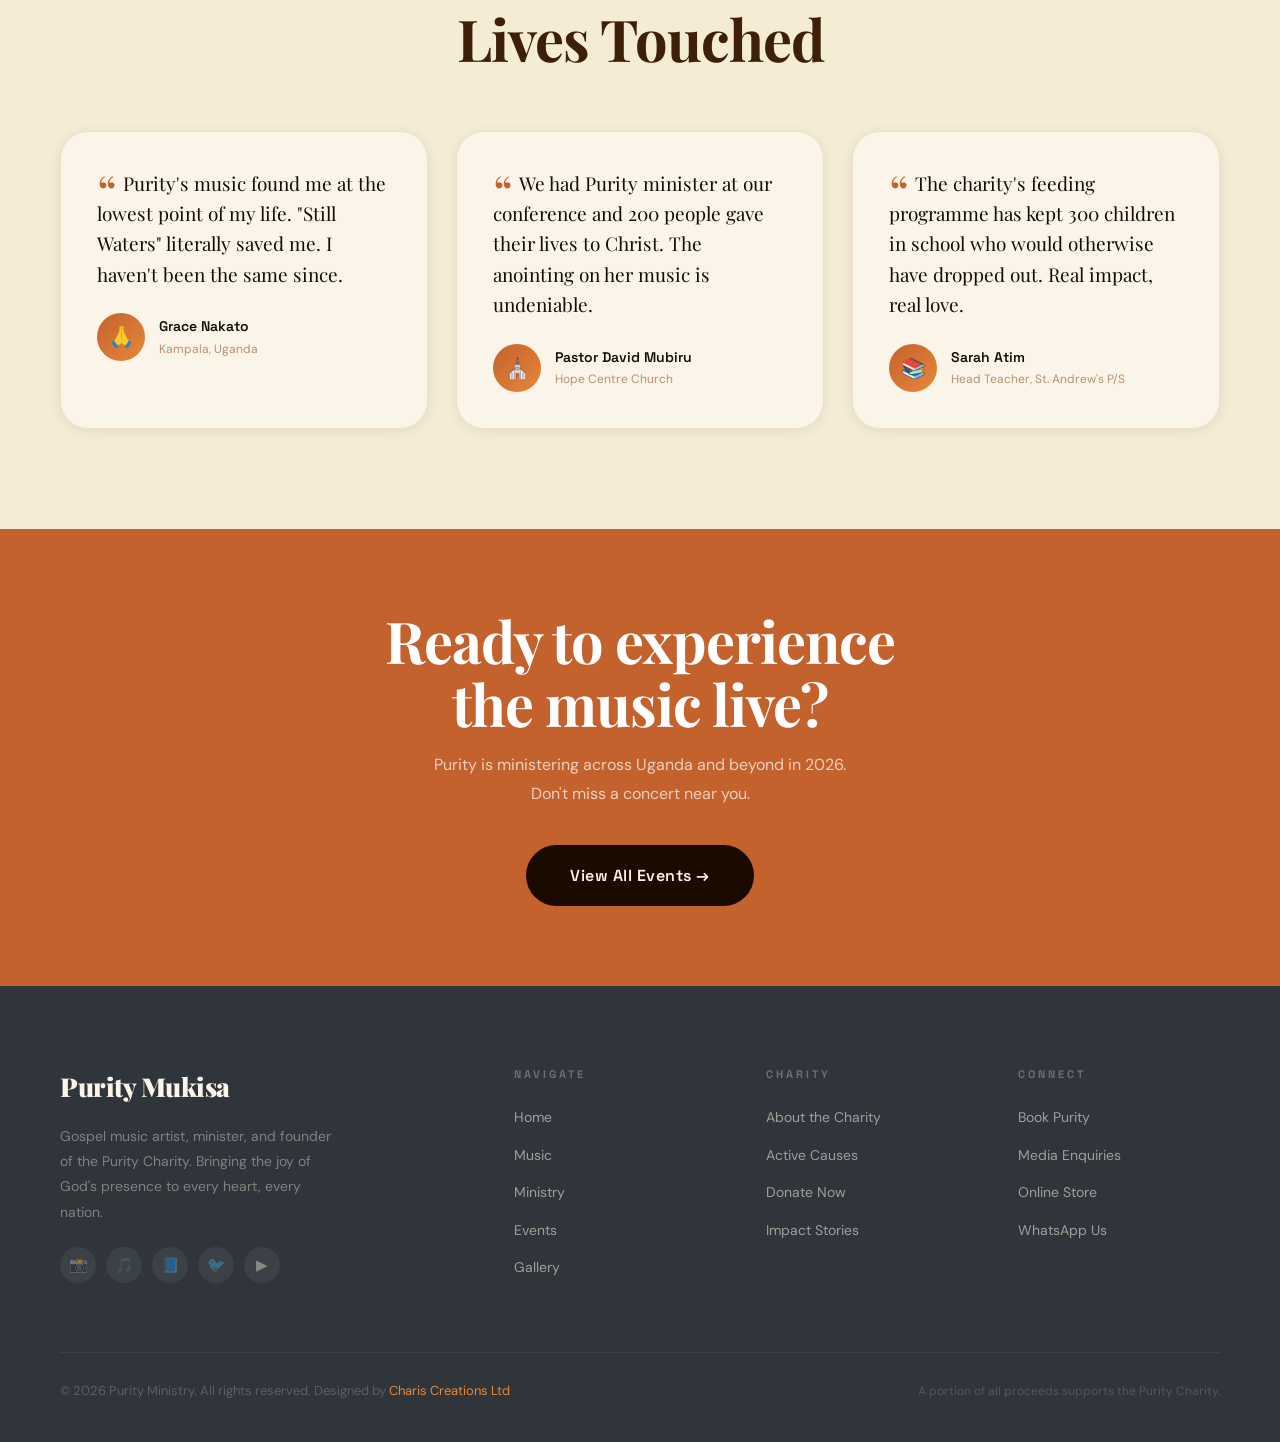
<file: index_previous.html>
<!DOCTYPE html>
<html lang="en">
<head>
<link rel="icon" href="/favicon.ico" sizes="any"/>
<link rel="icon" type="image/png" href="/assets/web/purity-favicon.png"/>
<link rel="apple-touch-icon" href="/assets/web/apple-touch-icon.png"/>
<meta property="og:image" content="https://puritymukisa.com/assets/web/og-purity.jpg"/>
<meta name="twitter:card" content="summary_large_image"/>
<meta name="twitter:image" content="https://puritymukisa.com/assets/web/og-purity.jpg"/>

<meta charset="UTF-8"/><meta name="viewport" content="width=device-width, initial-scale=1.0"/>
<title>Purity — Gospel Music & Ministry</title>
<link rel="stylesheet" href="styles.css?v=3"/>
<style>
.hero { min-height: 100vh; background: var(--dark); position: relative; overflow: hidden; display: flex; align-items: center; }
.hero-bg { position: absolute; inset: 0; background: radial-gradient(ellipse at 75% 20%, rgba(232,135,58,0.22) 0%, transparent 50%), radial-gradient(ellipse at 20% 80%, rgba(196,98,45,0.18) 0%, transparent 50%); }
.hero-ring-1 { position: absolute; top: -200px; right: -200px; width: 650px; height: 650px; border-radius: 50%; border: 1px solid rgba(232,135,58,0.1); }
.hero-ring-2 { position: absolute; top: -80px; right: -80px; width: 420px; height: 420px; border-radius: 50%; border: 1px solid rgba(201,168,76,0.14); }
.hero-arc    { position: absolute; bottom: -220px; left: -160px; width: 520px; height: 520px; border-radius: 50%; background: rgba(196,98,45,0.05); }
.hero-content { max-width: 1240px; margin: 0 auto; padding: 120px 40px 80px; display: grid; grid-template-columns: 1.2fr 1fr; gap: 60px; align-items: center; width: 100%; position: relative; z-index: 1; }
.hero-eyebrow { font-family: 'Space Grotesk', sans-serif; font-size: 11px; letter-spacing: 4px; text-transform: uppercase; color: var(--amber); margin-bottom: 20px; display: flex; align-items: center; gap: 10px; }
.hero-eyebrow::before { content: '✦'; }
.hero h1 { color: var(--cream); margin-bottom: 24px; }
.hero h1 em { color: var(--amber); font-style: normal; }
.hero-sub  { color: rgba(251,245,233,0.55); font-size: 17px; line-height: 1.85; max-width: 500px; margin-bottom: 40px; }
.hero-ctas { display: flex; gap: 14px; flex-wrap: wrap; }
.hero-frame { width: 360px; height: 480px; background: linear-gradient(160deg, rgba(196,98,45,0.35), rgba(232,135,58,0.18), rgba(201,168,76,0.1)); border-radius: 50% 50% 44% 44%; border: 1px solid rgba(232,135,58,0.18); display: flex; align-items: center; justify-content: center; font-size: 90px; margin: 0 auto; position: relative; overflow: hidden; }
.hero-frame::after { content: ''; position: absolute; bottom: 0; left: 0; right: 0; height: 40%; background: linear-gradient(0deg, rgba(26,10,0,0.3), transparent); }
.hero-scroll { position: absolute; bottom: 36px; left: 50%; transform: translateX(-50%); display: flex; flex-direction: column; align-items: center; gap: 8px; color: rgba(251,245,233,0.28); font-size: 10px; letter-spacing: 3px; text-transform: uppercase; font-family: 'Space Grotesk', sans-serif; }
.hero-scroll-line { width: 1px; height: 44px; background: linear-gradient(180deg, rgba(251,245,233,0.28), transparent); }
.stats-bar { background: var(--dark-mid); padding: 36px 0; }
.stats-bar-inner { max-width: 1240px; margin: 0 auto; padding: 0 40px; display: flex; justify-content: space-around; flex-wrap: wrap; gap: 20px; }
.stat-item { text-align: center; }
.stat-num  { font-family: 'Playfair Display', serif; font-size: 42px; font-weight: 900; color: var(--amber); line-height: 1; margin-bottom: 4px; }
.stat-lbl  { font-family: 'Space Grotesk', sans-serif; font-size: 11px; letter-spacing: 2px; text-transform: uppercase; color: rgba(251,245,233,0.38); }
.song-card { background: var(--cream); border-radius: var(--radius-lg); padding: 36px; display: grid; grid-template-columns: auto 1fr auto; gap: 28px; align-items: center; box-shadow: var(--shadow-md); border: 1px solid var(--cream-deep); }
.song-card-art { width: 110px; height: 110px; background: linear-gradient(135deg, var(--terra), var(--amber)); border-radius: var(--radius-md); display: flex; align-items: center; justify-content: center; font-size: 38px; flex-shrink: 0; }
.song-card-info h3 { margin-bottom: 4px; font-size: 24px; }
.song-card-info p  { font-size: 12px; color: var(--text-light); margin-bottom: 14px; letter-spacing: 1px; text-transform: uppercase; font-family: 'Space Grotesk', sans-serif; }
.song-bar  { height: 4px; background: var(--cream-deep); border-radius: 2px; margin-bottom: 8px; width: 100%; }
.song-fill { height: 100%; width: 38%; background: linear-gradient(90deg, var(--terra), var(--amber)); border-radius: 2px; }
.song-times{ display: flex; justify-content: space-between; font-size: 12px; color: var(--text-light); }
.play-btn  { width: 58px; height: 58px; border-radius: 50%; background: var(--terra); color: #fff; border: none; cursor: pointer; font-size: 20px; display: flex; align-items: center; justify-content: center; flex-shrink: 0; transition: var(--transition); }
.play-btn:hover { background: var(--terra-dark); transform: scale(1.08); }
.charity-strip { background: var(--sage); padding: 100px 0; position: relative; overflow: hidden; }
.charity-strip::before { content: ''; position: absolute; top: -150px; right: -150px; width: 400px; height: 400px; border-radius: 50%; background: rgba(255,255,255,0.04); }
.charity-strip::after  { content: ''; position: absolute; bottom: -100px; left: -100px; width: 300px; height: 300px; border-radius: 50%; background: rgba(255,255,255,0.04); }
.charity-img-box { width: 100%; height: 380px; background: rgba(255,255,255,0.08); border-radius: var(--radius-lg); border: 1px solid rgba(255,255,255,0.1); display: flex; align-items: center; justify-content: center; font-size: 90px; }
.c-stats { display: flex; gap: 40px; flex-wrap: wrap; margin-bottom: 38px; }
.c-stat-num { font-family: 'Playfair Display', serif; font-size: 48px; font-weight: 900; color: var(--gold-light); line-height: 1; }
.c-stat-lbl { font-size: 11px; color: rgba(255,255,255,0.45); letter-spacing: 1px; font-family: 'Space Grotesk', sans-serif; text-transform: uppercase; }
.cta-banner { background: var(--terra); padding: 80px 0; text-align: center; }
@media (max-width: 900px) {
  .hero-content { grid-template-columns: 1fr; text-align: center; }
  .hero-frame  { display: none; }
  .hero-sub    { margin: 0 auto 36px; }
  .hero-ctas   { justify-content: center; }
  .song-card   { grid-template-columns: auto 1fr; gap: 20px; }
  .song-card .play-btn { grid-column: 1 / -1; justify-self: center; }
}
</style>
</head>
<body>

<!-- NAV -->
<nav class="nav" id="nav">
  <div class="nav-inner">
    <a class="nav-logo" href="index.html">Purity Mukisa</a>
    <ul class="nav-links">
      <li><a href="index.html" class="active">Home</a></li>
      <li><a href="music.html">Music</a></li>
      <li><a href="ministry.html">Ministry</a></li>
      <li><a href="charity.html">Charity</a></li>
      <li><a href="events.html">Events</a></li>
      <li><a href="store.html">Store</a></li>
      <li><a href="gallery.html">Gallery</a></li>
      <li><a href="contact.html">Contact</a></li>
    </ul>
    <a class="btn btn-primary btn-sm" href="charity.html">Donate Now</a>
    <div class="nav-hamburger light" onclick="toggleMenu()"><span></span><span></span><span></span></div>
  </div>
</nav>

<!-- MOBILE MENU -->
<div class="mobile-menu" id="mobileMenu">
  <button class="mobile-close" onclick="toggleMenu()">✕</button>
  <a href="index.html">Home</a><a href="music.html">Music</a><a href="ministry.html">Ministry</a>
  <a href="charity.html">Charity</a><a href="events.html">Events</a><a href="store.html">Store</a>
  <a href="gallery.html">Gallery</a><a href="contact.html">Contact</a>
</div>

<!-- HERO -->
<section class="hero">
  <div class="hero-bg"></div><div class="hero-ring-1"></div><div class="hero-ring-2"></div><div class="hero-arc"></div>
  <div class="hero-content">
    <div>
      <div class="hero-eyebrow">Gospel Artist &amp; Minister — Uganda</div>
      <h1>Songs of <span style="color:var(--amber);">Joy,</span><br/>Seeds of<br/>Purpose.</h1>
      <p class="hero-sub">Music born from surrender — every lyric a testimony, every melody a declaration that God is good. Welcome to Purity's world of worship and community.</p>
      <div class="hero-ctas">
        <a class="btn btn-primary btn-lg" href="music.html">🎵 Listen Now</a>
        <a class="btn btn-lg" style="border:2px solid rgba(251,245,233,0.3);color:rgba(251,245,233,0.7);background:transparent;" href="charity.html">🌍 Give Today</a>
      </div>
    </div>
    <div style="display:flex;justify-content:center;"><div class="hero-frame">🎶</div></div>
  </div>
  <div class="hero-scroll"><div class="hero-scroll-line"></div><span>Scroll</span></div>
</section>

<!-- STATS -->
<div class="stats-bar">
  <div class="stats-bar-inner">
    <div class="stat-item"><div class="stat-num">8</div><div class="stat-lbl">Albums</div></div>
    <div class="stat-item"><div class="stat-num">500K+</div><div class="stat-lbl">Streams</div></div>
    <div class="stat-item"><div class="stat-num">120+</div><div class="stat-lbl">Concerts</div></div>
    <div class="stat-item"><div class="stat-num">4,200</div><div class="stat-lbl">Lives Changed</div></div>
    <div class="stat-item"><div class="stat-num">12</div><div class="stat-lbl">Nations</div></div>
  </div>
</div>

<!-- FEATURED SONG -->
<section class="section" style="background:var(--cream-dark);">
  <div class="container">
    <div class="section-header fade-up"><div class="eyebrow">New Release</div><h2>Now Playing</h2></div>
    <div class="song-card fade-up">
      <div class="song-card-art">🎵</div>
      <div class="song-card-info">
        <h3>Overflow</h3><p>From the album "Radiant" · 2026</p>
        <div class="song-bar"><div class="song-fill"></div></div>
        <div class="song-times"><span>1:24</span><span>4:07</span></div>
      </div>
      <button class="play-btn" onclick="togglePlay(this)">▶</button>
    </div>
  </div>
</section>

<!-- LATEST ALBUMS -->
<section class="section" style="background:var(--cream);">
  <div class="container">
    <div class="section-header center fade-up"><div class="eyebrow center">Discography</div><h2>Latest Releases</h2><p>Albums crafted with prayer, testimony, and a deep love for God's people.</p></div>
    <div class="grid-3 fade-up">
      <div class="album-card"><div class="album-art album-art-1" style="height:200px;">🌅</div><div class="album-meta"><div class="album-title">Radiant</div><div class="album-year">2026 · 12 Tracks</div><div class="album-actions"><a class="btn btn-primary btn-sm" href="music.html">Stream</a><a class="btn btn-secondary btn-sm" href="store.html">Buy</a></div></div></div>
      <div class="album-card"><div class="album-art album-art-2" style="height:200px;">🌿</div><div class="album-meta"><div class="album-title">Still Waters</div><div class="album-year">2024 · 10 Tracks</div><div class="album-actions"><a class="btn btn-primary btn-sm" href="music.html">Stream</a><a class="btn btn-secondary btn-sm" href="store.html">Buy</a></div></div></div>
      <div class="album-card"><div class="album-art album-art-3" style="height:200px;">🔥</div><div class="album-meta"><div class="album-title">Fire & Grace</div><div class="album-year">2022 · 11 Tracks</div><div class="album-actions"><a class="btn btn-primary btn-sm" href="music.html">Stream</a><a class="btn btn-secondary btn-sm" href="store.html">Buy</a></div></div></div>
    </div>
    <div class="text-center mt-40 fade-up"><a class="btn btn-dark" href="music.html">View All Music →</a></div>
  </div>
</section>

<!-- CHARITY STRIP -->
<section class="charity-strip">
  <div class="container" style="position:relative;z-index:1;">
    <div class="grid-2">
      <div class="fade-up">
        <div class="eyebrow light">The Purity Charity</div>
        <h2 style="color:#fff;margin-bottom:20px;">Music that gives back<br/>to the community.</h2>
        <p style="color:rgba(255,255,255,0.6);max-width:460px;margin-bottom:32px;">Every concert, stream and purchase — a portion goes directly to feeding children, building schools, and transforming lives across Uganda.</p>
        <div class="c-stats">
          <div><div class="c-stat-num">4,200</div><div class="c-stat-lbl">Children reached</div></div>
          <div><div class="c-stat-num">UGX 47M</div><div class="c-stat-lbl">Raised to date</div></div>
          <div><div class="c-stat-num">12</div><div class="c-stat-lbl">Active causes</div></div>
        </div>
        <a class="btn btn-gold btn-lg" href="charity.html">See Our Impact →</a>
      </div>
      <div class="fade-up"><div class="charity-img-box">🌍</div></div>
    </div>
  </div>
</section>

<!-- TESTIMONIALS -->
<section class="section" style="background:var(--cream-dark);">
  <div class="container">
    <div class="section-header center fade-up"><div class="eyebrow center">Community</div><h2>Lives Touched</h2></div>
    <div class="grid-3 fade-up">
      <div class="testimonial-card"><div class="t-quote">Purity's music found me at the lowest point of my life. "Still Waters" literally saved me. I haven't been the same since.</div><div class="t-author"><div class="t-avatar">🙏</div><div><div class="t-name">Grace Nakato</div><div class="t-role">Kampala, Uganda</div></div></div></div>
      <div class="testimonial-card"><div class="t-quote">We had Purity minister at our conference and 200 people gave their lives to Christ. The anointing on her music is undeniable.</div><div class="t-author"><div class="t-avatar">⛪</div><div><div class="t-name">Pastor David Mubiru</div><div class="t-role">Hope Centre Church</div></div></div></div>
      <div class="testimonial-card"><div class="t-quote">The charity's feeding programme has kept 300 children in school who would otherwise have dropped out. Real impact, real love.</div><div class="t-author"><div class="t-avatar">📚</div><div><div class="t-name">Sarah Atim</div><div class="t-role">Head Teacher, St. Andrew's P/S</div></div></div></div>
    </div>
  </div>
</section>

<!-- CTA BANNER -->
<section class="cta-banner">
  <div class="container">
    <h2 style="color:#fff;margin-bottom:16px;">Ready to experience<br/>the music live?</h2>
    <p style="color:rgba(255,255,255,0.7);margin-bottom:36px;max-width:440px;margin-left:auto;margin-right:auto;">Purity is ministering across Uganda and beyond in 2026. Don't miss a concert near you.</p>
    <a class="btn btn-dark btn-lg" href="events.html">View All Events →</a>
  </div>
</section>

<!-- FOOTER -->
<footer class="footer">
  <div class="container">
    <div class="footer-grid">
      <div class="footer-brand"><a class="nav-logo" href="index.html" style="color:var(--cream);">Purity Mukisa</a><p>Gospel music artist, minister, and founder of the Purity Charity. Bringing the joy of God's presence to every heart, every nation.</p><div class="social-row" style="margin-top:22px;"><a class="social-btn" href="#">📸</a><a class="social-btn" href="#">🎵</a><a class="social-btn" href="#">📘</a><a class="social-btn" href="#">🐦</a><a class="social-btn" href="#">▶</a></div></div>
      <div class="footer-col"><h5>Navigate</h5><ul class="footer-links"><li><a href="index.html">Home</a></li><li><a href="music.html">Music</a></li><li><a href="ministry.html">Ministry</a></li><li><a href="events.html">Events</a></li><li><a href="gallery.html">Gallery</a></li></ul></div>
      <div class="footer-col"><h5>Charity</h5><ul class="footer-links"><li><a href="charity.html">About the Charity</a></li><li><a href="charity.html">Active Causes</a></li><li><a href="charity.html">Donate Now</a></li><li><a href="charity.html">Impact Stories</a></li></ul></div>
      <div class="footer-col"><h5>Connect</h5><ul class="footer-links"><li><a href="contact.html">Book Purity</a></li><li><a href="contact.html">Media Enquiries</a></li><li><a href="store.html">Online Store</a></li><li><a href="https://wa.me/256771492493" target="_blank">WhatsApp Us</a></li></ul></div>
    </div>
    <div class="footer-bottom"><div class="footer-copy">© 2026 Purity Ministry. All rights reserved. Designed by <a href="https://chariscreationsltd.com" style="color:var(--amber);">Charis Creations Ltd</a></div><div style="font-size:12px;color:rgba(251,245,233,0.18);">A portion of all proceeds supports the Purity Charity.</div></div>
  </div>
</footer>

<!-- FLOATING PLAYER -->
<div class="floating-player" id="player"><div class="fp-art">🎵</div><div class="fp-info"><div class="fp-title">Overflow</div><div class="fp-sub">Purity · Radiant 2026</div></div><div class="fp-ctrl"><button class="fp-btn">⏮</button><button class="fp-play" id="fpBtn">▶</button><button class="fp-btn">⏭</button></div></div>
<a class="wa-float" href="https://wa.me/256771492493?text=Hi%20Purity%2C%20I%20found%20your%20website!" target="_blank">💬</a>

<script>
function toggleMenu(){document.getElementById('mobileMenu').classList.toggle('open');}
window.addEventListener('scroll',()=>{
  document.getElementById('nav').classList.toggle('scrolled',scrollY>60);
  if(scrollY>500)document.getElementById('player').classList.add('up');
});
let playing=false;
function togglePlay(btn){playing=!playing;btn.textContent=playing?'⏸':'▶';document.getElementById('fpBtn').textContent=playing?'⏸':'▶';document.getElementById('player').classList.add('up');}
document.getElementById('fpBtn').addEventListener('click',function(){playing=!playing;this.textContent=playing?'⏸':'▶';});
const obs=new IntersectionObserver(e=>e.forEach(x=>{if(x.isIntersecting)x.target.classList.add('visible')}),{threshold:0.1});
document.querySelectorAll('.fade-up').forEach(el=>obs.observe(el));
</script>
</body>
</html>
</file>
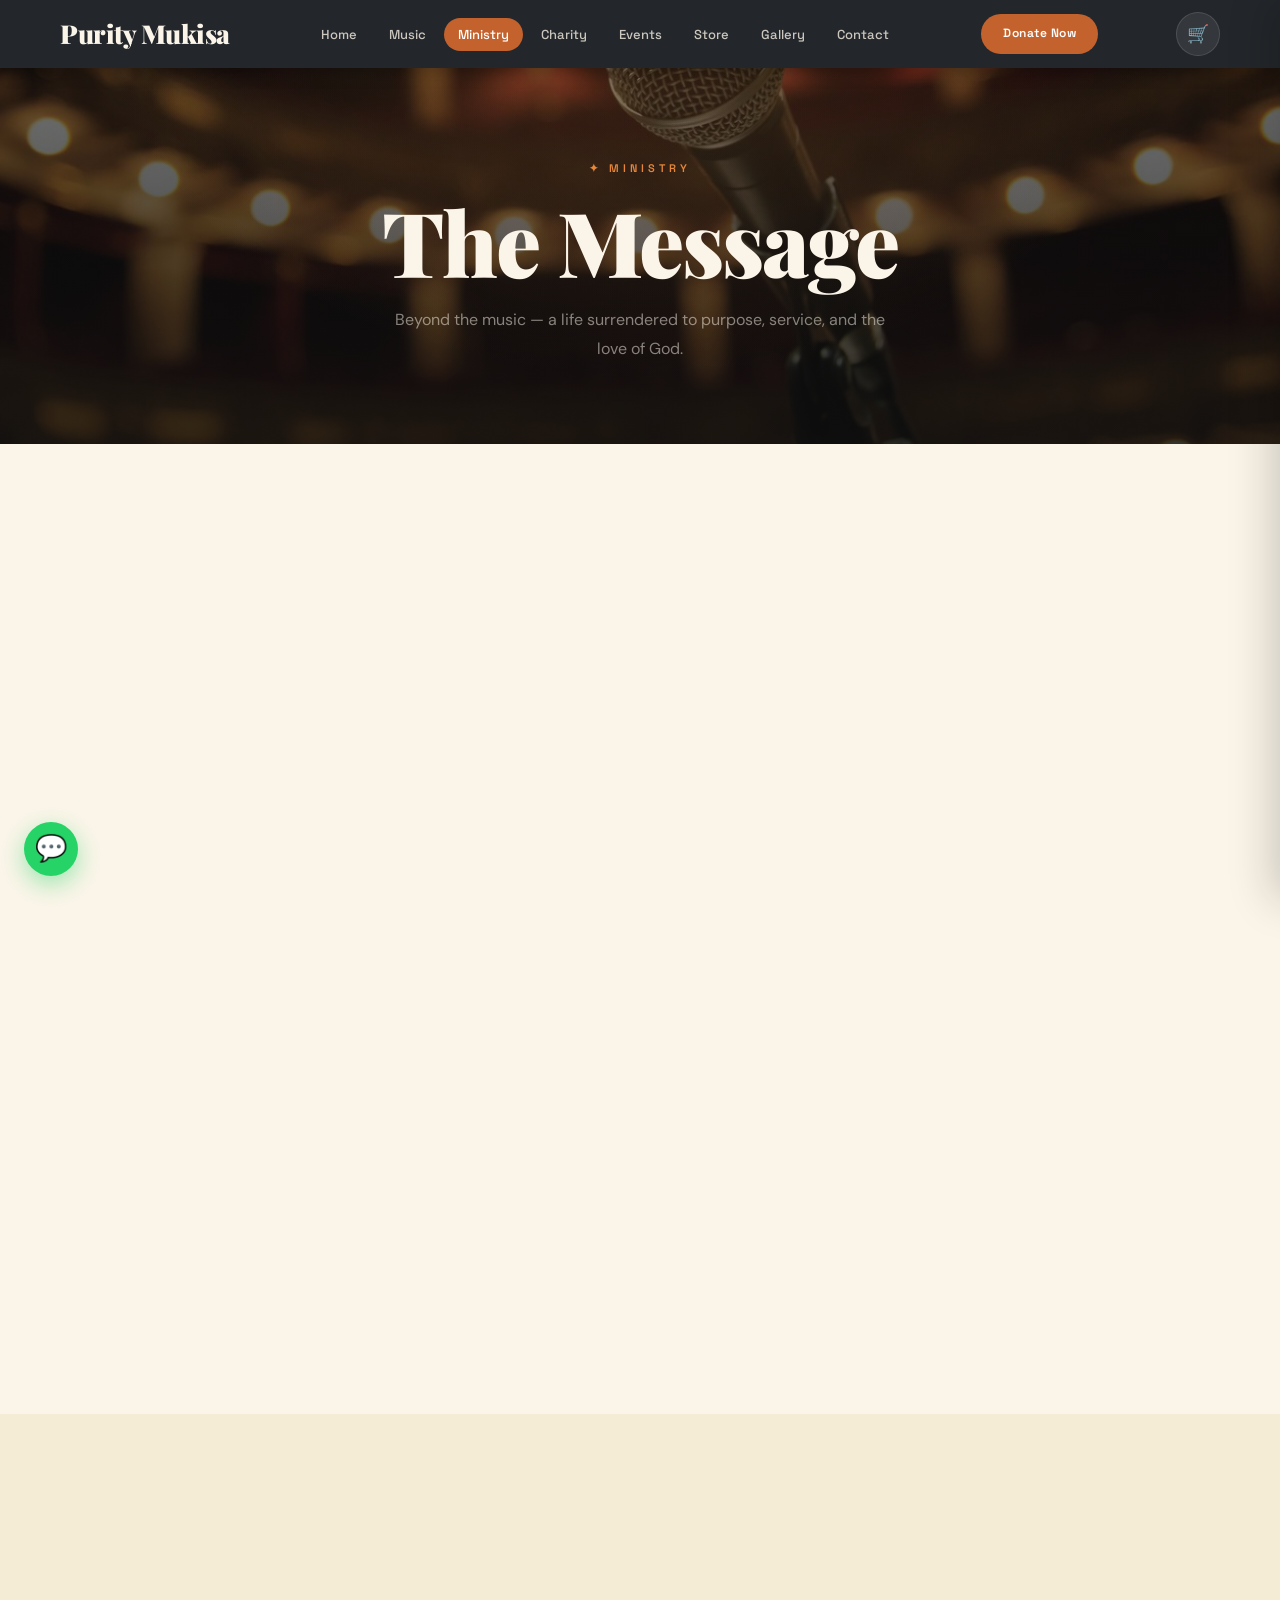
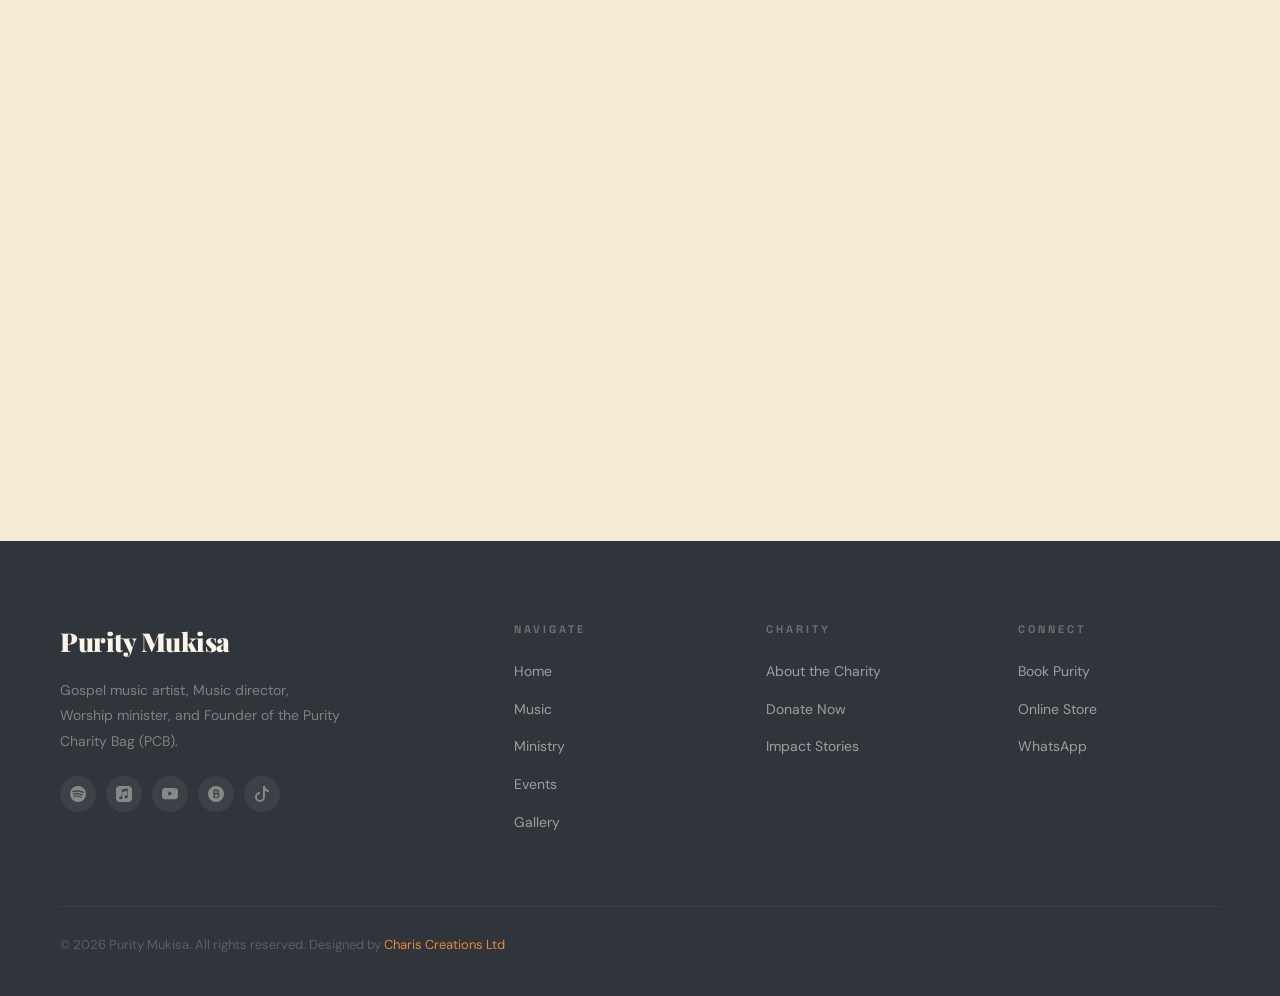
<file: ministry.html>
<!DOCTYPE html>
<html lang="en">
<head>
<link rel="icon" href="/favicon.ico" sizes="any"/>
<link rel="icon" type="image/png" href="/assets/web/purity-favicon.png"/>
<link rel="apple-touch-icon" href="/assets/web/apple-touch-icon.png"/>
<meta property="og:image" content="https://puritymukisa.com/assets/web/og-purity.jpg"/>
<meta name="twitter:card" content="summary_large_image"/>
<meta name="twitter:image" content="https://puritymukisa.com/assets/web/og-purity.jpg"/>

<meta charset="UTF-8"/><meta name="viewport" content="width=device-width, initial-scale=1.0"/>
<title>Ministry — Purity</title>
<link rel="stylesheet" href="styles.css?v=3"/>
<style>
.bio-img { width:100%;height:500px;background:linear-gradient(135deg,var(--terra),var(--amber),var(--gold));border-radius:var(--radius-lg);display:flex;align-items:center;justify-content:center;font-size:110px;position:relative;overflow:hidden; }
.bio-img::after { content:'';position:absolute;bottom:0;left:0;right:0;height:50%;background:linear-gradient(0deg,rgba(26,10,0,0.35),transparent); }
.speaking-card { background:var(--cream);border-radius:var(--radius-md);padding:28px;border:1px solid var(--cream-deep);border-top:3px solid var(--terra);transition:var(--transition); }
.speaking-card:hover { box-shadow:var(--shadow-md);transform:translateY(-4px); }
.speaking-card h4 { margin-bottom:10px;color:var(--dark); }
.prayer-section { background:var(--dark);border-radius:var(--radius-lg);padding:60px; }
.verse-box { background:var(--sage-pale);border-radius:var(--radius-md);border-left:3px solid var(--sage);padding:24px 28px;margin-top:30px; }
.verse-text { font-family:'Playfair Display',serif;font-size:17px;color:var(--dark);line-height:1.7; }
.verse-ref  { font-size:13px;color:var(--text-light);margin-top:8px;font-family:'Space Grotesk',sans-serif; }
.video-card { background:var(--dark);border-radius:var(--radius-md);overflow:hidden;cursor:pointer;transition:var(--transition); }
.video-card:hover { transform:translateY(-4px);box-shadow:var(--shadow-lg); }
.video-thumb { position:relative;display:flex;align-items:center;justify-content:center;font-size:50px; }
.play-overlay { position:absolute;bottom:14px;right:14px;background:rgba(0,0,0,0.65);border-radius:50%;width:44px;height:44px;display:flex;align-items:center;justify-content:center;color:#fff;font-size:16px; }
.video-meta { padding:18px; }
.video-title { font-weight:600;color:var(--cream);margin-bottom:4px; }
.video-sub   { font-size:12px;color:rgba(251,245,233,0.4);font-family:'Space Grotesk',sans-serif; }
@media(max-width:700px){.prayer-section{padding:36px 24px;}}
</style>
<script src="cart.js?v=2.2" defer></script>
</head>
<body>
<nav class="nav scrolled" id="nav">
  <div class="nav-inner">
    <a class="nav-logo" href="index.html">Purity Mukisa</a>
    <ul class="nav-links">
      <li><a href="index.html">Home</a></li><li><a href="music.html">Music</a></li>
      <li><a href="ministry.html" class="active">Ministry</a></li><li><a href="charity.html">Charity</a></li>
      <li><a href="events.html">Events</a></li><li><a href="store.html">Store</a></li>
      <li><a href="gallery.html">Gallery</a></li><li><a href="contact.html">Contact</a></li>
    </ul>
    <a class="btn btn-primary btn-sm" href="charity.html">Donate Now</a>
    <button class="cart-btn" type="button" data-cart-action="open" aria-label="View cart">🛒<span class="cart-count-badge empty">0</span></button>
    <div class="nav-hamburger" onclick="toggleMenu()"><span></span><span></span><span></span></div>
  </div>
</nav>
<div class="mobile-menu" id="mobileMenu">
  <button class="mobile-close" onclick="toggleMenu()">✕</button>
  <a href="index.html">Home</a><a href="music.html">Music</a><a href="ministry.html">Ministry</a>
  <a href="charity.html">Charity</a><a href="events.html">Events</a><a href="store.html">Store</a>
  <a href="gallery.html">Gallery</a><a href="contact.html">Contact</a>
</div>

<div class="page-hero" style="background:linear-gradient(rgba(15,15,15,0.55), rgba(15,15,15,0.85)), url('assets/web/ministry-hero.jpg') center/cover;">
  <div class="container" style="position:relative;z-index:1;">
    <div class="eyebrow">✦ Ministry</div>
    <h1>The Message</h1>
    <p>Beyond the music — a life surrendered to purpose, service, and the love of God.</p>
  </div>
</div>

<!-- BIO -->
<section class="section" style="background:var(--cream);">
  <div class="container">
    <div class="grid-2" style="align-items:center;gap:60px;">
      <div class="fade-up"><div class="bio-img" style="background:url('assets/web/purity-about.jpg') center/cover;font-size:0;aspect-ratio:4/5;height:auto;"></div></div>
      <div class="fade-up">
        <div class="eyebrow">About Purity</div>
        <h2>A Voice Raised for<br/>Such a Time as This</h2>
        <p style="margin-bottom:18px;">Purity is a gospel music artist, worship leader, and minister of the Gospel whose life and music are centered on leading people into genuine encounters with God. Gifted with a voice marked by both tenderness and spiritual depth, she has grown into a Spirit-led worship minister whose music carries hope, healing, and God's presence beyond language and cultural boundaries.</p>
        <p style="margin-bottom:18px;">Every song is birthed from a place of deep devotion and surrender. Through concerts, worship gatherings, and music ministry, she continues to touch hearts across communities and nations — creating moments where people personally encounter God and experience His love.</p>
        <p style="margin-bottom:32px;">Beyond music, Purity leads the Purity Charity Bag (PCB) — a compassion-driven initiative transforming lives in underserved communities across Uganda. Through education, nutrition, shelter, and community care for vulnerable children and the elderly, the charity brings hope and dignity to those most in need. Every concert, stream, and partnership becomes part of a greater mission: using worship not only to inspire hearts, but to transform lives.</p>
        <div style="display:flex;gap:14px;flex-wrap:wrap;">
          <a class="btn btn-primary" href="contact.html">Book for Ministry</a>
          <a class="btn btn-secondary" href="charity.html">The Charity</a>
        </div>
      </div>
    </div>
  </div>
</section>

<!-- SPEAKING -->
<section class="section" style="background:var(--cream-dark);">
  <div class="container">
    <div class="section-header center fade-up"><div class="eyebrow center">Speaking & Ministry</div><h2>Available For</h2><p>Purity is available to minister at your event, conference, or crusade. Every engagement is covered in prayer and preparation.</p></div>
    <div class="grid-3 fade-up">
      <div class="speaking-card"><h4>🎤 Conferences & Crusades</h4><p>Keynote worship leading and ministry at large-scale gospel events, city crusades, and national conferences.</p></div>
      <div class="speaking-card" style="border-top-color:var(--sage);"><h4>⛪ Church Services</h4><p>Special Sunday services, revival meetings, youth ministry, women's conferences, and leadership retreats.</p></div>
      <div class="speaking-card" style="border-top-color:var(--gold);"><h4>🎓 Schools & Campuses</h4><p>Gospel outreach to universities, secondary schools, and campus fellowships across Uganda and East Africa.</p></div>
      <div class="speaking-card" style="border-top-color:var(--amber);"><h4>📺 TV & Radio</h4><p>Live gospel shows, recorded interviews, devotional programmes, and media ministry appearances.</p></div>
      <div class="speaking-card" style="border-top-color:var(--dark-mid);"><h4>🌍 International Missions</h4><p>Mission trips and international gospel tours — Kenya, Tanzania, Rwanda, South Africa, UK, and USA.</p></div>
      <div class="speaking-card" style="border-top-color:var(--terra);"><h4>💒 Weddings & Celebrations</h4><p>Worship ministry for Christian weddings, thanksgiving services, and special family celebrations.</p></div>
    </div>
    <div class="text-center mt-40 fade-up"><a class="btn btn-primary btn-lg" href="contact.html">Send a Booking Request</a></div>
  </div>
</section>

<!-- VIDEO MESSAGES -->
<section class="section" style="background:var(--cream);">
  <div class="container">
    <div class="section-header fade-up"><div class="eyebrow">Watch & Listen</div><h2>Video Messages</h2></div>
    <div class="grid-2 fade-up" style="gap:32px;">
      <div class="video-card">
        <div class="video-thumb" style="position:relative;padding-bottom:56.25%;height:0;overflow:hidden;background:#000;">
          <iframe src="https://www.youtube.com/embed/D66RiQZ4xbY" style="position:absolute;top:0;left:0;width:100%;height:100%;border:0;" title="What is Behind the Song Niwewe — Purity Mukisa" allow="accelerometer; autoplay; clipboard-write; encrypted-media; gyroscope; picture-in-picture; web-share" referrerpolicy="strict-origin-when-cross-origin" allowfullscreen></iframe>
        </div>
        <div class="video-meta">
          <div class="video-title">Behind the Song · Niwewe</div>
          <div class="video-sub">Story · Purity Mukisa</div>
        </div>
      </div>

      <div class="video-card">
        <div class="video-thumb" style="position:relative;padding-bottom:56.25%;height:0;overflow:hidden;background:#000;">
          <iframe src="https://www.youtube.com/embed/74qov_HPI_Y" style="position:absolute;top:0;left:0;width:100%;height:100%;border:0;" title="Yenze Stories 1" allow="accelerometer; autoplay; clipboard-write; encrypted-media; gyroscope; picture-in-picture; web-share" referrerpolicy="strict-origin-when-cross-origin" allowfullscreen></iframe>
        </div>
        <div class="video-meta">
          <div class="video-title">Yenze Stories · Episode 1</div>
          <div class="video-sub">Series · The Yenze Journey</div>
        </div>
      </div>

      <div class="video-card">
        <div class="video-thumb" style="position:relative;padding-bottom:56.25%;height:0;overflow:hidden;background:#000;">
          <iframe src="https://www.youtube.com/embed/cb-bPgqD-bg" style="position:absolute;top:0;left:0;width:100%;height:100%;border:0;" title="Extravagant Love — Purity Mukisa & Transformation Music Ministry" allow="accelerometer; autoplay; clipboard-write; encrypted-media; gyroscope; picture-in-picture; web-share" referrerpolicy="strict-origin-when-cross-origin" allowfullscreen></iframe>
        </div>
        <div class="video-meta">
          <div class="video-title">Extravagant Love</div>
          <div class="video-sub">Live · Purity Mukisa &amp; Transformation Music Ministry</div>
        </div>
      </div>

      <div class="video-card">
        <div class="video-thumb" style="position:relative;padding-bottom:56.25%;height:0;overflow:hidden;background:#000;">
          <iframe src="https://www.youtube.com/embed/N0B2CwhKH_4" style="position:absolute;top:0;left:0;width:100%;height:100%;border:0;" title="10 Years, No Child — Pastor Fred Mukisa's Journey: EP 1A" allow="accelerometer; autoplay; clipboard-write; encrypted-media; gyroscope; picture-in-picture; web-share" referrerpolicy="strict-origin-when-cross-origin" allowfullscreen></iframe>
        </div>
        <div class="video-meta">
          <div class="video-title">10 Years, No Child · EP 1A</div>
          <div class="video-sub">Testimony · Pastor Fred Mukisa's Journey from Waiting to a Wonder</div>
        </div>
      </div>
    </div>
  </div>
</section>

<!-- FAM — FAMILY ALTAR MEETING -->
<section class="section" style="background:var(--dark);">
  <div class="container">
    <div class="section-header center fade-up" style="margin-bottom:48px;">
      <div class="eyebrow center" style="color:var(--amber);">✦ Founded by Purity Mukisa</div>
      <h2 style="color:var(--cream);">Family Altar Meeting</h2>
      <p style="color:rgba(251,245,233,0.6);max-width:620px;margin:0 auto;">FAM is a Spirit-led prayer and worship movement committed to restoring the altar of God in every home, family, and community across Uganda and beyond.</p>
    </div>

    <div class="grid-3 fade-up" style="margin-bottom:48px;">
      <div style="background:rgba(251,245,233,0.05);border:1px solid rgba(251,245,233,0.1);border-top:3px solid var(--amber);border-radius:var(--radius-md);padding:28px;transition:var(--transition);" onmouseover="this.style.transform='translateY(-4px)';this.style.boxShadow='0 12px 32px rgba(0,0,0,0.4)'" onmouseout="this.style.transform='translateY(0)';this.style.boxShadow='none'">
        <div style="font-size:36px;margin-bottom:14px;">🔥</div>
        <h4 style="color:var(--cream);margin-bottom:10px;">Weekly Prayer Gatherings</h4>
        <p style="color:rgba(251,245,233,0.55);font-size:15px;line-height:1.7;">FAM hosts regular family altar meetings — online and in-person — where believers come together to worship, intercede, and hear the Word of God.</p>
      </div>
      <div style="background:rgba(251,245,233,0.05);border:1px solid rgba(251,245,233,0.1);border-top:3px solid var(--terra);border-radius:var(--radius-md);padding:28px;transition:var(--transition);" onmouseover="this.style.transform='translateY(-4px)';this.style.boxShadow='0 12px 32px rgba(0,0,0,0.4)'" onmouseout="this.style.transform='translateY(0)';this.style.boxShadow='none'">
        <div style="font-size:36px;margin-bottom:14px;">🏠</div>
        <h4 style="color:var(--cream);margin-bottom:10px;">Restoring the Family Altar</h4>
        <p style="color:rgba(251,245,233,0.55);font-size:15px;line-height:1.7;">At the heart of FAM is a passion to see every household become a house of prayer — where families worship together, pray together, and grow in faith together.</p>
      </div>
      <div style="background:rgba(251,245,233,0.05);border:1px solid rgba(251,245,233,0.1);border-top:3px solid var(--sage);border-radius:var(--radius-md);padding:28px;transition:var(--transition);" onmouseover="this.style.transform='translateY(-4px)';this.style.boxShadow='0 12px 32px rgba(0,0,0,0.4)'" onmouseout="this.style.transform='translateY(0)';this.style.boxShadow='none'">
        <div style="font-size:36px;margin-bottom:14px;">🌍</div>
        <h4 style="color:var(--cream);margin-bottom:10px;">A Growing Community</h4>
        <p style="color:rgba(251,245,233,0.55);font-size:15px;line-height:1.7;">FAM connects believers across Uganda and the diaspora in a community of accountability, love, and Spirit-filled worship. No one walks this journey alone.</p>
      </div>
    </div>

    <!-- FAM Highlight Banner -->
    <div class="fade-up" style="background:linear-gradient(135deg,var(--terra),var(--amber));border-radius:var(--radius-lg);padding:48px;text-align:center;position:relative;overflow:hidden;">
      <div style="position:absolute;top:-40px;right:-40px;font-size:160px;opacity:0.08;line-height:1;">🙏</div>
      <div class="eyebrow center" style="color:rgba(26,10,0,0.65);margin-bottom:10px;">Join the Movement</div>
      <h3 style="color:var(--dark);font-size:clamp(22px,4vw,34px);margin-bottom:14px;">Be Part of FAM Today</h3>
      <p style="color:rgba(26,10,0,0.7);max-width:540px;margin:0 auto 30px;font-size:16px;line-height:1.7;">FAM is open to every believer who wants to deepen their prayer life, connect with a faith family, and experience God's presence every week. Join us on WhatsApp and be the first to know about our next gathering.</p>
      <a id="join-fam-whatsapp"
         href="https://wa.me/256771492493?text=Hello%20Purity%2C%20I%20would%20like%20to%20join%20FAM%20(Family%20Altar%20Meeting)%20%F0%9F%99%8F"
         target="_blank"
         rel="noopener noreferrer"
         style="display:inline-flex;align-items:center;gap:10px;background:#25D366;color:#fff;padding:16px 34px;border-radius:50px;font-weight:700;font-size:17px;text-decoration:none;box-shadow:0 6px 24px rgba(37,211,102,0.45);transition:transform 0.2s,box-shadow 0.2s;"
         onmouseover="this.style.transform='scale(1.05)';this.style.boxShadow='0 10px 32px rgba(37,211,102,0.6)'"
         onmouseout="this.style.transform='scale(1)';this.style.boxShadow='0 6px 24px rgba(37,211,102,0.45)'">
        <svg xmlns="http://www.w3.org/2000/svg" width="22" height="22" fill="currentColor" viewBox="0 0 16 16"><path d="M13.601 2.326A7.85 7.85 0 0 0 7.994 0C3.627 0 .068 3.558.064 7.926c0 1.399.366 2.76 1.057 3.965L0 16l4.204-1.102a7.9 7.9 0 0 0 3.79.965h.004c4.368 0 7.926-3.558 7.93-7.93A7.9 7.9 0 0 0 13.6 2.326zM7.994 14.521a6.6 6.6 0 0 1-3.356-.92l-.24-.144-2.494.654.666-2.433-.156-.251a6.56 6.56 0 0 1-1.007-3.505c0-3.626 2.957-6.584 6.591-6.584a6.56 6.56 0 0 1 4.66 1.931 6.56 6.56 0 0 1 1.928 4.66c-.004 3.639-2.961 6.592-6.592 6.592m3.615-4.934c-.197-.099-1.17-.578-1.353-.646-.182-.065-.315-.099-.445.099-.133.197-.513.646-.627.775-.114.133-.232.148-.43.05-.197-.1-.836-.308-1.592-.985-.59-.525-.985-1.175-1.103-1.372-.114-.198-.011-.304.088-.403.087-.088.197-.232.296-.346.1-.114.133-.198.198-.33.065-.134.034-.248-.015-.347-.05-.099-.445-1.076-.612-1.47-.16-.389-.323-.335-.445-.34-.114-.007-.247-.007-.38-.007a.73.73 0 0 0-.529.247c-.182.198-.691.677-.691 1.654s.71 1.916.81 2.049c.098.133 1.394 2.132 3.383 2.992.47.205.84.326 1.129.418.475.152.904.129 1.246.08.38-.058 1.171-.48 1.338-.943.164-.464.164-.86.114-.943-.049-.084-.182-.133-.38-.232"/></svg>
        Join FAM on WhatsApp
      </a>
    </div>
  </div>
</section>

<!-- PRAYER REQUEST -->
<section class="section-sm" style="background:var(--cream-dark);">
  <div class="container">
    <div class="grid-2">
      <div class="fade-up">
        <div class="eyebrow">Prayer</div>
        <h2>Send a Prayer Request</h2>
        <p style="margin-bottom:28px;">Purity and her team pray over every request submitted. No need is too small. Submit yours and believe for a miracle.</p>
        <div class="verse-box">
          <div class="verse-text">"The prayer of a righteous person is powerful and effective."</div>
          <div class="verse-ref">— James 5:16</div>
        </div>
      </div>
      <div class="prayer-section fade-up">
        <div class="eyebrow" style="color:var(--amber);">Your Request</div>
        <h3 style="color:var(--cream);margin-bottom:6px;">We Read Every Message</h3>
        <p style="color:rgba(251,245,233,0.45);margin-bottom:30px;">You are not alone. Submit your request below.</p>
        <div style="display:grid;grid-template-columns:1fr 1fr;gap:14px;margin-bottom:18px;">
          <div class="form-group" style="margin:0;"><label class="label-light">Your Name</label><input id="pr-name" class="input-dark" placeholder="e.g. Sarah"/></div>
          <div class="form-group" style="margin:0;"><label class="label-light">Country</label><input id="pr-country" class="input-dark" placeholder="Uganda"/></div>
        </div>
        <div class="form-group"><label class="label-light">Prayer Request</label><textarea id="pr-msg" class="input-dark" placeholder="Share what is on your heart..."></textarea></div>
        <button class="btn btn-primary" style="width:100%;justify-content:center;" onclick="submitPrayer()">🙏 Submit Request</button>
      </div>
    </div>
  </div>
</section>

<footer class="footer">
  <div class="container">
    <div class="footer-grid">
      <div class="footer-brand"><a class="nav-logo" href="index.html" style="color:var(--cream);">Purity Mukisa</a><p>Gospel music artist, Music director, Worship minister, and Founder of the Purity Charity Bag (PCB).</p><div class="social-row" style="margin-top:22px;"><a class="social-btn" href="https://open.spotify.com/artist/5dY3sCQgFWaGNixuBnQlW9" target="_blank" rel="noopener noreferrer" aria-label="Spotify" title="Spotify"><svg xmlns="http://www.w3.org/2000/svg" width="16" height="16" fill="currentColor" viewBox="0 0 16 16"><path d="M8 0a8 8 0 1 0 0 16A8 8 0 0 0 8 0m3.669 11.538a.5.5 0 0 1-.686.165c-1.879-1.147-4.243-1.407-7.028-.77a.499.499 0 0 1-.222-.973c3.048-.696 5.662-.397 7.77.892a.5.5 0 0 1 .166.686m.979-2.178a.624.624 0 0 1-.858.205c-2.15-1.321-5.428-1.704-7.972-.932a.625.625 0 0 1-.362-1.194c2.905-.881 6.517-.454 8.986 1.063a.624.624 0 0 1 .206.858m.084-2.268C10.154 5.56 5.9 5.419 3.438 6.166a.748.748 0 1 1-.434-1.432c2.826-.857 7.523-.692 10.492 1.07a.747.747 0 1 1-.764 1.288"/></svg></a><a class="social-btn" href="https://music.apple.com/ug/artist/purity-mukisa/1762441014" target="_blank" rel="noopener noreferrer" aria-label="Apple Music" title="Apple Music"><svg xmlns="http://www.w3.org/2000/svg" width="16" height="16" fill="currentColor" viewBox="0 0 16 16"><path fill-rule="evenodd" d="m10.995 0 .573.001q.241 0 .483.007c.35.01.705.03 1.051.093.352.063.68.166.999.329a3.36 3.36 0 0 1 1.47 1.468c.162.32.265.648.328 1 .063.347.084.7.093 1.051q.007.241.007.483l.001.573v5.99l-.001.573q0 .241-.008.483c-.01.35-.03.704-.092 1.05a3.5 3.5 0 0 1-.33 1 3.36 3.36 0 0 1-1.468 1.468 3.5 3.5 0 0 1-1 .33 7 7 0 0 1-1.05.092q-.241.007-.483.008l-.573.001h-5.99l-.573-.001q-.241 0-.483-.008a7 7 0 0 1-1.052-.092 3.6 3.6 0 0 1-.998-.33 3.36 3.36 0 0 1-1.47-1.468 3.6 3.6 0 0 1-.328-1 7 7 0 0 1-.093-1.05Q.002 11.81 0 11.568V5.005l.001-.573q0-.241.007-.483c.01-.35.03-.704.093-1.05a3.6 3.6 0 0 1 .329-1A3.36 3.36 0 0 1 1.9.431 3.5 3.5 0 0 1 2.896.1 7 7 0 0 1 3.95.008Q4.19.002 4.432 0h.573zm-.107 2.518-4.756.959H6.13a.66.66 0 0 0-.296.133.5.5 0 0 0-.16.31c-.004.027-.01.08-.01.16v5.952c0 .14-.012.275-.106.39-.095.115-.21.15-.347.177l-.31.063c-.393.08-.65.133-.881.223a1.4 1.4 0 0 0-.519.333 1.25 1.25 0 0 0-.332.995c.031.297.166.582.395.792.156.142.35.25.578.296.236.047.49.031.858-.043.196-.04.38-.102.555-.205a1.4 1.4 0 0 0 .438-.405 1.5 1.5 0 0 0 .233-.55c.042-.202.052-.386.052-.588V6.347c0-.276.08-.35.302-.404.024-.005 3.954-.797 4.138-.833.257-.049.378.025.378.294v3.524c0 .14-.001.28-.096.396-.094.115-.211.15-.348.178l-.31.062c-.393.08-.649.133-.88.223a1.4 1.4 0 0 0-.52.334 1.26 1.26 0 0 0-.34.994c.03.297.174.582.404.792a1.2 1.2 0 0 0 .577.294c.237.048.49.03.858-.044.197-.04.381-.098.556-.202a1.4 1.4 0 0 0 .438-.405q.173-.252.233-.549a2.7 2.7 0 0 0 .044-.589V2.865c0-.273-.143-.443-.4-.42-.04.003-.383.064-.424.073"/></svg></a><a class="social-btn" href="https://www.youtube.com/@PureMe11" target="_blank" rel="noopener noreferrer" aria-label="YouTube" title="YouTube"><svg xmlns="http://www.w3.org/2000/svg" width="16" height="16" fill="currentColor" viewBox="0 0 16 16"><path d="M8.051 1.999h.089c.822.003 4.987.033 6.11.335a2.01 2.01 0 0 1 1.415 1.42c.101.38.172.883.22 1.402l.01.104.022.26.008.104c.065.914.073 1.77.074 1.957v.075c-.001.194-.01 1.108-.082 2.06l-.008.105-.009.104c-.05.572-.124 1.14-.235 1.558a2.01 2.01 0 0 1-1.415 1.42c-1.16.312-5.569.334-6.18.335h-.142c-.309 0-1.587-.006-2.927-.052l-.17-.006-.087-.004-.171-.007-.171-.007c-1.11-.049-2.167-.128-2.654-.26a2.01 2.01 0 0 1-1.415-1.419c-.111-.417-.185-.986-.235-1.558L.09 9.82l-.008-.104A31 31 0 0 1 0 7.68v-.123c.002-.215.01-.958.064-1.778l.007-.103.003-.052.008-.104.022-.26.01-.104c.048-.519.119-1.023.22-1.402a2.01 2.01 0 0 1 1.415-1.42c.487-.13 1.544-.21 2.654-.26l.17-.007.172-.006.086-.003.171-.007A100 100 0 0 1 7.858 2zM6.4 5.209v4.818l4.157-2.408z"/></svg></a><a class="social-btn" href="https://www.boomplay.com/share/artist/95971295" target="_blank" rel="noopener noreferrer" aria-label="Boomplay" title="Boomplay"><svg xmlns="http://www.w3.org/2000/svg" width="16" height="16" fill="currentColor" viewBox="0 0 16 16"><path d="M8 0a8 8 0 1 0 0 16A8 8 0 0 0 8 0M5.5 3.5h3.25a2.25 2.25 0 0 1 1.6 3.84A2.5 2.5 0 0 1 9 12H5.5zm1.5 1.5v2H8.5a1 1 0 1 0 0-2zm0 3.5v2.5H9a1.25 1.25 0 0 0 0-2.5z"/></svg></a><a class="social-btn" href="https://www.tiktok.com/@puritymukisa11" target="_blank" rel="noopener noreferrer" aria-label="TikTok" title="TikTok"><svg xmlns="http://www.w3.org/2000/svg" width="16" height="16" fill="currentColor" viewBox="0 0 16 16"><path d="M9 0h1.98c.144.715.54 1.617 1.235 2.512C12.895 3.389 13.797 4 15 4v2c-1.753 0-3.07-.814-4-1.829V11a5 5 0 1 1-5-5v2a3 3 0 1 0 3 3z"/></svg></a></div></div>
      <div class="footer-col"><h5>Navigate</h5><ul class="footer-links"><li><a href="index.html">Home</a></li><li><a href="music.html">Music</a></li><li><a href="ministry.html">Ministry</a></li><li><a href="events.html">Events</a></li><li><a href="gallery.html">Gallery</a></li></ul></div>
      <div class="footer-col"><h5>Charity</h5><ul class="footer-links"><li><a href="charity.html">About the Charity</a></li><li><a href="charity.html">Donate Now</a></li><li><a href="charity.html">Impact Stories</a></li></ul></div>
      <div class="footer-col"><h5>Connect</h5><ul class="footer-links"><li><a href="contact.html">Book Purity</a></li><li><a href="store.html">Online Store</a></li><li><a href="https://wa.me/256771492493" target="_blank">WhatsApp</a></li></ul></div>
    </div>
    <div class="footer-bottom"><div class="footer-copy">© 2026 Purity Mukisa. All rights reserved. Designed by <a href="https://chariscreationsltd.com" style="color:var(--amber);">Charis Creations Ltd</a></div></div>
  </div>
</footer>

<div class="floating-player" id="player"><div class="fp-art">🎵</div><div class="fp-info"><div class="fp-title">Niwewe</div><div class="fp-sub">Purity Mukisa · Yenze</div></div><div class="fp-ctrl"><button class="fp-btn">⏮</button><button class="fp-play" id="fpBtn">▶</button><button class="fp-btn">⏭</button></div></div>
<a class="wa-float" href="https://wa.me/256771492493" target="_blank">💬</a>

<!-- Cart Drawer (direct child of body) -->
<div class="cart-overlay" id="cartOverlay" data-cart-action="close"></div>
<aside class="cart-drawer" id="cartDrawer" aria-label="Shopping cart">
  <div class="cart-drawer-header">
    <h3>Your Cart</h3>
    <button class="cart-drawer-close" type="button" data-cart-action="close" aria-label="Close cart">✕</button>
  </div>
  <div class="cart-drawer-body" id="cartDrawerBody"></div>
  <div class="cart-drawer-footer" id="cartDrawerFooter" style="display:none;">
    <div class="cart-summary-total"><span>Subtotal</span><span id="cartDrawerTotal">UGX 0</span></div>
    <p style="font-size:12px;color:var(--text-light);margin:10px 0 16px;">Delivery and any taxes calculated at checkout.</p>
    <a class="btn btn-primary" href="checkout.html" style="width:100%;justify-content:center;font-size:15px;padding:14px;">Proceed to Checkout →</a>
    <button type="button" data-cart-action="close" class="btn btn-secondary" style="width:100%;justify-content:center;margin-top:10px;padding:12px;">Continue Shopping</button>
  </div>
</aside>

<script>
function toggleMenu(){document.getElementById('mobileMenu').classList.toggle('open');}
function submitPrayer(){
  var g=function(id){var e=document.getElementById(id);return e?e.value.trim():'';};
  var name=g('pr-name'), country=g('pr-country'), msg=g('pr-msg');
  if(!msg){ alert('Please share your prayer request before submitting.'); return; }
  var lines=['🙏 Prayer request from puritymukisa.com',''];
  if(name) lines.pu
</file>
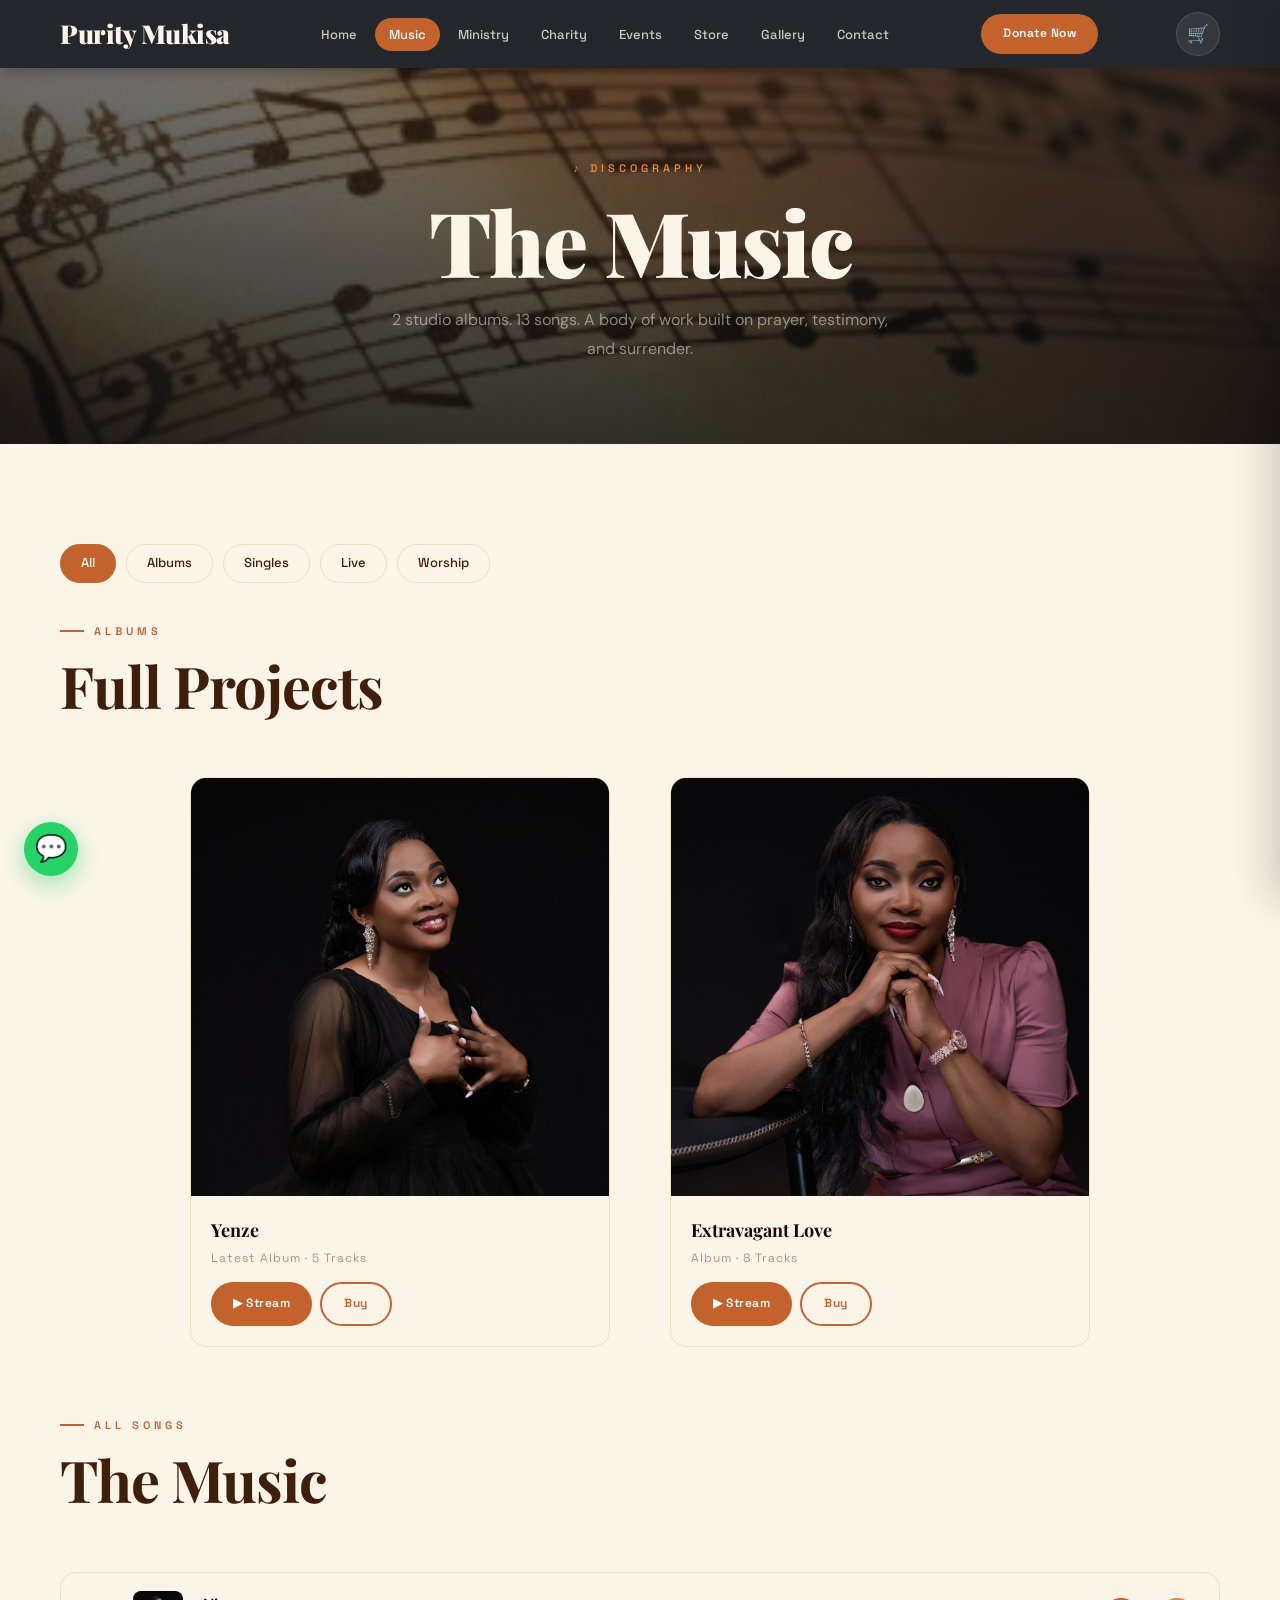
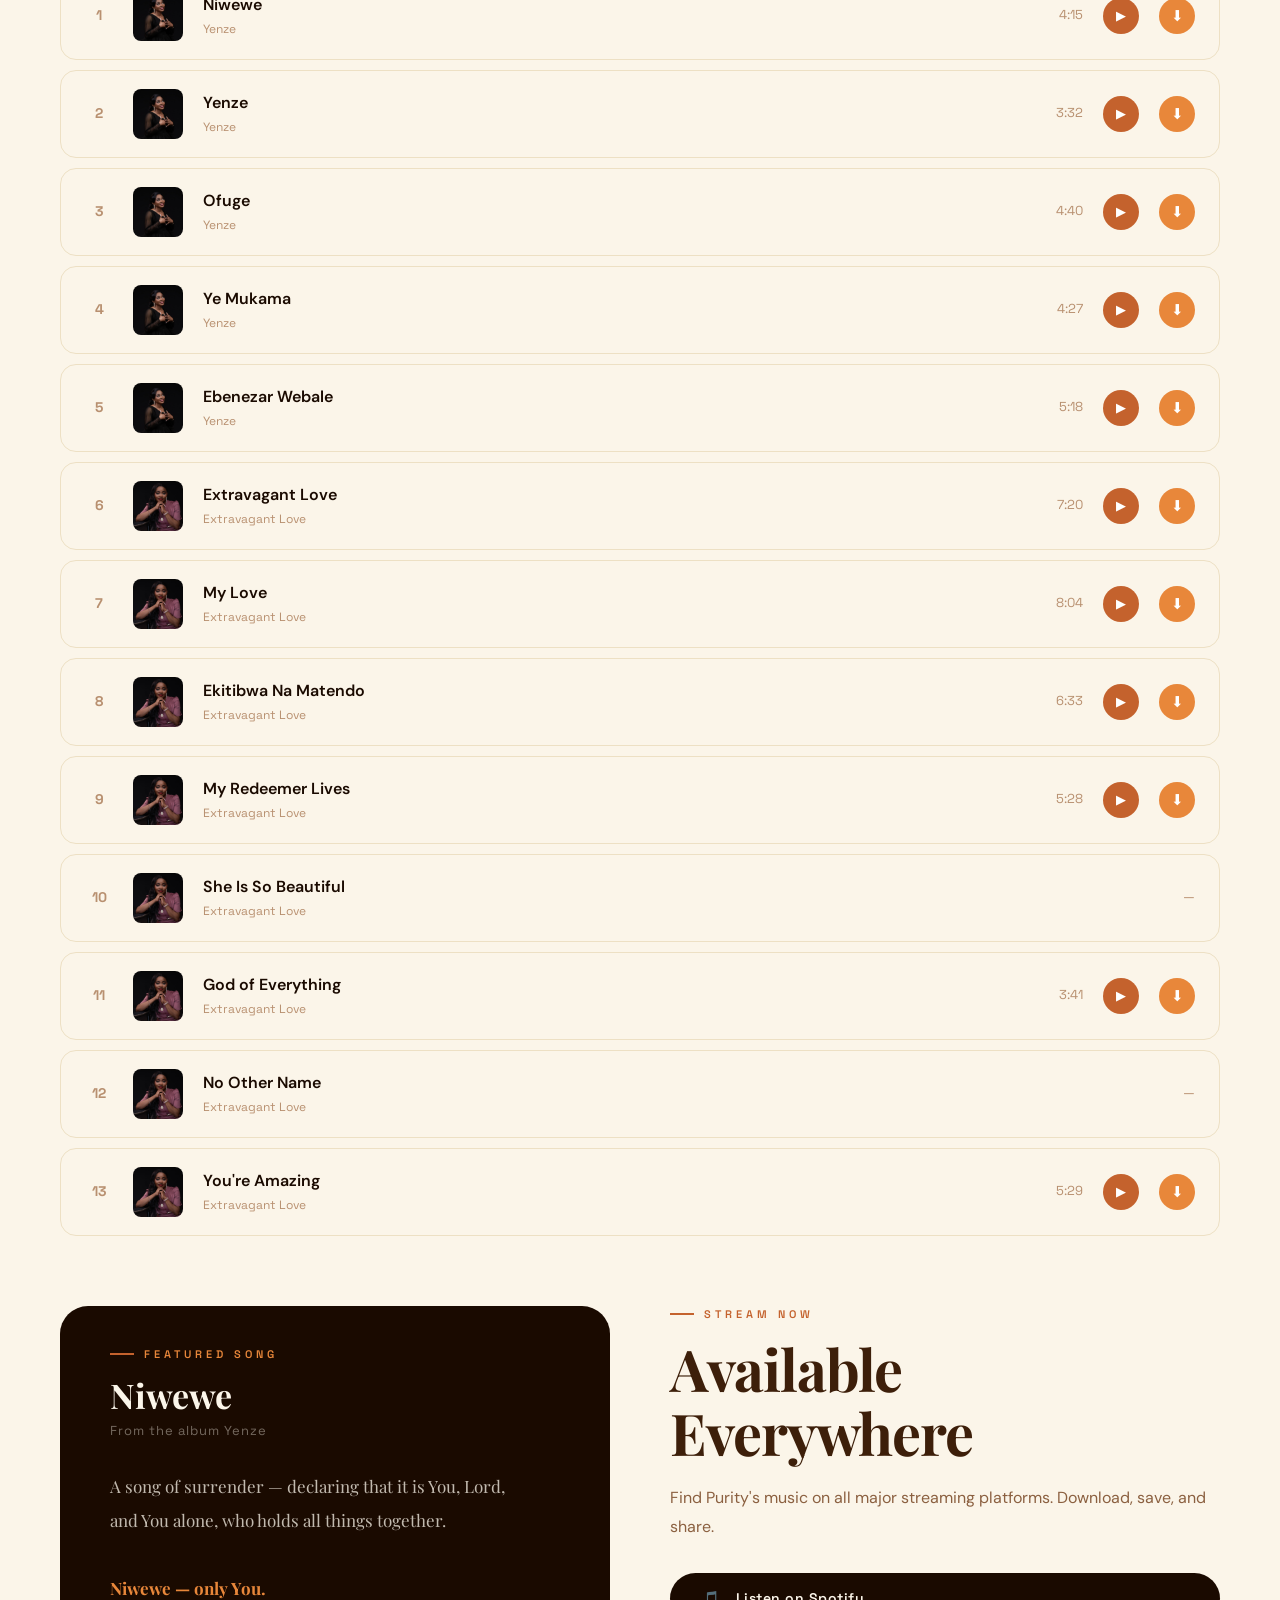
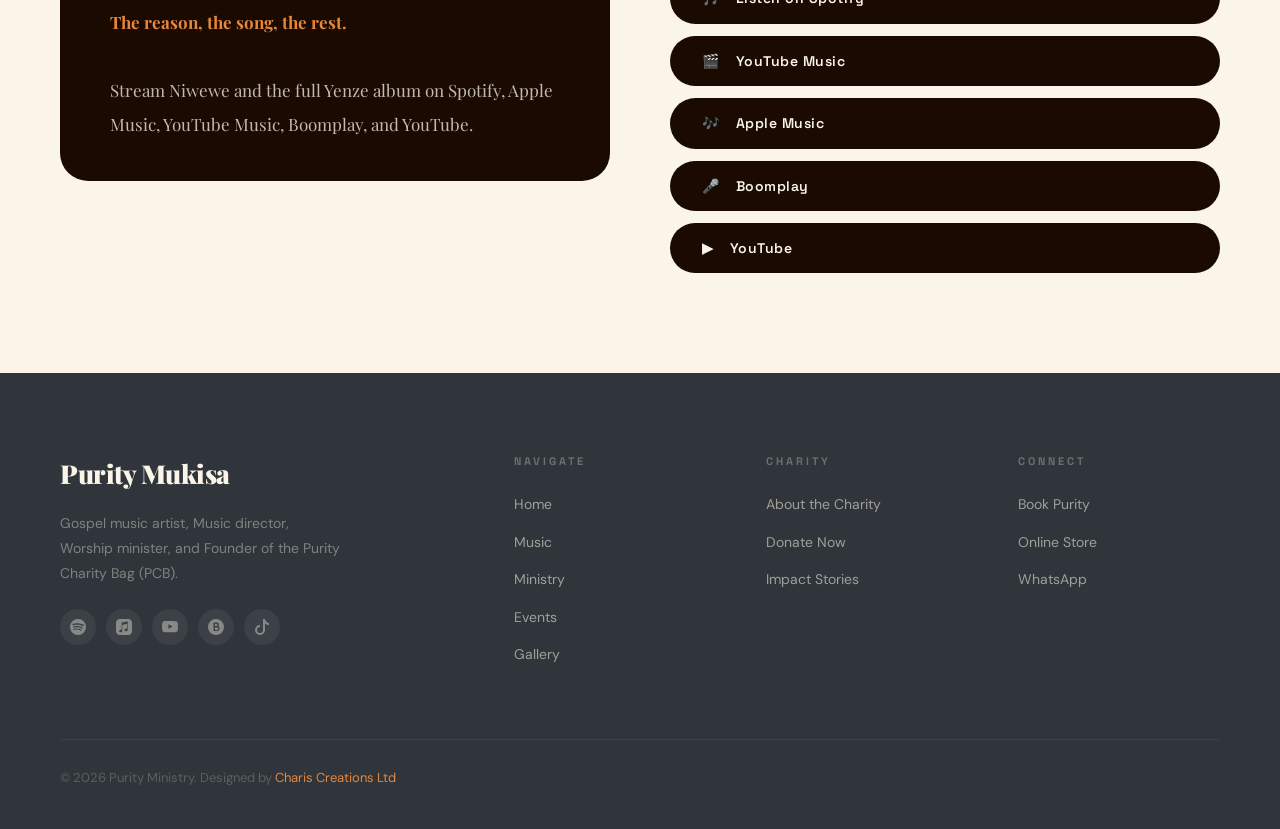
<file: music.html>
<!DOCTYPE html>
<html lang="en">
<head>
<link rel="icon" href="/favicon.ico" sizes="any"/>
<link rel="icon" type="image/png" href="/assets/web/purity-favicon.png"/>
<link rel="apple-touch-icon" href="/assets/web/apple-touch-icon.png"/>
<meta property="og:image" content="https://puritymukisa.com/assets/web/og-purity.jpg"/>
<meta name="twitter:card" content="summary_large_image"/>
<meta name="twitter:image" content="https://puritymukisa.com/assets/web/og-purity.jpg"/>

<meta charset="UTF-8"/><meta name="viewport" content="width=device-width, initial-scale=1.0"/>
<title>Music — Purity Ministry</title>
<link rel="stylesheet" href="styles.css?v=3"/>
<style>
.streaming-box { background: var(--cream-dark); border-radius: var(--radius-lg); padding: 50px; text-align: center; margin-top: 60px; }
.stream-links  { display: flex; gap: 14px; justify-content: center; flex-wrap: wrap; margin-top: 24px; }
.lyrics-box    { background: var(--dark); border-radius: var(--radius-lg); padding: 40px 50px; color: var(--cream); }
.lyrics-box h3 { color: var(--cream); margin-bottom: 6px; }
.lyrics-box .sub { color: rgba(251,245,233,0.4); font-size: 13px; margin-bottom: 28px; font-family:'Space Grotesk',sans-serif; letter-spacing:1px; }
.lyrics-text   { font-family: 'Playfair Display', serif; font-size: 17px; line-height: 2; color: rgba(251,245,233,0.75); }
.lyrics-chorus { color: var(--amber); font-weight: 700; }
html { scroll-behavior: smooth; }
.filter-btn { text-decoration: none; color: inherit; }
#albums-anchor, #all-songs-anchor { scroll-margin-top: 100px; }
</style>
</head>
<body>
<nav class="nav scrolled" id="nav">
  <div class="nav-inner">
    <a class="nav-logo" href="index.html">Purity Mukisa</a>
    <ul class="nav-links">
      <li><a href="index.html">Home</a></li>
      <li><a href="music.html" class="active">Music</a></li>
      <li><a href="ministry.html">Ministry</a></li>
      <li><a href="charity.html">Charity</a></li>
      <li><a href="events.html">Events</a></li>
      <li><a href="store.html">Store</a></li>
      <li><a href="gallery.html">Gallery</a></li>
      <li><a href="contact.html">Contact</a></li>
    </ul>
    <a class="btn btn-primary btn-sm" href="charity.html">Donate Now</a>
    <button class="cart-btn" type="button" data-cart-action="open" aria-label="View cart">🛒<span class="cart-count-badge empty">0</span></button>
    <div class="nav-hamburger" onclick="toggleMenu()"><span></span><span></span><span></span></div>
  </div>
</nav>
<div class="mobile-menu" id="mobileMenu">
  <button class="mobile-close" onclick="toggleMenu()">✕</button>
  <a href="index.html">Home</a><a href="music.html">Music</a><a href="ministry.html">Ministry</a>
  <a href="charity.html">Charity</a><a href="events.html">Events</a><a href="store.html">Store</a>
  <a href="gallery.html">Gallery</a><a href="contact.html">Contact</a>
</div>

<div class="page-hero" style="background:linear-gradient(rgba(15,15,15,0.55), rgba(15,15,15,0.85)), url('assets/web/music-hero.jpg') center/cover;">
  <div class="container" style="position:relative;z-index:1;">
    <div class="eyebrow">♪ Discography</div>
    <h1>The Music</h1>
    <p>2 studio albums. 13 songs. A body of work built on prayer, testimony, and surrender.</p>
  </div>
</div>

<section class="section" style="background:var(--cream);">
  <div class="container">

    <!-- Filters -->
    <div class="filter-row">
      <a class="filter-btn active" href="#all-songs-anchor">All</a>
      <a class="filter-btn" href="#albums-anchor">Albums</a>
      <a class="filter-btn" href="#all-songs-anchor">Singles</a>
      <a class="filter-btn" href="#all-songs-anchor">Live</a>
      <a class="filter-btn" href="#all-songs-anchor">Worship</a>
    </div>

    <!-- Albums -->
    <div id="albums-anchor" class="section-header fade-up"><div class="eyebrow">Albums</div><h2>Full Projects</h2></div>
    <div class="grid-2 fade-up" style="margin-bottom:70px;max-width:900px;margin-left:auto;margin-right:auto;">
      <div class="album-card"><div class="album-art" style="background:url('assets/web/yenze.jpg') center/cover, linear-gradient(135deg,var(--terra),var(--amber));aspect-ratio:1/1;height:auto;"></div><div class="album-meta"><div class="album-title">Yenze</div><div class="album-year">Latest Album · 5 Tracks</div><div class="album-actions"><a class="btn btn-primary btn-sm" href="https://open.spotify.com/artist/5dY3sCQgFWaGNixuBnQlW9" target="_blank">▶ Stream</a><a class="btn btn-secondary btn-sm" href="store.html">Buy</a></div></div></div>
      <div class="album-card"><div class="album-art" style="background:url('assets/web/extravagant-love.jpg') center/cover, linear-gradient(135deg,var(--sage),var(--gold));aspect-ratio:1/1;height:auto;"></div><div class="album-meta"><div class="album-title">Extravagant Love</div><div class="album-year">Album · 8 Tracks</div><div class="album-actions"><a class="btn btn-primary btn-sm" href="https://open.spotify.com/artist/5dY3sCQgFWaGNixuBnQlW9" target="_blank">▶ Stream</a><a class="btn btn-secondary btn-sm" href="store.html">Buy</a></div></div></div>
    </div>

    <!-- Song List -->
    <div id="all-songs-anchor" class="section-header fade-up"><div class="eyebrow">All Songs</div><h2>The Music</h2></div>
    <div class="fade-up">
      <div class="song-list-item"><div class="song-num">1</div><div class="song-art" style="background:url(&apos;assets/web/yenze.jpg&apos;) center/cover,linear-gradient(135deg,var(--terra),var(--amber));"></div><div class="song-info"><div class="song-name">Niwewe</div><div class="song-album">Yenze</div></div><div class="song-dur">4:15</div><button class="song-play" data-src="assets/music/niwewe.mp3" data-title="Niwewe" data-album="Yenze" aria-label="Play Niwewe">▶</button><a class="song-dl" href="assets/music/niwewe.mp3" download="Niwewe - Purity Mukisa.mp3" title="Download Niwewe" aria-label="Download Niwewe">⬇</a></div>
      <div class="song-list-item"><div class="song-num">2</div><div class="song-art" style="background:url(&apos;assets/web/yenze.jpg&apos;) center/cover,linear-gradient(135deg,var(--terra),var(--amber));"></div><div class="song-info"><div class="song-name">Yenze</div><div class="song-album">Yenze</div></div><div class="song-dur">3:32</div><button class="song-play" data-src="assets/music/yenze.mp3" data-title="Yenze" data-album="Yenze" aria-label="Play Yenze">▶</button><a class="song-dl" href="assets/music/yenze.mp3" download="Yenze - Purity Mukisa.mp3" title="Download Yenze" aria-label="Download Yenze">⬇</a></div>
      <div class="song-list-item"><div class="song-num">3</div><div class="song-art" style="background:url(&apos;assets/web/yenze.jpg&apos;) center/cover,linear-gradient(135deg,var(--terra),var(--amber));"></div><div class="song-info"><div class="song-name">Ofuge</div><div class="song-album">Yenze</div></div><div class="song-dur">4:40</div><button class="song-play" data-src="assets/music/ofuge.mp3" data-title="Ofuge" data-album="Yenze" aria-label="Play Ofuge">▶</button><a class="song-dl" href="assets/music/ofuge.mp3" download="Ofuge - Purity Mukisa.mp3" title="Download Ofuge" aria-label="Download Ofuge">⬇</a></div>
      <div class="song-list-item"><div class="song-num">4</div><div class="song-art" style="background:url(&apos;assets/web/yenze.jpg&apos;) center/cover,linear-gradient(135deg,var(--terra),var(--amber));"></div><div class="song-info"><div class="song-name">Ye Mukama</div><div class="song-album">Yenze</div></div><div class="song-dur">4:27</div><button class="song-play" data-src="assets/music/ye-mukama.mp3" data-title="Ye Mukama" data-album="Yenze" aria-label="Play Ye Mukama">▶</button><a class="song-dl" href="assets/music/ye-mukama.mp3" download="Ye Mukama - Purity Mukisa.mp3" title="Download Ye Mukama" aria-label="Download Ye Mukama">⬇</a></div>
      <div class="song-list-item"><div class="song-num">5</div><div class="song-art" style="background:url(&apos;assets/web/yenze.jpg&apos;) center/cover,linear-gradient(135deg,var(--terra),var(--amber));"></div><div class="song-info"><div class="song-name">Ebenezar Webale</div><div class="song-album">Yenze</div></div><div class="song-dur">5:18</div><button class="song-play" data-src="assets/music/ebenezar-webale.mp3" data-title="Ebenezar Webale" data-album="Yenze" aria-label="Play Ebenezar Webale">▶</button><a class="song-dl" href="assets/music/ebenezar-webale.mp3" download="Ebenezar Webale - Purity Mukisa.mp3" title="Download Ebenezar Webale" aria-label="Download Ebenezar Webale">⬇</a></div>
      <div class="song-list-item"><div class="song-num">6</div><div class="song-art" style="background:url(&apos;assets/web/extravagant-love.jpg&apos;) center/cover,linear-gradient(135deg,var(--sage),var(--gold));"></div><div class="song-info"><div class="song-name">Extravagant Love</div><div class="song-album">Extravagant Love</div></div><div class="song-dur">7:20</div><button class="song-play" data-src="assets/music/extravagant-love.mp3" data-title="Extravagant Love" data-album="Extravagant Love" aria-label="Play Extravagant Love">▶</button><a class="song-dl" href="assets/music/extravagant-love.mp3" download="Extravagant Love - Purity Mukisa.mp3" title="Download Extravagant Love" aria-label="Download Extravagant Love">⬇</a></div>
      <div class="song-list-item"><div class="song-num">7</div><div class="song-art" style="background:url(&apos;assets/web/extravagant-love.jpg&apos;) center/cover,linear-gradient(135deg,var(--sage),var(--gold));"></div><div class="song-info"><div class="song-name">My Love</div><div class="song-album">Extravagant Love</div></div><div class="song-dur">8:04</div><button class="song-play" data-src="assets/music/my-love.mp3" data-title="My Love" data-album="Extravagant Love" aria-label="Play My Love">▶</button><a class="song-dl" href="assets/music/my-love.mp3" download="My Love - Purity Mukisa.mp3" title="Download My Love" aria-label="Download My Love">⬇</a></div>
      <div class="song-list-item"><div class="song-num">8</div><div class="song-art" style="background:url(&apos;assets/web/extravagant-love.jpg&apos;) center/cover,linear-gradient(135deg,var(--sage),var(--gold));"></div><div class="song-info"><div class="song-name">Ekitibwa Na Matendo</div><div class="song-album">Extravagant Love</div></div><div class="song-dur">6:33</div><button class="song-play" data-src="assets/music/ekitibwa-na-matendo.mp3" data-title="Ekitibwa Na Matendo" data-album="Extravagant Love" aria-label="Play Ekitibwa Na Matendo">▶</button><a class="song-dl" href="assets/music/ekitibwa-na-matendo.mp3" download="Ekitibwa Na Matendo - Purity Mukisa.mp3" title="Download Ekitibwa Na Matendo" aria-label="Download Ekitibwa Na Matendo">⬇</a></div>
      <div class="song-list-item"><div class="song-num">9</div><div class="song-art" style="background:url(&apos;assets/web/extravagant-love.jpg&apos;) center/cover,linear-gradient(135deg,var(--sage),var(--gold));"></div><div class="song-info"><div class="song-name">My Redeemer Lives</div><div class="song-album">Extravagant Love</div></div><div class="song-dur">5:28</div><button class="song-play" data-src="assets/music/my-redeemer-lives.mp3" data-title="My Redeemer Lives" data-album="Extravagant Love" aria-label="Play My Redeemer Lives">▶</button><a class="song-dl" href="assets/music/my-redeemer-lives.mp3" download="My Redeemer Lives - Purity Mukisa.mp3" title="Download My Redeemer Lives" aria-label="Download My Redeemer Lives">⬇</a></div>
      <div class="song-list-item"><div class="song-num">10</div><div class="song-art" style="background:url(&apos;assets/web/extravagant-love.jpg&apos;) center/cover,linear-gradient(135deg,var(--sage),var(--gold));"></div><div class="song-info"><div class="song-name">She Is So Beautiful</div><div class="song-album">Extravagant Love</div></div><div class="song-dur">—</div></div>
      <div class="song-list-item"><div class="song-num">11</div><div class="song-art" style="background:url(&apos;assets/web/extravagant-love.jpg&apos;) center/cover,linear-gradient(135deg,var(--sage),var(--gold));"></div><div class="song-info"><div class="song-name">God of Everything</div><div class="song-album">Extravagant Love</div></div><div class="song-dur">3:41</div><button class="song-play" data-src="assets/music/god-of-everything.mp3" data-title="God of Everything" data-album="Extravagant Love" aria-label="Play God of Everything">▶</button><a class="song-dl" href="assets/music/god-of-everything.mp3" download="God of Everything - Purity Mukisa.mp3" title="Download God of Everything" aria-label="Download God of Everything">⬇</a></div>
      <div class="song-list-item"><div class="song-num">12</div><div class="song-art" style="background:url(&apos;assets/web/extravagant-love.jpg&apos;) center/cover,linear-gradient(135deg,var(--sage),var(--gold));"></div><div class="song-info"><div class="song-name">No Other Name</div><div class="song-album">Extravagant Love</div></div><div class="song-dur">—</div></div>
      <div class="song-list-item"><div class="song-num">13</div><div class="song-art" style="background:url(&apos;assets/web/extravagant-love.jpg&apos;) center/cover,linear-gradient(135deg,var(--sage),var(--gold));"></div><div class="song-info"><div class="song-name">You're Amazing</div><div class="song-album">Extravagant Love</div></div><div class="song-dur">5:29</div><button class="song-play" data-src="assets/music/youre-amazing.mp3" data-title="You're Amazing" data-album="Extravagant Love" aria-label="Play You're Amazing">▶</button><a class="song-dl" href="assets/music/youre-amazing.mp3" download="You're Amazing - Purity Mukisa.mp3" title="Download You're Amazing" aria-label="Download You're Amazing">⬇</a></div>
    </div>

    <!-- Featured Lyrics -->
    <div class="grid-2" style="margin-top:70px;align-items:start;">
      <div class="lyrics-box fade-up">
        <div class="eyebrow" style="color:var(--amber);">Featured Song</div>
        <h3>Niwewe</h3><div class="sub">From the album Yenze</div>
        <div class="lyrics-text">
          A song of surrender — declaring that it is You, Lord,<br/>
          and You alone, who holds all things together.<br/><br/>
          <span class="lyrics-chorus">Niwewe — only You.<br/>
          The reason, the song, the rest.<br/></span><br/>
          Stream Niwewe and the full Yenze album on Spotify, Apple Music, YouTube Music, Boomplay, and YouTube.
        </div>
      </div>
      <div class="fade-up">
        <div class="eyebrow">Stream Now</div>
        <h2 style="margin-bottom:20px;">Available<br/>Everywhere</h2>
        <p style="margin-bottom:32px;">Find Purity's music on all major streaming platforms. Download, save, and share.</p>
        <div style="display:flex;flex-direction:column;gap:12px;">
          <a class="btn btn-dark" href="https://open.spotify.com/artist/5dY3sCQgFWaGNixuBnQlW9" target="_blank" rel="noopener noreferrer" style="justify-content:flex-start;gap:16px;"><span>🎵</span> Listen on Spotify</a>
          <a class="btn btn-dark" href="https://music.youtube.com/search?q=Purity+Mukisa" target="_blank" rel="noopener noreferrer" style="justify-content:flex-start;gap:16px;"><span>🎬</span> YouTube Music</a>
          <a class="btn btn-dark" href="https://music.apple.com/ug/artist/purity-mukisa/1762441014" target="_blank" rel="noopener noreferrer" style="justify-content:flex-start;gap:16px;"><span>🎶</span> Apple Music</a>
          <a class="btn btn-dark" href="https://www.boomplay.com/share/artist/95971295" target="_blank" rel="noopener noreferrer" style="justify-content:flex-start;gap:16px;"><span>🎤</span> Boomplay</a>
          <a class="btn btn-dark" href="https://www.youtube.com/@PureMe11" target="_blank" rel="noopener noreferrer" style="justify-content:flex-start;gap:16px;"><span>▶</span> YouTube</a>
        </div>
      </div>
    </div>

  </div>
</section>

<footer class="footer">
  <div class="container">
    <div class="footer-grid">
      <div class="footer-brand"><a class="nav-logo" href="index.html" style="color:var(--cream);">Purity Mukisa</a><p>Gospel music artist, Music director, Worship minister, and Founder of the Purity Charity Bag (PCB).</p><div class="social-row" style="margin-top:22px;"><a class="social-btn" href="https://open.spotify.com/artist/5dY3sCQgFWaGNixuBnQlW9" target="_blank" rel="noopener noreferrer" aria-label="Spotify" title="Spotify"><svg xmlns="http://www.w3.org/2000/svg" width="16" height="16" fill="currentColor" viewBox="0 0 16 16"><path d="M8 0a8 8 0 1 0 0 16A8 8 0 0 0 8 0m3.669 11.538a.5.5 0 0 1-.686.165c-1.879-1.147-4.243-1.407-7.028-.77a.499.499 0 0 1-.222-.973c3.048-.696 5.662-.397 7.77.892a.5.5 0 0 1 .166.686m.979-2.178a.624.624 0 0 1-.858.205c-2.15-1.321-5.428-1.704-7.972-.932a.625.625 0 0 1-.362-1.194c2.905-.881 6.517-.454 8.986 1.063a.624.624 0 0 1 .206.858m.084-2.268C10.154 5.56 5.9 5.419 3.438 6.166a.748.748 0 1 1-.434-1.432c2.826-.857 7.523-.692 10.492 1.07a.747.747 0 1 1-.764 1.288"/></svg></a><a class="social-btn" href="https://music.apple.com/ug/artist/purity-mukisa/1762441014" target="_blank" rel="noopener noreferrer" aria-label="Apple Music" title="Apple Music"><svg xmlns="http://www.w3.org/2000/svg" width="16" height="16" fill="currentColor" viewBox="0 0 16 16"><path fill-rule="evenodd" d="m10.995 0 .573.001q.241 0 .483.007c.35.01.705.03 1.051.093.352.063.68.166.999.329a3.36 3.36 0 0 1 1.47 1.468c.162.32.265.648.328 1 .063.347.084.7.093 1.051q.007.241.007.483l.001.573v5.99l-.001.573q0 .241-.008.483c-.01.35-.03.704-.092 1.05a3.5 3.5 0 0 1-.33 1 3.36 3.36 0 0 1-1.468 1.468 3.5 3.5 0 0 1-1 .33 7 7 0 0 1-1.05.092q-.241.007-.483.008l-.573.001h-5.99l-.573-.001q-.241 0-.483-.008a7 7 0 0 1-1.052-.092 3.6 3.6 0 0 1-.998-.33 3.36 3.36 0 0 1-1.47-1.468 3.6 3.6 0 0 1-.328-1 7 7 0 0 1-.093-1.05Q.002 11.81 0 11.568V5.005l.001-.573q0-.241.007-.483c.01-.35.03-.704.093-1.05a3.6 3.6 0 0 1 .329-1A3.36 3.36 0 0 1 1.9.431 3.5 3.5 0 0 1 2.896.1 7 7 0 0 1 3.95.008Q4.19.002 4.432 0h.573zm-.107 2.518-4.756.959H6.13a.66.66 0 0 0-.296.133.5.5 0 0 0-.16.31c-.004.027-.01.08-.01.16v5.952c0 .14-.012.275-.106.39-.095.115-.21.15-.347.177l-.31.063c-.393.08-.65.133-.881.223a1.4 1.4 0 0 0-.519.333 1.25 1.25 0 0 0-.332.995c.031.297.166.582.395.792.156.142.35.25.578.296.236.047.49.031.858-.043.196-.04.38-.102.555-.205a1.4 1.4 0 0 0 .438-.405 1.5 1.5 0 0 0 .233-.55c.042-.202.052-.386.052-.588V6.347c0-.276.08-.35.302-.404.024-.005 3.954-.797 4.138-.833.257-.049.378.025.378.294v3.524c0 .14-.001.28-.096.396-.094.115-.211.15-.348.178l-.31.062c-.393.08-.649.133-.88.223a1.4 1.4 0 0 0-.52.334 1.26 1.26 0 0 0-.34.994c.03.297.174.582.404.792a1.2 1.2 0 0 0 .577.294c.237.048.49.03.858-.044.197-.04.381-.098.556-.202a1.4 1.4 0 0 0 .438-.405q.173-.252.233-.549a2.7 2.7 0 0 0 .044-.589V2.865c0-.273-.143-.443-.4-.42-.04.003-.383.064-.424.073"/></svg></a><a class="social-btn" href="https://www.youtube.com/@PureMe11" target="_blank" rel="noopener noreferrer" aria-label="YouTube" title="YouTube"><svg xmlns="http://www.w3.org/2000/svg" width="16" height="16" fill="currentColor" viewBox="0 0 16 16"><path d="M8.051 1.999h.089c.822.003 4.987.033 6.11.335a2.01 2.01 0 0 1 1.415 1.42c.101.38.172.883.22 1.402l.01.104.022.26.008.104c.065.914.073 1.77.074 1.957v.075c-.001.194-.01 1.108-.082 2.06l-.008.105-.009.104c-.05.572-.124 1.14-.235 1.558a2.01 2.01 0 0 1-1.415 1.42c-1.16.312-5.569.334-6.18.335h-.142c-.309 0-1.587-.006-2.927-.052l-.17-.006-.087-.004-.171-.007-.171-.007c-1.11-.049-2.167-.128-2.654-.26a2.01 2.01 0 0 1-1.415-1.419c-.111-.417-.185-.986-.235-1.558L.09 9.82l-.008-.104A31 31 0 0 1 0 7.68v-.123c.002-.215.01-.958.064-1.778l.007-.103.003-.052.008-.104.022-.26.01-.104c.048-.519.119-1.023.22-1.402a2.01 2.01 0 0 1 1.415-1.42c.487-.13 1.544-.21 2.654-.26l.17-.007.172-.006.086-.003.171-.007A100 100 0 0 1 7.858 2zM6.4 5.209v4.818l4.157-2.408z"/></svg></a><a class="social-btn" href="https://www.boomplay.com/share/artist/95971295" target="_blank" rel="noopener noreferrer" aria-label="Boomplay" title="Boomplay"><svg xmlns="http://www.w3.org/2000/svg" width="16" height="16" fill="currentColor" viewBox="0 0 16 16"><path d="M8 0a8 8 0 1 0 0 16A8 8 0 0 0 8 0M5.5 3.5h3.25a2.25 2.25 0 0 1 1.6 3.84A2.5 2.5 0 0 1 9 12H5.5zm1.5 1.5v2H8.5a1 1 0 1 0 0-2zm0 3.5v2.5H9a1.25 1.25 0 0 0 0-2.5z"/></svg></a><a class="social-btn" href="https://www.tiktok.com/@puritymukisa11" target="_blank" rel="noopener noreferrer" aria-label="TikTok" title="TikTok"><svg xmlns="http://www.w3.org/2000/svg" width="16" height="16" fill="currentColor" viewBox="0 0 16 16"><path d="M9 0h1.98c.144.715.54 1.617 1.235 2.512C12.895 3.389 13.797 4 15 4v2c-1.753 0-3.07-.814-4-1.829V11a5 5 0 1 1-5-5v2a3 3 0 1 0 3 3z"/></svg></a></div></div>
      <div class="footer-col"><h5>Navigate</h5><ul class="footer-links"><li><a href="index.html">Home</a></li><li><a href="music.html">Music</a></li><li><a href="ministry.html">Ministry</a></li><li><a href="events.html">Events</a></li><li><a href="gallery.html">Gallery</a></li></ul></div>
      <div class="footer-col"><h5>Charity</h5><ul class="footer-links"><li><a href="charity.html">About the Charity</a></li><li><a href="charity.html">Donate Now</a></li><li><a href="charity.html">Impact Stories</a></li></ul></div>
      <div class="footer-col"><h5>Connect</h5><ul class="footer-links"><li><a href="contact.html">Book Purity</a></li><li><a href="store.html">Online Store</a></li><li><a href="https://wa.me/256771492493" target="_blank">WhatsApp</a></li></ul></div>
    </div>
    <div class="footer-bottom"><div class="footer-copy">© 2026 Purity Ministry. Designed by <a href="https://chariscreationsltd.com" style="color:var(--amber);">Charis Creations Ltd</a></div></div>
  </div>
</footer>

<div class="floating-player" id="player"><div class="fp-art">🎵</div><div class="fp-info"><div class="fp-title">Niwewe</div><div class="fp-sub">Purity Mukisa · Yenze</div></div><div class="fp-ctrl"><button class="fp-btn fp-prev" aria-label="Previous">⏮</button><button class="fp-play" id="fpBtn" aria-label="Play/Pause">▶</button><button class="fp-btn fp-next" aria-label="Next">⏭</button></div></div>
<audio id="music-audio" preload="none"></audio>
<a class="wa-float" href="https://wa.me/256771492493" target="_blank">💬</a>

<script src="cart.js?v=2.2" defer></script>
<script>
function toggleMenu(){document.getElementById('mobileMenu').classList.toggle('open');}
/* ---- Real audio player ---- */
(function(){
  var audio=document.getElementById('music-audio');
  var player=document.getElementById('player');
  var fpBtn=document.getElementById('fpBtn');
  var fpTitle=player.querySelector('.fp-title');
  var fpSub=player.querySelector('.fp-sub');
  var btns=[].slice.call(document.querySelectorAll('.song-play[data-src]'));
  var cur=-1;
  function icons(){ btns.forEach(function(b,i){ b.textContent=(i===cur && !audio.paused)?'⏸':'▶'; }); fpBtn.textContent=(!audio.paused && cur>-1)?'⏸':'▶'; }
  function load(i){ if(i<0||i>=btns.length) return; cur=i; var b=btns[i]; audio.src=b.getAttribute('data-src'); fpTitle.textContent=b.getAttribute('data-title'); fpSub.textContent='Purity Mukisa · '+b.getAttribute('data-album'); player.classList.add('up'); audio.play(); }
  btns.forEach(function(b,i){ b.addEventListener('click',function(){ if(i===cur){ audio.paused?audio.play():audio.pause(); } else { load(i); } }); });
  fpBtn.addEventListener('click',function(){ if(cur<0){ load(0); } else { audio.paused?audio.play():audio.pause(); } });
  var prev=player.querySelector('.fp-prev'), next=player.querySelector('.fp-next');
  if(prev) prev.addEventListener('click',function(){ load(cur<=0?btns.length-1:cur-1); });
  if(next) next.addEventListener('click',function(){ load(cur>=btns.length-1?0:cur+1); });
  audio.addEventListener('play',icons); audio.addEventListener('pause',icons);
  audio.addEventListener('ended',function(){ load(cur>=btns.length-1?0:cur+1); });
})();
document.querySelectorAll('.filter-btn').forEach(b=>b.addEventListener('click',function(){this.closest('.filter-row').querySelectorAll('.filter-btn').forEach(x=>x.classList.remove('active'));this.classList.add('active');}));
const obs=new IntersectionObserver(e=>e.forEach(x=>{if(x.isIntersecting)x.target.classList.add('visible')}),{threshold:0.1});
document.querySelectorAll('.fade-up').forEach(el=>obs.observe(el));
</script>
<!-- Cart Drawer -->
<div class="cart-overlay" id="cartOverlay" onclick="if(window.CartUI)CartUI.close()"></div>
<aside class="cart-drawer" id="cartDrawer">
  <div class="cart-drawer-header">
    <h3>Your Cart</h3>
    <button class="cart-drawer-close" type="button" onclick="if(window.CartUI)CartUI.close()" aria-label="Close cart">✕</button>
  </div>
  <div class="cart-drawer-body" id="cartDrawerBody"></div>
  <div class="cart-drawer-footer" id="cartDrawerFooter" style="display:none;">
    <div class="cart-summary-total"><span>Subtotal</span><span id="cartDrawerTotal">UGX 0</span></div>
    <p style="font-size:12px;color:var(--text-light);margin:10px 0 16px;">Delivery and any taxes calculated at checkout.</p>
    <a class="btn btn-primary" href="checkout.html" style="width:100%;justify-content:center;font-size:15px;padding:14px;">Proceed to Checkout →</a>
    <button type="button" onclick="if(window.CartUI)CartUI.close()" class="btn btn-secondary" style="width:100%;justify-content:center;margin-top:10px;padding:12px;">Continue Shopping</button>
  </div>
</aside>

</body>
</html>
</file>
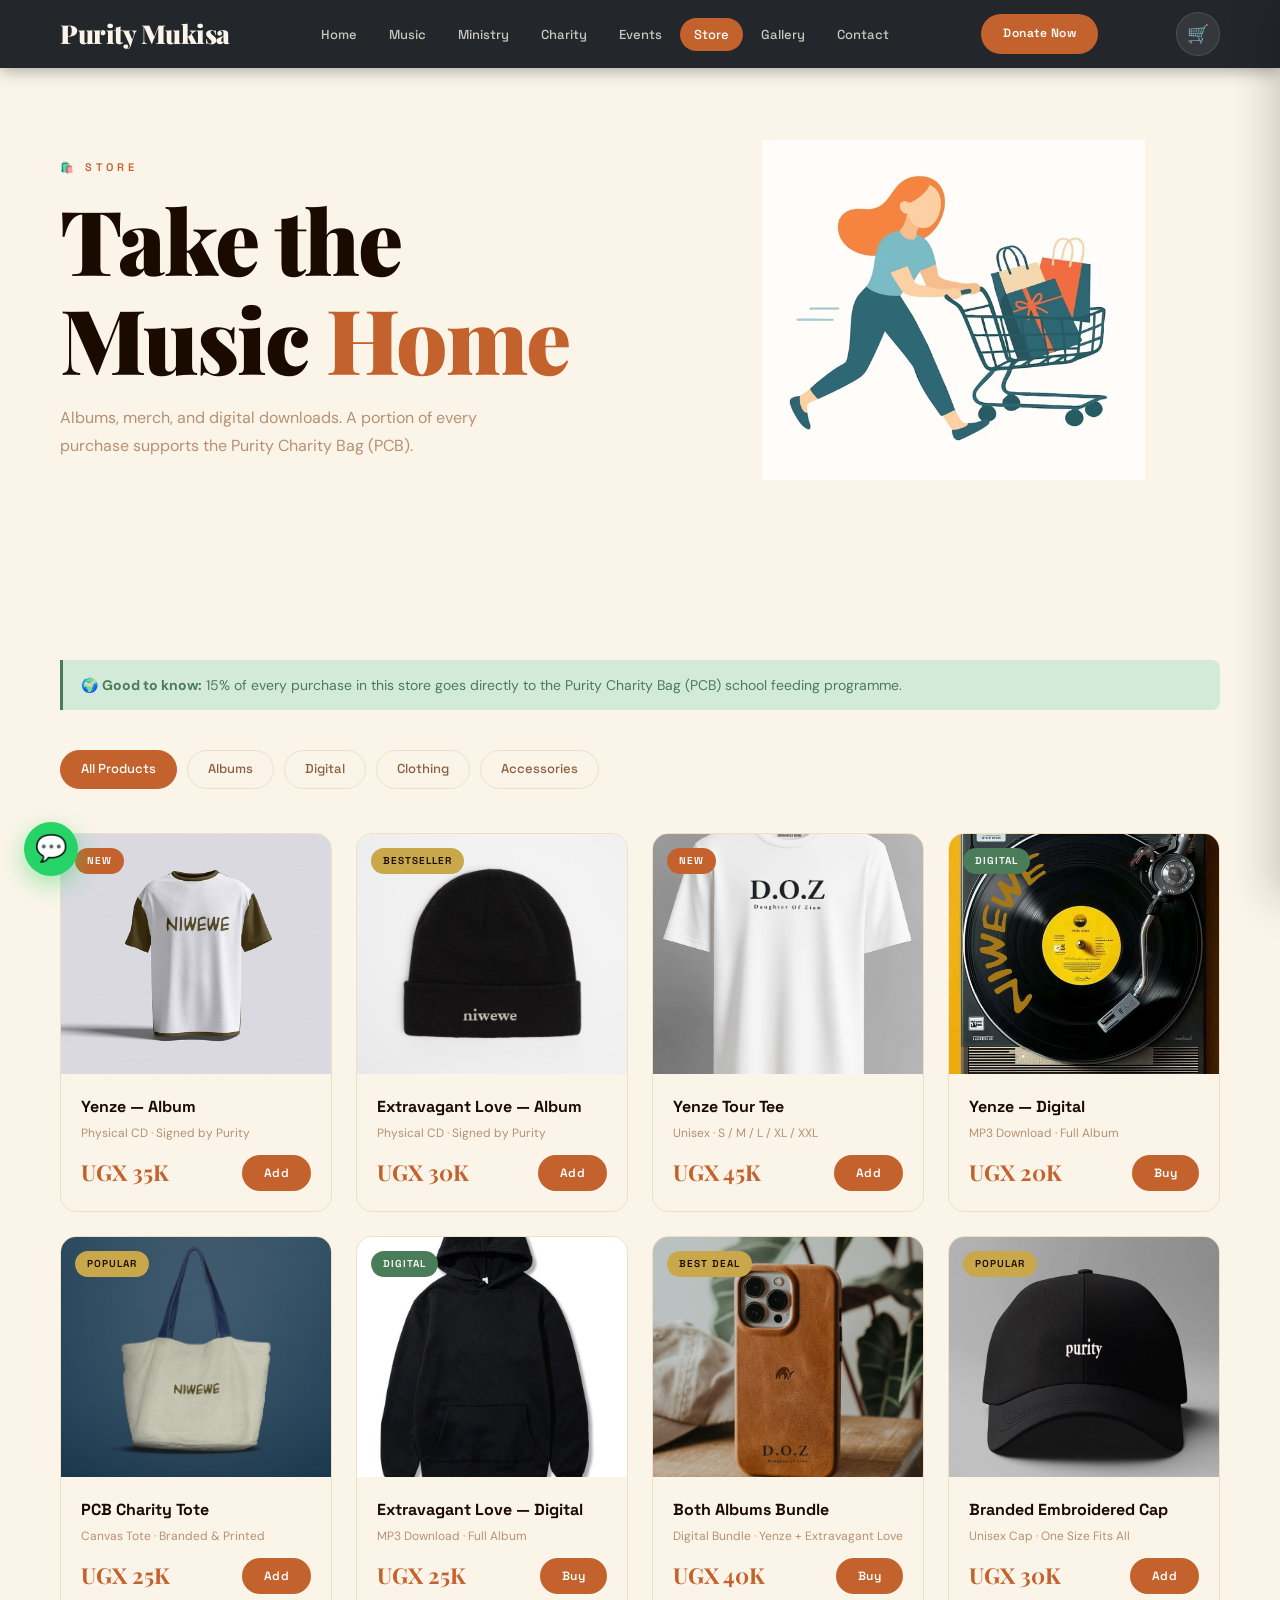
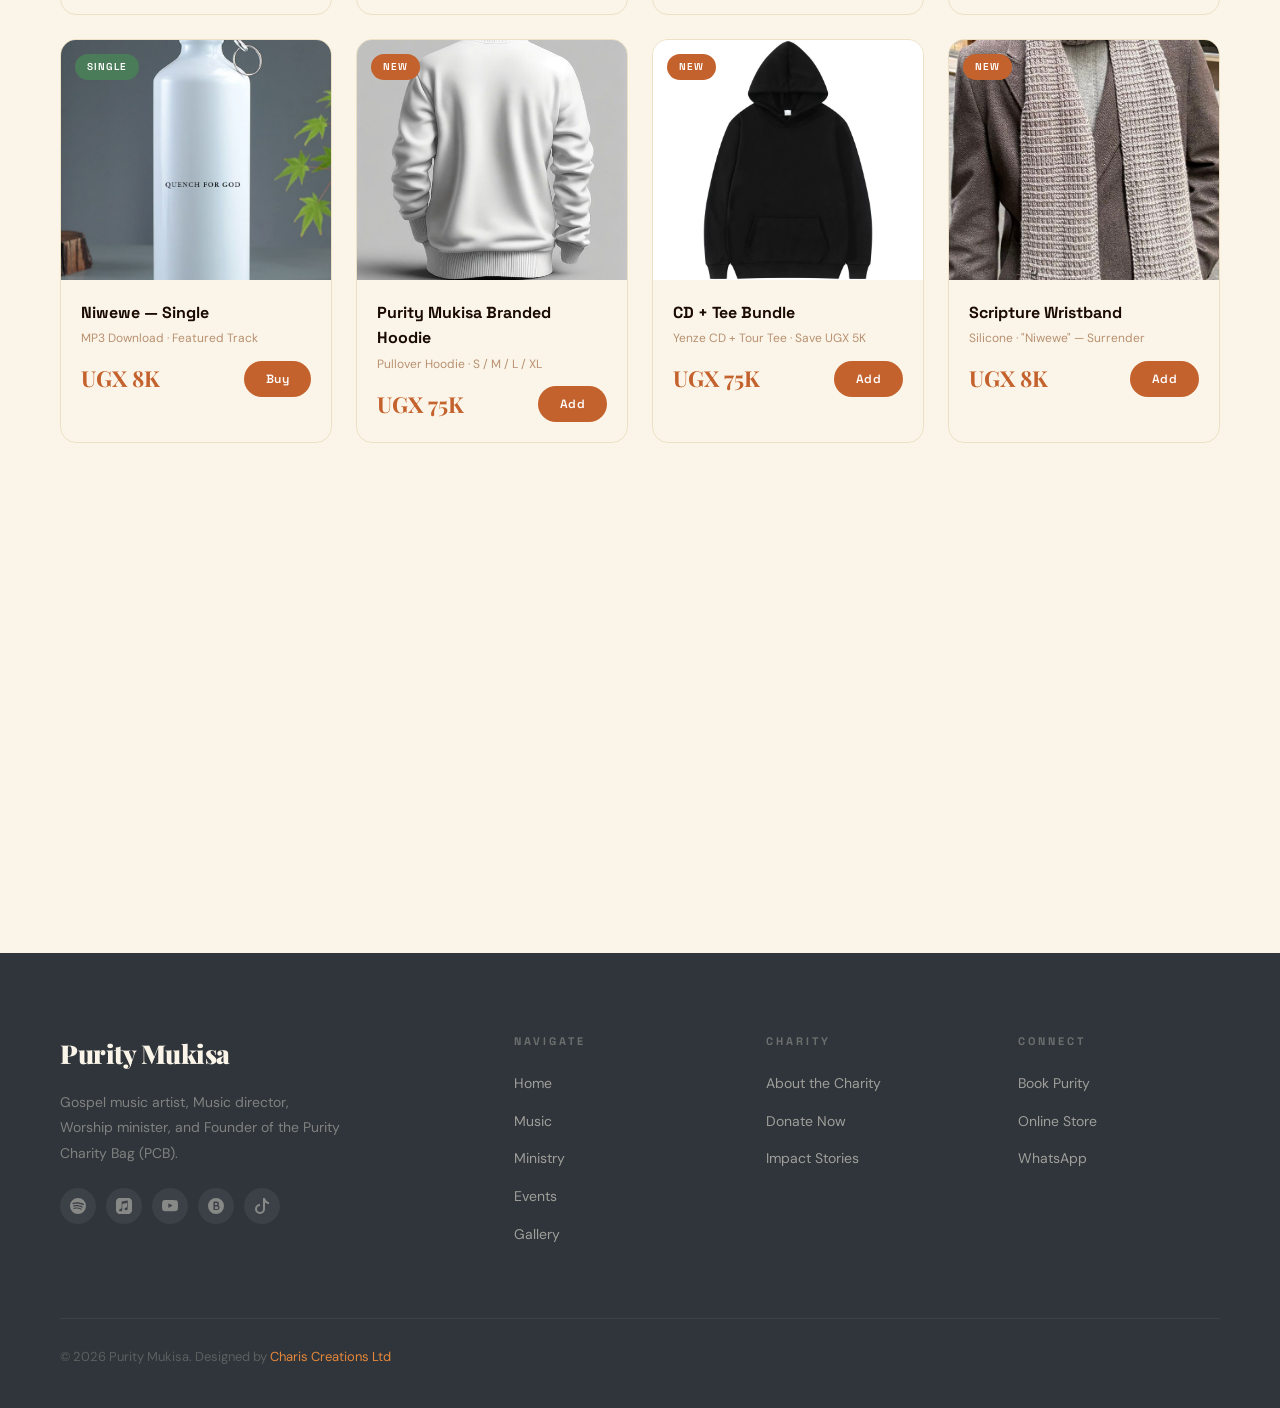
<file: store.html>
<!DOCTYPE html>
<html lang="en">
<head>
<link rel="icon" href="/favicon.ico" sizes="any"/>
<link rel="icon" type="image/png" href="/assets/web/purity-favicon.png"/>
<link rel="apple-touch-icon" href="/assets/web/apple-touch-icon.png"/>
<meta property="og:image" content="https://puritymukisa.com/assets/web/og-purity.jpg"/>
<meta name="twitter:card" content="summary_large_image"/>
<meta name="twitter:image" content="https://puritymukisa.com/assets/web/og-purity.jpg"/>

<meta charset="UTF-8"/><meta name="viewport" content="width=device-width, initial-scale=1.0"/>
<title>Store — Purity Ministry</title>
<link rel="stylesheet" href="styles.css?v=3"/>
<script src="cart.js?v=2.2" defer></script>
<style>
.store-filter { display:flex;gap:10px;flex-wrap:wrap;margin-bottom:44px; }
.cart-bar { position:fixed;bottom:80px;right:24px;background:var(--dark);color:var(--cream);padding:12px 22px;border-radius:100px;font-family:'Space Grotesk',sans-serif;font-size:13px;font-weight:600;display:none;gap:10px;align-items:center;box-shadow:var(--shadow-lg);z-index:800;cursor:pointer; }
.cart-bar.show { display:flex; }
.whatsapp-order { background:var(--sage-pale);border-radius:var(--radius-lg);padding:44px;text-align:center;border:1px solid var(--sage-light);margin-top:50px; }
.cart-count { background:var(--terra);color:#fff;border-radius:50%;width:22px;height:22px;display:inline-flex;align-items:center;justify-content:center;font-size:12px;font-weight:700; }
.charity-note { background:var(--sage-pale);border-left:3px solid var(--sage);border-radius:0 var(--radius-sm) var(--radius-sm) 0;padding:14px 18px;font-size:14px;color:var(--sage);margin-bottom:40px; }
.product-img { overflow:hidden; }
.product-img img { position:absolute;top:0;left:0;width:100%;height:100%;object-fit:cover;display:block;z-index:0; }
/* Store-specific light hero with side illustration */
.store-hero { background:var(--cream); padding:140px 0 80px; text-align:left; position:relative; overflow:hidden; }
.store-hero::before { display:none; }
.store-hero .container { display:grid; grid-template-columns:1.1fr 1fr; gap:40px; align-items:center; position:relative; z-index:1; }
.store-hero .eyebrow { color:var(--terra); justify-content:flex-start; }
.store-hero h1 { color:var(--dark); }
.store-hero h1 em { color:var(--terra); font-style:normal; }
.store-hero p { color:var(--text-light); max-width:460px; margin:16px 0 0; }
.store-hero-art { display:flex; justify-content:center; }
.store-hero-art img { max-width:100%; height:auto; max-height:340px; }
@media (max-width:760px){
  .store-hero { padding:120px 0 50px; text-align:center; }
  .store-hero .container { grid-template-columns:1fr; gap:24px; }
  .store-hero .eyebrow { justify-content:center; }
  .store-hero p { margin-left:auto; margin-right:auto; }
  .store-hero-art img { max-height:240px; }
}
</style>
</head>
<body>
<nav class="nav scrolled" id="nav">
  <div class="nav-inner">
    <a class="nav-logo" href="index.html">Purity Mukisa</a>
    <ul class="nav-links">
      <li><a href="index.html">Home</a></li><li><a href="music.html">Music</a></li>
      <li><a href="ministry.html">Ministry</a></li><li><a href="charity.html">Charity</a></li>
      <li><a href="events.html">Events</a></li><li><a href="store.html" class="active">Store</a></li>
      <li><a href="gallery.html">Gallery</a></li><li><a href="contact.html">Contact</a></li>
    </ul>
    <a class="btn btn-primary btn-sm" href="charity.html">Donate Now</a>
    <button class="cart-btn" type="button" data-cart-action="open" aria-label="View cart">🛒<span class="cart-count-badge empty">0</span></button>
    <div class="nav-hamburger" onclick="toggleMenu()"><span></span><span></span><span></span></div>
  </div>
</nav>
<div class="mobile-menu" id="mobileMenu">
  <button class="mobile-close" onclick="toggleMenu()">✕</button>
  <a href="index.html">Home</a><a href="music.html">Music</a><a href="ministry.html">Ministry</a>
  <a href="charity.html">Charity</a><a href="events.html">Events</a><a href="store.html">Store</a>
  <a href="gallery.html">Gallery</a><a href="contact.html">Contact</a>
</div>

<div class="page-hero store-hero">
  <div class="container">
    <div>
      <div class="eyebrow">🛍️ Store</div>
      <h1>Take the Music <em>Home</em></h1>
      <p>Albums, merch, and digital downloads. A portion of every purchase supports the Purity Charity Bag (PCB).</p>
    </div>
    <div class="store-hero-art">
      <img src="assets/web/store-hero-illustration.png" alt="Illustration of a woman pushing a shopping cart" loading="eager"/>
    </div>
  </div>
</div>

<section class="section" style="background:var(--cream);">
  <div class="container">

    <div class="charity-note fade-up">🌍 <b>Good to know:</b> 15% of every purchase in this store goes directly to the Purity Charity Bag (PCB) school feeding programme.</div>

    <!-- Filters -->
    <div class="store-filter">
      <div class="filter-btn active">All Products</div>
      <div class="filter-btn">Albums</div>
      <div class="filter-btn">Digital</div>
      <div class="filter-btn">Clothing</div>
      <div class="filter-btn">Accessories</div>
    </div>

    <!-- Products -->
    <div class="grid-4 fade-up">
      <div class="product-card">
        <div class="product-img"><img src="assets/store/1.jpg" alt="Yenze Album" loading="lazy"><div class="prod-badge badge-new">New</div></div>
        <div class="product-body"><div class="product-name">Yenze — Album</div><div class="product-type">Physical CD · Signed by Purity</div><div class="product-foot"><div class="product-price">UGX 35K</div><button class="btn btn-primary btn-sm" onclick="quickAdd(this,'yenze-cd','Yenze CD',35000,'UGX 35K','✨','linear-gradient(135deg,var(--terra),var(--amber))')">Add</button></div></div>
      </div>
      <div class="product-card">
        <div class="product-img"><img src="assets/store/download 9.jpg" alt="Extravagant Love CD" loading="lazy"><div class="prod-badge badge-best">Bestseller</div></div>
        <div class="product-body"><div class="product-name">Extravagant Love — Album</div><div class="product-type">Physical CD · Signed by Purity</div><div class="product-foot"><div class="product-price">UGX 30K</div><button class="btn btn-primary btn-sm" onclick="quickAdd(this,'extravagant-cd','Extravagant Love CD',30000,'UGX 30K','💛','linear-gradient(135deg,var(--sage),var(--gold))')">Add</button></div></div>
      </div>
      <div class="product-card">
        <div class="product-img"><img src="assets/store/BASIC T-SHIRT GERADER SAUM T20 - 3XL _ Off-White2.jpg" alt="Yenze Tour Tee" loading="lazy"><div class="prod-badge badge-new">New</div></div>
        <div class="product-body"><div class="product-name">Yenze Tour Tee</div><div class="product-type">Unisex · S / M / L / XL / XXL</div><div class="product-foot"><div class="product-price">UGX 45K</div><button class="btn btn-primary btn-sm" onclick="quickAdd(this,'yenze-tee','Yenze Tour Tee',45000,'UGX 45K','👕','linear-gradient(135deg,var(--terra),var(--dark))')">Add</button></div></div>
      </div>
      <div class="product-card">
        <div class="product-img"><img src="assets/store/download 7.jpg" alt="Yenze Digital Album" loading="lazy"><div class="prod-badge badge-dig">Digital</div></div>
        <div class="product-body"><div class="product-name">Yenze — Digital</div><div class="product-type">MP3 Download · Full Album</div><div class="product-foot"><div class="product-price">UGX 20K</div><button class="btn btn-primary btn-sm" onclick="quickAdd(this,'yenze-digital','Yenze Digital Album',20000,'UGX 20K','🎵','linear-gradient(135deg,var(--amber),var(--dark-mid))')">Buy</button></div></div>
      </div>
      <div class="product-card">
        <div class="product-img"><img src="assets/store/Shopping Canvas Tote Bag Mockup.jpg" alt="PCB Charity Tote" loading="lazy"><div class="prod-badge badge-best">Popular</div></div>
        <div class="product-body"><div class="product-name">PCB Charity Tote</div><div class="product-type">Canvas Tote · Branded & Printed</div><div class="product-foot"><div class="product-price">UGX 25K</div><button class="btn btn-primary btn-sm" onclick="quickAdd(this,'foundation-tote','PCB Charity Tote',25000,'UGX 25K','🎒','linear-gradient(135deg,var(--sage),var(--dark))')">Add</button></div></div>
      </div>
      <div class="product-card">
        <div class="product-img"><img src="assets/store/download.jpg" alt="Extravagant Love Digital" loading="lazy"><div class="prod-badge badge-dig">Digital</div></div>
        <div class="product-body"><div class="product-name">Extravagant Love — Digital</div><div class="product-type">MP3 Download · Full Album</div><div class="product-foot"><div class="product-price">UGX 25K</div><button class="btn btn-primary btn-sm" onclick="quickAdd(this,'extravagant-digital','Extravagant Love Digital',25000,'UGX 25K','💛','linear-gradient(135deg,var(--gold),var(--terra))')">Buy</button></div></div>
      </div>
      <div class="product-card">
        <div class="product-img"><img src="assets/store/MagSafe iPhone Cases - Sienna4.jpg" alt="Both Albums Bundle" loading="lazy"><div class="prod-badge badge-best">Best Deal</div></div>
        <div class="product-body"><div class="product-name">Both Albums Bundle</div><div class="product-type">Digital Bundle · Yenze + Extravagant Love</div><div class="product-foot"><div class="product-price">UGX 40K</div><button class="btn btn-primary btn-sm" onclick="quickAdd(this,'both-albums','Both Albums Bundle',40000,'UGX 40K','🎤','linear-gradient(135deg,var(--gold),var(--dark))')">Buy</button></div></div>
      </div>
      <div class="product-card">
        <div class="product-img"><img src="assets/store/hat.jpg" alt="Branded Embroidered Cap" loading="lazy"><div class="prod-badge badge-best">Popular</div></div>
        <div class="product-body"><div class="product-name">Branded Embroidered Cap</div><div class="product-type">Unisex Cap · One Size Fits All</div><div class="product-foot"><div class="product-price">UGX 30K</div><button class="btn btn-primary btn-sm" onclick="quickAdd(this,'branded-cap','Branded Cap',30000,'UGX 30K','🧢','linear-gradient(135deg,var(--dark-mid),var(--amber))')">Add</button></div></div>
      </div>
      <div class="product-card">
        <div class="product-img"><img src="assets/store/1pc 500ml Aluminum Portable Sports Water Bottle2.jpg" alt="Niwewe Single" loading="lazy"><div class="prod-badge badge-dig">Single</div></div>
        <div class="product-body"><div class="product-name">Niwewe — Single</div><div class="product-type">MP3 Download · Featured Track</div><div class="product-foot"><div class="product-price">UGX 8K</div><button class="btn btn-primary btn-sm" onclick="quickAdd(this,'niwewe-single','Niwewe Single',8000,'UGX 8K','🌙','linear-gradient(135deg,var(--dark-mid),var(--terra))')">Buy</button></div></div>
      </div>
      <div class="product-card">
        <div class="product-img"><img src="assets/store/Hoddie Photos - Download Free High-Quality Pictures _ Freepik.jpg" alt="Purity Mukisa Branded Hoodie" loading="lazy"><div class="prod-badge badge-new">New</div></div>
        <div class="product-body"><div class="product-name">Purity Mukisa Branded Hoodie</div><div class="product-type">Pullover Hoodie · S / M / L / XL</div><div class="product-foot"><div class="product-price">UGX 75K</div><button class="btn btn-primary btn-sm" onclick="quickAdd(this,'pm-hoodie','Purity Mukisa Hoodie',75000,'UGX 75K','🧣','linear-gradient(135deg,var(--terra-dark),var(--sage))')">Add</button></div></div>
      </div>
      <div class="product-card">
        <div class="product-img"><img src="assets/store/box hoodues.webp" alt="CD + Tee Bundle" loading="lazy"><div class="prod-badge badge-new">New</div></div>
        <div class="product-body"><div class="product-name">CD + Tee Bundle</div><div class="product-type">Yenze CD + Tour Tee · Save UGX 5K</div><div class="product-foot"><div class="product-price">UGX 75K</div><button class="btn btn-primary btn-sm" onclick="quickAdd(this,'cd-tee-bundle','Yenze CD + Tee Bundle',75000,'UGX 75K','🎁','linear-gradient(135deg,var(--amber),var(--sage))')">Add</button></div></div>
      </div>
      <div class="product-card">
        <div class="product-img"><img src="assets/store/hand knit scarf2.jpg" alt="Scripture Wristband" loading="lazy"><div class="prod-badge badge-new">New</div></div>
        <div class="product-body"><div class="product-name">Scripture Wristband</div><div class="product-type">Silicone · "Niwewe" — Surrender</div><div class="product-foot"><div class="product-price">UGX 8K</div><button class="btn btn-primary btn-sm" onclick="quickAdd(this,'wristband','Scripture Wristband',8000,'UGX 8K','📿','linear-gradient(135deg,var(--amber),var(--sage-light))')">Add</button></div></div>
      </div>
    </div>

    <!-- WhatsApp Order -->
    <div class="whatsapp-order fade-up">
      <div style="font-size:36px;margin-bottom:14px;">💬</div>
      <h4 style="color:var(--dark);margin-bottom:8px;">Order via WhatsApp for Fastest Delivery</h4>
      <p style="max-width:440px;margin:0 auto 24px;font-size:14px;">Send us a message with the items you want. We deliver across Uganda and ship internationally. Payment via MTN MoMo, Airtel, or bank transfer.</p>
      <a class="btn btn-green btn-lg" href="https://wa.me/256771492493?text=Hi!%20I%20want%20to%20order%20from%20the%20Purity%20Store%20%F0%9F%8C%9F" target="_blank">💬 Order on WhatsApp</a>
    </div>

  </div>
</section>

<footer class="footer">
  <div class="container">
    <div class="footer-grid">
      <div class="footer-brand"><a class="nav-logo" href="index.html" style="color:var(--cream);">Purity Mukisa</a><p>Gospel music artist, Music director, Worship minister, and Founder of the Purity Charity Bag (PCB).</p><div class="social-row" style="margin-top:22px;"><a class="social-btn" href="https://open.spotify.com/artist/5dY3sCQgFWaGNixuBnQlW9" target="_blank" rel="noopener noreferrer" aria-label="Spotify" title="Spotify"><svg xmlns="http://www.w3.org/2000/svg" width="16" height="16" fill="currentColor" viewBox="0 0 16 16"><path d="M8 0a8 8 0 1 0 0 16A8 8 0 0 0 8 0m3.669 11.538a.5.5 0 0 1-.686.165c-1.879-1.147-4.243-1.407-7.028-.77a.499.499 0 0 1-.222-.973c3.048-.696 5.662-.397 7.77.892a.5.5 0 0 1 .166.686m.979-2.178a.624.624 0 0 1-.858.205c-2.15-1.321-5.428-1.704-7.972-.932a.625.625 0 0 1-.362-1.194c2.905-.881 6.517-.454 8.986 1.063a.624.624 0 0 1 .206.858m.084-2.268C10.154 5.56 5.9 5.419 3.438 6.166a.748.748 0 1 1-.434-1.432c2.826-.857 7.523-.692 10.492 1.07a.747.747 0 1 1-.764 1.288"/></svg></a><a class="social-btn" href="https://music.apple.com/ug/artist/purity-mukisa/1762441014" target="_blank" rel="noopener noreferrer" aria-label="Apple Music" title="Apple Music"><svg xmlns="http://www.w3.org/2000/svg" width="16" height="16" fill="currentColor" viewBox="0 0 16 16"><path fill-rule="evenodd" d="m10.995 0 .573.001q.241 0 .483.007c.35.01.705.03 1.051.093.352.063.68.166.999.329a3.36 3.36 0 0 1 1.47 1.468c.162.32.265.648.328 1 .063.347.084.7.093 1.051q.007.241.007.483l.001.573v5.99l-.001.573q0 .241-.008.483c-.01.35-.03.704-.092 1.05a3.5 3.5 0 0 1-.33 1 3.36 3.36 0 0 1-1.468 1.468 3.5 3.5 0 0 1-1 .33 7 7 0 0 1-1.05.092q-.241.007-.483.008l-.573.001h-5.99l-.573-.001q-.241 0-.483-.008a7 7 0 0 1-1.052-.092 3.6 3.6 0 0 1-.998-.33 3.36 3.36 0 0 1-1.47-1.468 3.6 3.6 0 0 1-.328-1 7 7 0 0 1-.093-1.05Q.002 11.81 0 11.568V5.005l.001-.573q0-.241.007-.483c.01-.35.03-.704.093-1.05a3.6 3.6 0 0 1 .329-1A3.36 3.36 0 0 1 1.9.431 3.5 3.5 0 0 1 2.896.1 7 7 0 0 1 3.95.008Q4.19.002 4.432 0h.573zm-.107 2.518-4.756.959H6.13a.66.66 0 0 0-.296.133.5.5 0 0 0-.16.31c-.004.027-.01.08-.01.16v5.952c0 .14-.012.275-.106.39-.095.115-.21.15-.347.177l-.31.063c-.393.08-.65.133-.881.223a1.4 1.4 0 0 0-.519.333 1.25 1.25 0 0 0-.332.995c.031.297.166.582.395.792.156.142.35.25.578.296.236.047.49.031.858-.043.196-.04.38-.102.555-.205a1.4 1.4 0 0 0 .438-.405 1.5 1.5 0 0 0 .233-.55c.042-.202.052-.386.052-.588V6.347c0-.276.08-.35.302-.404.024-.005 3.954-.797 4.138-.833.257-.049.378.025.378.294v3.524c0 .14-.001.28-.096.396-.094.115-.211.15-.348.178l-.31.062c-.393.08-.649.133-.88.223a1.4 1.4 0 0 0-.52.334 1.26 1.26 0 0 0-.34.994c.03.297.174.582.404.792a1.2 1.2 0 0 0 .577.294c.237.048.49.03.858-.044.197-.04.381-.098.556-.202a1.4 1.4 0 0 0 .438-.405q.173-.252.233-.549a2.7 2.7 0 0 0 .044-.589V2.865c0-.273-.143-.443-.4-.42-.04.003-.383.064-.424.073"/></svg></a><a class="social-btn" href="https://www.youtube.com/@PureMe11" target="_blank" rel="noopener noreferrer" aria-label="YouTube" title="YouTube"><svg xmlns="http://www.w3.org/2000/svg" width="16" height="16" fill="currentColor" viewBox="0 0 16 16"><path d="M8.051 1.999h.089c.822.003 4.987.033 6.11.335a2.01 2.01 0 0 1 1.415 1.42c.101.38.172.883.22 1.402l.01.104.022.26.008.104c.065.914.073 1.77.074 1.957v.075c-.001.194-.01 1.108-.082 2.06l-.008.105-.009.104c-.05.572-.124 1.14-.235 1.558a2.01 2.01 0 0 1-1.415 1.42c-1.16.312-5.569.334-6.18.335h-.142c-.309 0-1.587-.006-2.927-.052l-.17-.006-.087-.004-.171-.007-.171-.007c-1.11-.049-2.167-.128-2.654-.26a2.01 2.01 0 0 1-1.415-1.419c-.111-.417-.185-.986-.235-1.558L.09 9.82l-.008-.104A31 31 0 0 1 0 7.68v-.123c.002-.215.01-.958.064-1.778l.007-.103.003-.052.008-.104.022-.26.01-.104c.048-.519.119-1.023.22-1.402a2.01 2.01 0 0 1 1.415-1.42c.487-.13 1.544-.21 2.654-.26l.17-.007.172-.006.086-.003.171-.007A100 100 0 0 1 7.858 2zM6.4 5.209v4.818l4.157-2.408z"/></svg></a><a class="social-btn" href="https://www.boomplay.com/share/artist/95971295" target="_blank" rel="noopener noreferrer" aria-label="Boomplay" title="Boomplay"><svg xmlns="http://www.w3.org/2000/svg" width="16" height="16" fill="currentColor" viewBox="0 0 16 16"><path d="M8 0a8 8 0 1 0 0 16A8 8 0 0 0 8 0M5.5 3.5h3.25a2.25 2.25 0 0 1 1.6 3.84A2.5 2.5 0 0 1 9 12H5.5zm1.5 1.5v2H8.5a1 1 0 1 0 0-2zm0 3.5v2.5H9a1.25 1.25 0 0 0 0-2.5z"/></svg></a><a class="social-btn" href="https://www.tiktok.com/@puritymukisa11" target="_blank" rel="noopener noreferrer" aria-label="TikTok" title="TikTok"><svg xmlns="http://www.w3.org/2000/svg" width="16" height="16" fill="currentColor" viewBox="0 0 16 16"><path d="M9 0h1.98c.144.715.54 1.617 1.235 2.512C12.895 3.389 13.797 4 15 4v2c-1.753 0-3.07-.814-4-1.829V11a5 5 0 1 1-5-5v2a3 3 0 1 0 3 3z"/></svg></a></div></div>
      <div class="footer-col"><h5>Navigate</h5><ul class="footer-links"><li><a href="index.html">Home</a></li><li><a href="music.html">Music</a></li><li><a href="ministry.html">Ministry</a></li><li><a href="events.html">Events</a></li><li><a href="gallery.html">Gallery</a></li></ul></div>
      <div class="footer-col"><h5>Charity</h5><ul class="footer-links"><li><a href="charity.html">About the Charity</a></li><li><a href="charity.html">Donate Now</a></li><li><a href="charity.html">Impact Stories</a></li></ul></div>
      <div class="footer-col"><h5>Connect</h5><ul class="footer-links"><li><a href="contact.html">Book Purity</a></li><li><a href="store.html">Online Store</a></li><li><a href="https://wa.me/256771492493" target="_blank">WhatsApp</a></li></ul></div>
    </div>
    <div class="footer-bottom"><div class="footer-copy">© 2026 Purity Mukisa. Designed by <a href="https://chariscreationsltd.com" style="color:var(--amber);">Charis Creations Ltd</a></div></div>
  </div>
</footer>

<div class="floating-player" id="player"><div class="fp-art">🎵</div><div class="fp-info"><div class="fp-title">Niwewe</div><div class="fp-sub">Purity Mukisa · Yenze</div></div><div class="fp-ctrl"><button class="fp-btn">⏮</button><button class="fp-play" id="fpBtn">▶</button><button class="fp-btn">⏭</button></div></div>
<a class="wa-float" href="https://wa.me/256771492493" target="_blank">💬</a>

<!-- Cart Drawer (must be a direct child of ) -->
<div class="cart-overlay" id="cartOverlay" data-cart-action="close"></div>
<aside class="cart-drawer" id="cartDrawer" aria-label="Shopping cart">
  <div class="cart-drawer-header">
    <h3>Your Cart</h3>
    <button class="cart-drawer-close" type="button" data-cart-action="close" aria-label="Close cart">✕</button>
  </div>
  <div class="cart-drawer-body" id="cartDrawerBody"></div>
  <div class="cart-drawer-footer" id="cartDrawerFooter" style="display:none;">
    <div class="cart-summary-total"><span>Subtotal</span><span id="cartDrawerTotal">UGX 0</span></div>
    <p style="font-size:12px;color:var(--text-light);margin:10px 0 16px;">Delivery and any taxes calculated at checkout.</p>
    <a class="btn btn-primary" href="checkout.html" style="width:100%;justify-content:center;font-size:15px;padding:14px;">Proceed to Checkout →</a>
    <button type="button" data-cart-action="close" class="btn btn-secondary" style="width:100%;justify-content:center;margin-top:10px;padding:12px;">Continue Shopping</button>
  </div>
</aside>

<script>
function toggleMenu(){document.getElementById('mobileMenu').classList.toggle('open');}
function quickAdd(btn, id, name, price, priceLabel, emoji, gradient) {
  if (!window.Cart) { // cart.js not loaded yet (slow connection) — retry instead of failing
    return setTimeout(function(){ quickAdd(btn, id, name, price, priceLabel, emoji, gradient); }, 120);
  }
  Cart.add({ id, name, price, priceLabel, emoji, gradient, qty: 1 });
  const orig = btn.getAttribute('data-orig') || btn.textContent;
  btn.setAttribute('data-orig', orig);
  btn.textContent = '✓ Added';
  btn.style.background = 'var(--sage)';
  setTimeout(() => { btn.textContent = btn.getAttribute('data-orig'); btn.style.background = ''; }, 1400);
}
document.querySelectorAll('.filter-btn').forEach(b=>b.addEventListener('click',function(){this.closest('.store-filter').querySelectorAll('.filter-btn').forEach(x=>x.classList.remove('active'));this.classList.add('active');}));
const fpBtn = document.getElementById('fpBtn');
if (fpBtn) fpBtn.addEventListener('click',function(){this.textContent=this.textContent==='▶'?'⏸':'▶';document.getElementById('player').classList.add('up');});
const obs=new IntersectionObserver(e=>e.forEach(x=>{if(x.isIntersecting)x.target.classList.add('visible')}),{threshold:0.1});
document.querySelectorAll('.fade-up').forEach(el=>obs.observe(el));
</script>
</body>
</html>
</file>
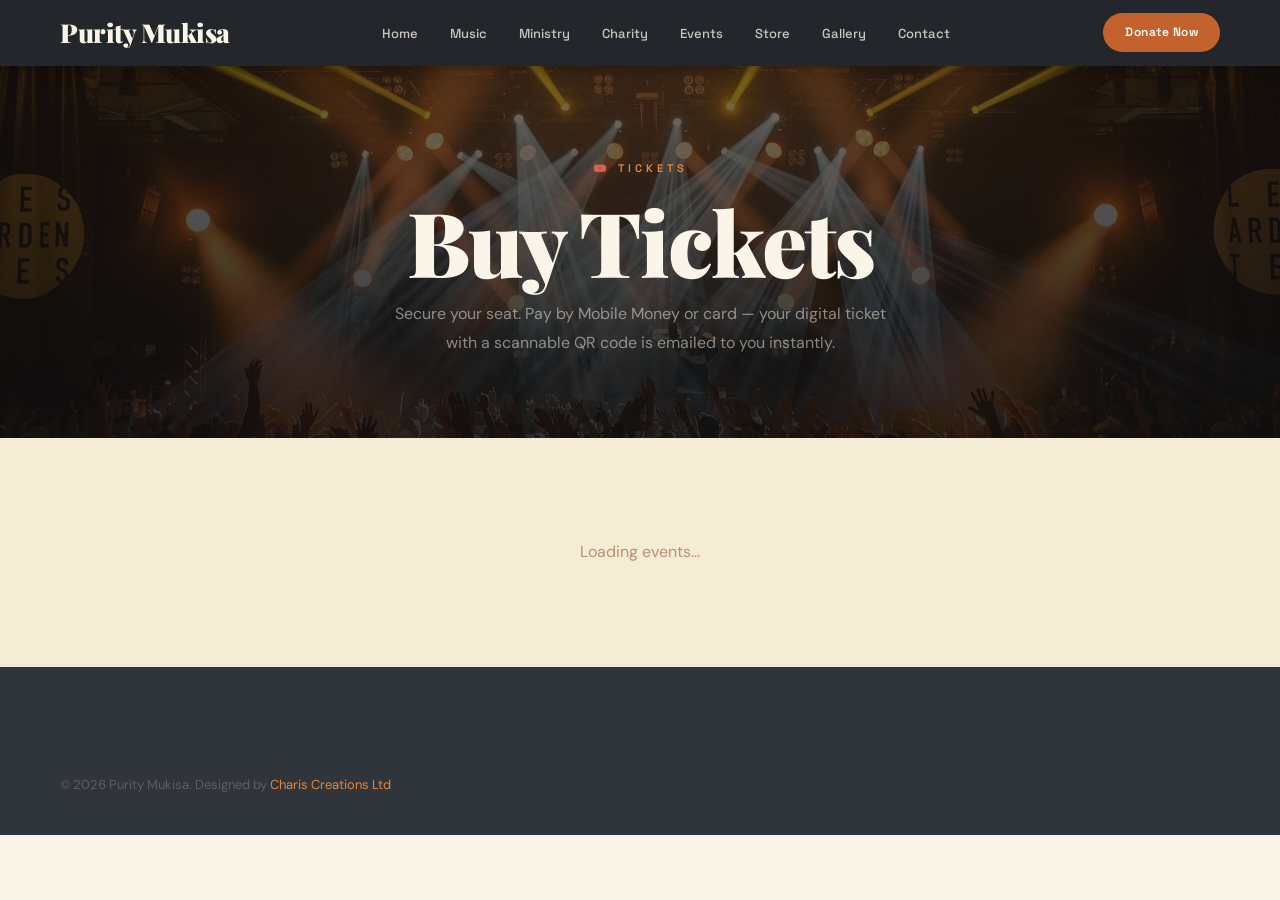
<file: tickets.html>
<!DOCTYPE html>
<html lang="en">
<head>
<link rel="icon" href="/favicon.ico" sizes="any"/>
<link rel="icon" type="image/png" href="/assets/web/purity-favicon.png"/>
<link rel="apple-touch-icon" href="/assets/web/apple-touch-icon.png"/>
<meta property="og:image" content="https://puritymukisa.com/assets/web/og-purity.jpg"/>
<meta name="twitter:card" content="summary_large_image"/>
<meta name="twitter:image" content="https://puritymukisa.com/assets/web/og-purity.jpg"/>

<meta charset="UTF-8"/><meta name="viewport" content="width=device-width, initial-scale=1.0"/>
<title>Buy Tickets — Purity Mukisa</title>
<link rel="stylesheet" href="styles.css?v=3"/>
<style>
.tk-wrap { max-width:860px; margin:0 auto; }
.tk-event { background:var(--cream); border:1px solid var(--cream-deep); border-radius:var(--radius-lg); overflow:hidden; margin-bottom:28px; }
.tk-event-head { padding:26px 28px 8px; }
.tk-event-title { font-family:'Playfair Display',serif; font-size:26px; font-weight:800; color:var(--dark); }
.tk-event-meta { font-family:'Space Grotesk',sans-serif; font-size:13px; color:var(--text-light); margin-top:6px; letter-spacing:.3px; }
.tk-event-desc { font-size:14px; color:var(--text-muted); line-height:1.6; margin-top:12px; }
.tk-tiers { padding:8px 28px 8px; }
.tk-tier { display:flex; align-items:center; gap:16px; padding:16px 0; border-top:1px solid var(--cream-deep); }
.tk-tier-info { flex:1; }
.tk-tier-name { font-weight:700; color:var(--dark); }
.tk-tier-price { font-family:'Space Grotesk',sans-serif; font-size:13px; color:var(--terra); margin-top:2px; }
.tk-tier-rem { font-size:11px; color:var(--text-light); font-family:'Space Grotesk',sans-serif; }
.tk-soldout { color:#b23b3b; font-weight:700; font-size:12px; font-family:'Space Grotesk',sans-serif; }
.tk-step { display:flex; align-items:center; gap:10px; }
.tk-step button { width:34px; height:34px; border-radius:50%; border:1px solid var(--cream-deep); background:var(--cream-dark); font-size:18px; cursor:pointer; color:var(--dark); }
.tk-step input { width:44px; text-align:center; border:1px solid var(--cream-deep); border-radius:8px; padding:7px 0; font-family:'Space Grotesk',sans-serif; }
.tk-summary { padding:18px 28px; background:var(--cream-dark); border-top:1px solid var(--cream-deep); }
.tk-form { padding:6px 28px 26px; display:grid; gap:12px; }
.tk-form input { padding:12px 14px; border:1px solid var(--cream-deep); border-radius:10px; font-size:14px; font-family:'Space Grotesk',sans-serif; background:#fff; }
.tk-total { display:flex; justify-content:space-between; align-items:center; font-family:'Space Grotesk',sans-serif; }
.tk-total b { font-size:20px; color:var(--dark); }
.tk-note { font-size:12px; color:var(--text-light); margin-top:8px; }
.tk-msg { padding:14px 16px; border-radius:10px; font-size:14px; margin:14px 0; }
.tk-msg.err { background:#fbeaea; color:#a13232; }
.tk-msg.ok  { background:var(--sage-pale); color:var(--sage); }
/* ticket view */
.ticket { background:var(--cream); border:1px solid var(--cream-deep); border-radius:16px; margin:16px 0; overflow:hidden; }
.ticket-top { background:var(--dark); color:var(--cream); padding:11px 22px; font-family:'Space Grotesk',sans-serif; font-size:11px; letter-spacing:3px; text-transform:uppercase; display:flex; justify-content:space-between; align-items:center; }
.ticket-row { display:flex; gap:22px; align-items:center; padding:22px; }
.ticket-row img { width:150px; height:150px; flex-shrink:0; background:#fff; border-radius:10px; border:1px solid var(--cream-deep); }
.ticket-type { font-family:'Space Grotesk',sans-serif; font-size:11px; letter-spacing:2px; text-transform:uppercase; color:var(--terra); }
.ticket-holder { font-family:'Playfair Display',serif; font-size:22px; font-weight:700; color:var(--dark); margin:3px 0 6px; }
.ticket-ev { font-size:12.5px; color:var(--text-muted); line-height:1.5; }
.ticket-code { font-family:monospace; font-size:10.5px; color:var(--text-light); word-break:break-all; margin-top:8px; }
.ticket-used { color:#b23b3b; font-weight:700; font-size:12px; margin-top:6px; }
@media(max-width:560px){ .ticket-row{ flex-direction:column; text-align:center; } }
</style>
</head>
<body>
<nav class="nav scrolled" id="nav">
  <div class="nav-inner">
    <a class="nav-logo" href="index.html">Purity Mukisa</a>
    <ul class="nav-links">
      <li><a href="index.html">Home</a></li><li><a href="music.html">Music</a></li>
      <li><a href="ministry.html">Ministry</a></li><li><a href="charity.html">Charity</a></li>
      <li><a href="events.html">Events</a></li><li><a href="store.html">Store</a></li>
      <li><a href="gallery.html">Gallery</a></li><li><a href="contact.html">Contact</a></li>
    </ul>
    <a class="btn btn-primary btn-sm" href="charity.html">Donate Now</a>
    <div class="nav-hamburger" onclick="document.getElementById('mobileMenu').classList.toggle('open')"><span></span><span></span><span></span></div>
  </div>
</nav>
<div class="mobile-menu" id="mobileMenu">
  <button class="mobile-close" onclick="document.getElementById('mobileMenu').classList.remove('open')">✕</button>
  <a href="index.html">Home</a><a href="music.html">Music</a><a href="ministry.html">Ministry</a>
  <a href="charity.html">Charity</a><a href="events.html">Events</a><a href="store.html">Store</a>
  <a href="gallery.html">Gallery</a><a href="contact.html">Contact</a>
</div>

<div class="page-hero" style="background:linear-gradient(rgba(15,15,15,0.6),rgba(15,15,15,0.85)),url('assets/web/events-hero.jpg') center/cover;">
  <div class="container" style="text-align:center;">
    <div class="eyebrow">🎟️ Tickets</div>
    <h1>Buy Tickets</h1>
    <p style="max-width:520px;margin:10px auto 0;">Secure your seat. Pay by Mobile Money or card — your digital ticket with a scannable QR code is emailed to you instantly.</p>
  </div>
</div>

<section class="section" style="background:var(--cream-dark);">
  <div class="container tk-wrap">
    <div id="tkApp"><p style="text-align:center;color:var(--text-light);">Loading events…</p></div>
  </div>
</section>

<footer class="footer"><div class="container"><div class="footer-bottom" style="border:none;"><div class="footer-copy">© 2026 Purity Mukisa. Designed by <a href="https://chariscreationsltd.com" style="color:var(--amber);">Charis Creations Ltd</a></div></div></div></footer>

<script type="module">
import { createClient } from 'https://esm.sh/@supabase/supabase-js@2';
const SUPABASE_URL = 'https://facffdxpdzydudjaujpj.supabase.co';
const SUPABASE_KEY = 'sb_publishable_uwJ8zN20MVQSsVWyQRQ3Mw_YUsFDoLO';
const FN = SUPABASE_URL + '/functions/v1';
const sb = createClient(SUPABASE_URL, SUPABASE_KEY);
const app = document.getElementById('tkApp');
const fmt = n => 'UGX ' + (Number(n)||0).toLocaleString('en-US');
const esc = s => String(s==null?'':s).replace(/[&<>"]/g,c=>({'&':'&amp;','<':'&lt;','>':'&gt;','"':'&quot;'}[c]));

const params = new URLSearchParams(location.search);
const ref = params.get('ref');
if (ref) { showOrder(ref); } else { loadCatalog(); }

async function loadCatalog(){
  const { data, error } = await sb.rpc('tk_catalog');
  if (error){ app.innerHTML = msg('Could not load events: '+error.message,'err'); return; }
  const events = data || [];
  if (!events.length){ app.innerHTML = '<p style="text-align:center;color:var(--text-light);">No events on sale right now. Check back soon.</p>'; return; }
  app.innerHTML = events.map(renderEvent).join('');
  events.forEach(wireEvent);
}
function renderEvent(ev){
  const when = ev.starts_at ? new Date(ev.starts_at).toLocaleString('en-GB',{dateStyle:'full',timeStyle:'short'}) : '';
  const tiers = (ev.ticket_types||[]).map(t=>{
    const rem = t.remaining;
    const sold = t.soldout || (rem!==null && rem<=0);
    return `<div class="tk-tier">
      <div class="tk-tier-info">
        <div class="tk-tier-name">${esc(t.name)}</div>
        <div class="tk-tier-price">${fmt(t.price_ugx)}</div>
        ${rem!==null && !sold ? `<div class="tk-tier-rem">${rem} left</div>`:''}
      </div>
      ${ sold ? '<div class="tk-soldout">Sold out</div>'
        : `<div class="tk-step">
            <button type="button" data-act="dec" data-tt="${t.id}">−</button>
            <input type="text" readonly value="0" id="qty-${t.id}" data-price="${t.price_ugx}"/>
            <button type="button" data-act="inc" data-tt="${t.id}" data-max="${rem===null?9999:rem}">+</button>
          </div>` }
    </div>`;
  }).join('');
  return `<div class="tk-event" data-ev="${ev.id}">
    <div class="tk-event-head">
      <div class="tk-event-title">${esc(ev.title)}</div>
      <div class="tk-event-meta">${esc(when)}${ev.venue?' · '+esc(ev.venue):''}${ev.doors_info?' · '+esc(ev.doors_info):''}</div>
      ${ev.description?`<div class="tk-event-desc">${esc(ev.description)}</div>`:''}
    </div>
    <div class="tk-tiers">${tiers}</div>
    <div class="tk-summary">
      <div class="tk-total"><span>Total</span><b id="total-${ev.id}">UGX 0</b></div>
      <div class="tk-form">
        <input id="nm-${ev.id}" placeholder="Full name *"/>
        <input id="em-${ev.id}" type="email" placeholder="Email (your tickets are sent here) *"/>
        <input id="ph-${ev.id}" placeholder="Phone (Mobile Money) *"/>
        <button class="btn btn-primary" id="pay-${ev.id}" style="justify-content:center;padding:14px;">Pay & Get Tickets →</button>
        <div class="tk-note">Secure payment via Flutterwave (MTN MoMo, Airtel Money, Visa/Mastercard).</div>
        <div id="evmsg-${ev.id}"></div>
      </div>
    </div>
  </div>`;
}
function wireEvent(ev){
  const root = document.querySelector(`.tk-event[data-ev="${ev.id}"]`);
  const recompute = ()=>{
    let total=0;
    (ev.ticket_types||[]).forEach(t=>{ const el=root.querySelector(`#qty-${t.id}`); if(el) total += (parseInt(el.value)||0)*t.price_ugx; });
    root.querySelector(`#total-${ev.id}`).textContent = fmt(total);
    const pb=root.querySelector(`#pay-${ev.id}`);
    if(pb) pb.textContent = (total===0 ? 'Get Free Ticket →' : 'Pay & Get Tickets →');
  };
  root.querySelectorAll('[data-act]').forEach(btn=>btn.addEventListener('click',()=>{
    const el = root.querySelector(`#qty-${btn.dataset.tt}`); let v=parseInt(el.value)||0;
    if(btn.dataset.act==='inc'){ const max=parseInt(btn.dataset.max); if(v<max) v++; } else if(v>0){ v--; }
    el.value=v; recompute();
  }));
  root.querySelector(`#pay-${ev.id}`).addEventListener('click',()=>pay(ev,root));
  recompute();
}
async function pay(ev,root){
  const items=(ev.ticket_types||[]).map(t=>({ticket_type_id:t.id,quantity:parseInt(root.querySelector(`#qty-${t.id}`)?.value)||0})).filter(i=>i.quantity>0);
  const name=root.querySelector(`#nm-${ev.id}`).value.trim();
  const email=root.querySelector(`#em-${ev.id}`).value.trim();
  const phone=root.querySelector(`#ph-${ev.id}`).value.trim();
  const box=root.querySelector(`#evmsg-${ev.id}`);
  if(!items.length){ box.innerHTML=msg('Please select at least one ticket.','err'); return; }
  if(!name||!email||!phone){ box.innerHTML=msg('Please fill in your name, email and phone.','err'); return; }
  const btn=root.querySelector(`#pay-${ev.id}`); btn.disabled=true; btn.textContent='Starting payment…';
  try{
    const r=await fetch(FN+'/create-order',{method:'POST',headers:{'Content-Type':'application/json','apikey':SUPABASE_KEY,'Authorization':'Bearer '+SUPABASE_KEY},body:JSON.stringify({event_id:ev.id,items,name,email,phone})});
    const d=await r.json();
    if(r.ok && d.free){ location.href='tickets.html?ref='+encodeURIComponent(d.reference); return; }
    if(r.ok && d.payment_link){ location.href=d.payment_link; return; }
    if(r.status===503){ box.innerHTML=msg('Ticket sales open very soon — online payment is being finalised. Your selection ('+fmt(d.amount_ugx)+', ref '+esc(d.reference)+') was reserved.','ok'); }
    else { box.innerHTML=msg(d.error||'Could not start payment.','err'); }
  }catch(e){ box.innerHTML=msg('Network error: '+e,'err'); }
  btn.disabled=false; btn.textContent='Pay & Get Tickets →';
}

async function showOrder(reference){
  app.innerHTML='<p style="text-align:center;color:var(--text-light);">Loading your tickets…</p>';
  let tries=0;
  const poll=async()=>{
    const { data, error } = await sb.rpc('tk_get_order',{p_reference:reference});
    if(error||!data){ app.innerHTML=msg('Order not found. Check your link or email.','err'); return; }
    if(data.status!=='paid' && tries<6){ tries++; app.innerHTML='<p style="text-align:center;color:var(--text-light);">Confirming your payment… (this can take a few seconds)</p>'; setTimeout(poll,2500); return; }
    renderOrder(data);
  };
  poll();
}
function renderOrder(o){
  const ev=o.event||{};
  const when=ev.starts_at?new Date(ev.starts_at).toLocaleString('en-GB',{dateStyle:'full',timeStyle:'short'}):'';
  if(o.status!=='paid'){
    app.innerHTML = msg('We haven’t received confirmation for this order yet (ref '+esc(o.reference)+'). If you completed payment, your tickets will appear here and in your email shortly — refresh this page in a minute.','err')
      + '<div style="text-align:center;"><button class="btn btn-primary" onclick="location.reload()">Refresh</button></div>'; return;
  }
  const evline = `${esc(ev.title||'')}${when?' · '+esc(when):''}${ev.venue?' · '+esc(ev.venue):''}`;
  const tix=(o.tickets||[]).map(t=>`<div class="ticket">
      <div class="ticket-top"><span>Purity Mukisa</span><span>Admit One</span></div>
      <div class="ticket-row">
        <img src="https://api.qrserver.com/v1/create-qr-code/?size=240x240&qzone=2&data=${encodeURIComponent(t.code)}" alt="Ticket QR"/>
        <div>
          <div class="ticket-type">${esc(t.type)}</div>
          <div class="ticket-holder">${esc(t.holder||o.buyer_name)}</div>
          <div class="ticket-ev">${evline}</div>
          <div class="ticket-code">${esc(t.code)}</div>
          ${t.status==='used'?'<div class="ticket-used">Already checked in</div>':''}
        </div>
      </div></div>`).join('');
  app.innerHTML = `<div style="text-align:center;margin-bottom:10px;">
      <h2 style="font-family:'Playfair Display',serif;color:var(--dark);">You’re in! 🎉</h2>
      <p style="color:var(--text-muted);">${esc(ev.title||'')}<br/>${esc(when)}${ev.venue?' · '+esc(ev.venue):''}</p>
      <p class="tk-note">Order ${esc(o.reference)} · ${fmt(o.amount_ugx)} · also emailed to you. Show each QR at the gate.</p>
    </div>${tix}
    <div style="text-align:center;margin-top:18px;"><button class="btn btn-secondary" onclick="window.print()">Print / Save as PDF</button> <a class="btn btn-dark" href="tickets.html">Buy more</a></div>`;
}
function msg(t,kind){ return `<div class="tk-msg ${kind}">${t}</div>`; }
</script>
</body>
</html>
</file>
<file: styles.css>
/* ============================================================
   PURITY MINISTRY — DESIGN SYSTEM
   Direction 3: Living Colour / Joyful Gospel
   Designed by Charis Creations Ltd
============================================================ */
@import url('https://fonts.googleapis.com/css2?family=Playfair+Display:ital,wght@0,400;0,700;0,900;1,400;1,700&family=Space+Grotesk:wght@300;400;500;600;700&family=DM+Sans:wght@300;400;500;700&display=swap');

:root {
  --cream:       #FBF5E9;
  --cream-dark:  #F5ECD6;
  --cream-deep:  #EDE0C4;
  --terra:       #C4622D;
  --terra-dark:  #9E4B1F;
  --amber:       #E8873A;
  --gold:        #C9A84C;
  --gold-light:  #E8C96A;
  --sage:        #4A7C59;
  --sage-light:  #6AA880;
  --sage-pale:   #D4EAD9;
  --dark:        #1A0A00;
  --dark-mid:    #3D1F0A;
  --dark-soft:   #6B3A1F;
  --charcoal:      #2F353A;
  --charcoal-deep: #23272B;
  --text:        #3D1F0A;
  --text-muted:  #8B6040;
  --text-light:  #B89070;
  --white:       #FFFFFF;
  --radius-sm:   8px;
  --radius-md:   16px;
  --radius-lg:   28px;
  --radius-xl:   40px;
  --shadow-sm:   0 2px 12px rgba(26,10,0,0.08);
  --shadow-md:   0 8px 32px rgba(26,10,0,0.12);
  --shadow-lg:   0 20px 60px rgba(26,10,0,0.18);
  --transition:  all 0.3s cubic-bezier(0.4,0,0.2,1);
}

/* ---- Reset ---- */
*, *::before, *::after { box-sizing: border-box; margin: 0; padding: 0; }
html { scroll-behavior: smooth; }
body {
  background: var(--cream);
  color: var(--text);
  font-family: 'DM Sans', sans-serif;
  font-size: 16px;
  line-height: 1.6;
  overflow-x: hidden;
}
a { text-decoration: none; }
img { max-width: 100%; display: block; }

/* ---- Typography ---- */
h1, h2, h3 { font-family: 'Playfair Display', serif; line-height: 1.1; }
h1 { font-size: clamp(44px, 7vw, 96px); font-weight: 900; letter-spacing: -2px; }
h2 { font-size: clamp(32px, 4.5vw, 60px); font-weight: 700; letter-spacing: -1px; }
h3 { font-size: clamp(22px, 3vw, 34px); font-weight: 700; }
h4 { font-family: 'Space Grotesk', sans-serif; font-size: 18px; font-weight: 600; }
p  { color: var(--text-muted); line-height: 1.8; }

.eyebrow {
  font-family: 'Space Grotesk', sans-serif;
  font-size: 11px; letter-spacing: 4px;
  text-transform: uppercase; font-weight: 600;
  color: var(--terra); margin-bottom: 14px;
  display: flex; align-items: center; gap: 10px;
}
.eyebrow::before { content: ''; width: 24px; height: 2px; background: var(--terra); display: inline-block; }
.eyebrow.center { justify-content: center; }
.eyebrow.center::before { display: none; }
.eyebrow.light { color: var(--gold-light); }
.eyebrow.light::before { background: var(--gold-light); }

/* ---- Layout ---- */
.container   { max-width: 1240px; margin: 0 auto; padding: 0 40px; }
.section     { padding: 100px 0; }
.section-sm  { padding: 60px 0; }
.grid-2      { display: grid; grid-template-columns: 1fr 1fr; gap: 60px; align-items: center; }
.grid-3      { display: grid; grid-template-columns: repeat(3, 1fr); gap: 28px; }
.grid-4      { display: grid; grid-template-columns: repeat(4, 1fr); gap: 24px; }

.section-header { margin-bottom: 60px; }
.section-header.center { text-align: center; }
.section-header h2 { margin-bottom: 14px; }
.section-header p  { max-width: 580px; }
.section-header.center p { margin: 0 auto; }

/* ---- Buttons ---- */
.btn {
  display: inline-flex; align-items: center; gap: 8px;
  padding: 14px 32px; border-radius: 100px;
  font-family: 'Space Grotesk', sans-serif;
  font-size: 14px; font-weight: 600; letter-spacing: 0.5px;
  cursor: pointer; border: none; transition: var(--transition);
  text-decoration: none;
}
.btn-primary   { background: var(--terra); color: #fff; }
.btn-primary:hover { background: var(--terra-dark); transform: translateY(-2px); box-shadow: var(--shadow-md); }
.btn-secondary { background: transparent; color: var(--terra); border: 2px solid var(--terra); }
.btn-secondary:hover { background: var(--terra); color: #fff; transform: translateY(-2px); }
.btn-dark      { background: var(--dark); color: var(--cream); }
.btn-dark:hover { background: var(--dark-mid); transform: translateY(-2px); box-shadow: var(--shadow-md); }
.btn-green     { background: var(--sage); color: #fff; }
.btn-green:hover { background: #3A6347; transform: translateY(-2px); box-shadow: 0 8px 24px rgba(74,124,89,0.3); }
.btn-gold      { background: var(--gold); color: var(--dark); }
.btn-gold:hover { background: var(--gold-light); transform: translateY(-2px); }
.btn-sm  { padding: 10px 22px; font-size: 12px; }
.btn-lg  { padding: 18px 44px; font-size: 16px; }

/* ---- Navigation ---- */
.nav {
  position: fixed; top: 0; left: 0; right: 0; z-index: 1000;
  padding: 18px 0; transition: var(--transition);
  background: var(--charcoal);
  box-shadow: 0 1px 0 rgba(0,0,0,0.25);
}
.nav.scrolled {
  background: var(--charcoal-deep);
  backdrop-filter: blur(20px);
  box-shadow: 0 2px 16px rgba(0,0,0,0.35);
  padding: 12px 0;
}
.nav-inner {
  max-width: 1240px; margin: 0 auto; padding: 0 40px;
  display: flex; align-items: center; justify-content: space-between; gap: 20px;
}
.nav-logo {
  font-family: 'Playfair Display', serif;
  font-size: 26px; font-weight: 900; color: var(--cream);
  letter-spacing: -0.5px; text-decoration: none; flex-shrink: 0;
}
.nav-logo span { color: var(--amber); }
.nav-logo.light { color: var(--cream); }
.nav-logo.light span { color: var(--amber); }
.nav-links { display: flex; align-items: center; gap: 4px; list-style: none; }
.nav-links a {
  font-family: 'Space Grotesk', sans-serif;
  font-size: 13px; font-weight: 500; color: rgba(251,245,233,0.78);
  text-decoration: none; padding: 8px 14px; border-radius: 100px;
  transition: var(--transition);
}
.nav-links a:hover, .nav-links a.active { background: var(--terra); color: #fff; }
.nav-hamburger { display: none; flex-direction: column; gap: 5px; cursor: pointer; padding: 6px; }
.nav-hamburger span { width: 24px; height: 2px; background: var(--cream); border-radius: 2px; transition: var(--transition); }
.nav-hamburger.light span { background: var(--cream); }

/* ---- Page Hero (inner pages) ---- */
.page-hero {
  padding: 160px 0 80px;
  background: var(--dark);
  position: relative; overflow: hidden;
  text-align: center;
}
.page-hero::before {
  content: ''; position: absolute; top: 0; left: 0; right: 0; bottom: 0;
  background: radial-gradient(ellipse at 50% 0%, rgba(232,135,58,0.2), transparent 60%);
}
.page-hero .eyebrow { color: var(--amber); justify-content: center; }
.page-hero .eyebrow::before { display: none; }
.page-hero h1 { color: var(--cream); position: relative; z-index: 1; }
.page-hero h1 em { color: var(--amber); font-style: normal; }
.page-hero p { color: rgba(251,245,233,0.5); position: relative; z-index: 1; max-width: 500px; margin: 16px auto 0; }

/* ---- Album / Music Cards ---- */
.album-card {
  background: var(--cream); border-radius: var(--radius-md);
  overflow: hidden; border: 1px solid var(--cream-deep);
  transition: var(--transition); cursor: pointer;
}
.album-card:hover { transform: translateY(-6px); box-shadow: var(--shadow-lg); }
.album-art { height: 220px; display: flex; align-items: center; justify-content: center; font-size: 60px; }
.album-art-1 { background: linear-gradient(135deg, var(--terra), var(--amber)); }
.album-art-2 { background: linear-gradient(135deg, var(--sage), var(--gold)); }
.album-art-3 { background: linear-gradient(135deg, var(--gold), var(--terra)); }
.album-art-4 { background: linear-gradient(135deg, var(--dark-mid), var(--terra)); }
.album-art-5 { background: linear-gradient(135deg, var(--amber), var(--sage)); }
.album-art-6 { background: linear-gradient(135deg, var(--terra-dark), var(--gold)); }
.album-meta    { padding: 20px; }
.album-title   { font-family: 'Playfair Display', serif; font-size: 18px; font-weight: 700; margin-bottom: 4px; color: var(--dark); }
.album-year    { font-size: 12px; color: var(--text-light); font-family: 'Space Grotesk', sans-serif; letter-spacing: 1px; margin-bottom: 14px; }
.album-actions { display: flex; gap: 8px; }

/* ---- Song List ---- */
.song-list-item {
  display: flex; align-items: center; gap: 20px;
  padding: 18px 24px; border-radius: var(--radius-md);
  background: var(--cream); border: 1px solid var(--cream-deep);
  margin-bottom: 10px; transition: var(--transition); cursor: pointer;
}
.song-list-item:hover { border-color: var(--terra); box-shadow: var(--shadow-sm); }
.song-num  { font-family: 'Space Grotesk', sans-serif; font-size: 14px; font-weight: 700; color: var(--text-light); width: 28px; text-align: center; flex-shrink: 0; }
.song-art  { width: 50px; height: 50px; border-radius: var(--radius-sm); display: flex; align-items: center; justify-content: center; font-size: 20px; flex-shrink: 0; }
.song-info { flex: 1; min-width: 0; }
.song-name { font-weight: 600; color: var(--dark); margin-bottom: 3px; white-space: nowrap; overflow: hidden; text-overflow: ellipsis; }
.song-album{ font-size: 12px; color: var(--text-light); font-family: 'Space Grotesk', sans-serif; }
.song-dur  { font-size: 13px; color: var(--text-light); font-family: 'Space Grotesk', sans-serif; flex-shrink: 0; }
.song-play {
  width: 36px; height: 36px; border-radius: 50%;
  background: var(--terra); color: #fff; border: none; cursor: pointer;
  flex-shrink: 0; display: flex; align-items: center; justify-content: center;
  font-size: 13px; opacity: 1; transition: var(--transition);
}
.song-play:hover { transform: translateY(-1px); }
.song-dl {
  width: 36px; height: 36px; border-radius: 50%;
  background: var(--amber); color: #fff; border: none; cursor: pointer;
  flex-shrink: 0; display: flex; align-items: center; justify-content: center;
  font-size: 15px; text-decoration: none; transition: var(--transition);
}
.song-dl:hover { background: var(--terra); transform: translateY(-1px); }

/* ---- Filter Buttons ---- */
.filter-row { display: flex; gap: 10px; flex-wrap: wrap; margin-bottom: 40px; }
.filter-btn {
  padding: 8px 20px; border-radius: 100px;
  font-family: 'Space Grotesk', sans-serif; font-size: 13px; font-weight: 500;
  cursor: pointer; border: 1px solid var(--cream-deep);
  background: var(--cream); color: var(--text-muted); transition: var(--transition);
}
.filter-btn:hover, .filter-btn.active { background: var(--terra); color: #fff; border-color: var(--terra); }

/* ---- Cause / Charity Cards ---- */
.cause-card {
  background: var(--cream); border-radius: var(--radius-lg);
  overflow: hidden; border: 1px solid var(--cream-deep);
  transition: var(--transition);
}
.cause-card:hover { transform: translateY(-5px); box-shadow: var(--shadow-lg); }
.cause-img { height: 200px; display: flex; align-items: center; justify-content: center; font-size: 60px; }
.cause-img-1 { background: linear-gradient(135deg, var(--sage), var(--sage-light)); }
.cause-img-2 { background: linear-gradient(135deg, var(--amber), var(--gold)); }
.cause-img-3 { background: linear-gradient(135deg, var(--terra), var(--amber)); }
.cause-img-4 { background: linear-gradient(135deg, var(--dark-mid), var(--sage)); }
.cause-body    { padding: 28px; }
.cause-title   { font-family: 'Playfair Display', serif; font-size: 20px; font-weight: 700; margin-bottom: 8px; color: var(--dark); }
.cause-desc    { font-size: 14px; margin-bottom: 20px; }
.prog-labels   { display: flex; justify-content: space-between; font-size: 12px; margin-bottom: 8px; font-family: 'Space Grotesk', sans-serif; }
.prog-raised   { color: var(--sage); font-weight: 600; }
.prog-pct      { color: var(--text-light); }
.prog-bar      { height: 6px; background: var(--cream-deep); border-radius: 3px; margin-bottom: 20px; }
.prog-fill     { height: 100%; border-radius: 3px; background: linear-gradient(90deg, var(--sage), var(--sage-light)); }

/* ---- Forms ---- */
.form-group  { margin-bottom: 20px; }
.label-dark  { display: block; font-family: 'Space Grotesk', sans-serif; font-size: 12px; letter-spacing: 2px; text-transform: uppercase; color: var(--text-muted); margin-bottom: 8px; }
.label-light { display: block; font-family: 'Space Grotesk', sans-serif; font-size: 12px; letter-spacing: 2px; text-transform: uppercase; color: rgba(251,245,233,0.5); margin-bottom: 8px; }
.input-light {
  width: 100%; padding: 14px 18px;
  background: var(--cream-dark); border: 1px solid var(--cream-deep);
  border-radius: var(--radius-sm); color: var(--dark);
  font-size: 15px; font-family: 'DM Sans', sans-serif;
  outline: none; transition: var(--transition);
}
.input-light:focus { border-color: var(--terra); background: var(--cream); }
.input-light::placeholder { color: var(--text-light); }
.input-dark {
  width: 100%; padding: 14px 18px;
  background: rgba(255,255,255,0.06); border: 1px solid rgba(255,255,255,0.1);
  border-radius: var(--radius-sm); color: var(--cream);
  font-size: 15px; font-family: 'DM Sans', sans-serif;
  outline: none; transition: var(--transition);
}
.input-dark:focus { border-color: var(--amber); background: rgba(255,255,255,0.09); }
.input-dark::placeholder { color: rgba(251,245,233,0.25); }
textarea.input-light, textarea.input-dark { resize: vertical; min-height: 130px; }

/* ---- Testimonial Cards ---- */
.testimonial-card { background: var(--cream); border-radius: var(--radius-lg); padding: 36px; border: 1px solid var(--cream-deep); box-shadow: var(--shadow-sm); }
.t-quote { font-family: 'Playfair Display', serif; font-size: 19px; color: var(--dark); line-height: 1.6; margin-bottom: 24px; }
.t-quote::before { content: '\201C'; font-size: 48px; color: var(--terra); line-height: 0; vertical-align: -20px; margin-right: 6px; }
.t-author { display: flex; align-items: center; gap: 14px; }
.t-avatar  { width: 48px; height: 48px; border-radius: 50%; background: linear-gradient(135deg, var(--terra), var(--amber)); display: flex; align-items: center; justify-content: center; font-size: 20px; flex-shrink: 0; }
.t-name    { font-weight: 600; font-size: 14px; color: var(--dark); margin-bottom: 2px; font-family: 'Space Grotesk', sans-serif; }
.t-role    { font-size: 12px; color: var(--text-light); }

/* ---- Event Cards ---- */
.event-card {
  display: grid; grid-template-columns: 100px 1fr auto;
  gap: 24px; align-items: center;
  padding: 28px 32px;
  background: var(--cream); border: 1px solid var(--cream-deep);
  border-radius: var(--radius-md); margin-bottom: 14px;
  transition: var(--transition);
}
.event-card:hover { border-color: var(--terra); box-shadow: var(--shadow-sm); }
.event-date { text-align: center; background: var(--terra); color: #fff; border-radius: var(--radius-md); padding: 14px; }
.event-day   { font-family: 'Playfair Display', serif; font-size: 36px; font-weight: 900; line-height: 1; }
.event-month { font-family: 'Space Grotesk', sans-serif; font-size: 11px; letter-spacing: 2px; text-transform: uppercase; opacity: 0.8; }
.event-info h4 { color: var(--dark); margin-bottom: 6px; }
.event-loc { display: flex; align-items: center; gap: 6px; font-size: 12px; color: var(--text-light); margin-top: 6px; font-family: 'Space Grotesk', sans-serif; }

/* ---- Product Cards ---- */
.product-card { background: var(--cream); border-radius: var(--radius-md); overflow: hidden; border: 1px solid var(--cream-deep); transition: var(--transition); }
.product-card:hover { transform: translateY(-5px); box-shadow: var(--shadow-lg); }
.product-img { height: 240px; display: flex; align-items: center; justify-content: center; font-size: 60px; position: relative; }
.prod-badge  { position: absolute; top: 14px; left: 14px; padding: 5px 12px; border-radius: 100px; font-size: 10px; letter-spacing: 1px; text-transform: uppercase; font-family: 'Space Grotesk', sans-serif; font-weight: 600; }
.badge-new  { background: var(--terra); color: #fff; }
.badge-best { background: var(--gold); color: var(--dark); }
.badge-dig  { background: var(--sage); color: #fff; }
.product-body  { padding: 20px; }
.product-name  { font-weight: 700; color: var(--dark); margin-bottom: 4px; font-family: 'Space Grotesk', sans-serif; }
.product-type  { font-size: 12px; color: var(--text-light); margin-bottom: 12px; }
.product-foot  { display: flex; align-items: center; justify-content: space-between; }
.product-price { font-family: 'Playfair Display', serif; font-size: 22px; font-weight: 700; color: var(--terra); }

/* ---- Gallery ---- */
.gallery-grid { columns: 3; gap: 16px; }
.gal-item {
  width: 100%; margin-bottom: 16px; break-inside: avoid;
  border-radius: var(--radius-md); overflow: hidden;
  display: flex; align-items: center; justify-content: center;
  cursor: pointer; transition: var(--transition); font-size: 40px;
}
.gal-item:hover { opacity: 0.88; transform: scale(0.985); }

/* ---- Contact Methods ---- */
.contact-method { display: flex; align-items: flex-start; gap: 16px; margin-bottom: 24px; }
.c-icon { width: 50px; height: 50px; border-radius: var(--radius-sm); background: var(--cream-dark); display: flex; align-items: center; justify-content: center; font-size: 22px; flex-shrink: 0; }
.c-label { font-size: 11px; letter-spacing: 2px; text-transform: uppercase; color: var(--text-light); font-family: 'Space Grotesk', sans-serif; margin-bottom: 4px; }
.c-value { font-weight: 600; color: var(--dark); font-size: 15px; }

/* ---- Floating Player ---- */
.floating-player {
  position: fixed; bottom: 24px; right: 24px;
  background: var(--dark); border-radius: var(--radius-lg);
  padding: 14px 18px; display: flex; align-items: center; gap: 14px;
  box-shadow: 0 20px 60px rgba(26,10,0,0.4); z-index: 900;
  min-width: 280px; border: 1px solid rgba(255,255,255,0.06);
  transform: translateY(120px); opacity: 0; transition: var(--transition);
}
.floating-player.up { transform: translateY(0); opacity: 1; }
.fp-art  { width: 44px; height: 44px; border-radius: 10px; background: linear-gradient(135deg, var(--terra), var(--amber)); display: flex; align-items: center; justify-content: center; font-size: 18px; flex-shrink: 0; }
.fp-info { flex: 1; min-width: 0; }
.fp-title{ font-weight: 600; font-size: 13px; color: var(--cream); white-space: nowrap; overflow: hidden; text-overflow: ellipsis; }
.fp-sub  { font-size: 11px; color: rgba(251,245,233,0.4); margin-top: 2px; }
.fp-ctrl { display: flex; align-items: center; gap: 8px; }
.fp-btn  { background: none; border: none; color: rgba(251,245,233,0.5); cursor: pointer; font-size: 13px; padding: 4px; transition: var(--transition); }
.fp-btn:hover { color: var(--amber); }
.fp-play { width: 34px; height: 34px; border-radius: 50%; background: var(--terra); color: #fff; border: none; cursor: pointer; font-size: 13px; display: flex; align-items: center; justify-content: center; transition: var(--transition); }
.fp-play:hover { background: var(--amber); }

/* ---- WhatsApp Float ---- */
.wa-float {
  position: fixed; bottom: 24px; left: 24px; z-index: 900;
  width: 54px; height: 54px; border-radius: 50%;
  background: #25D366; color: #fff;
  display: flex; align-items: center; justify-content: center;
  font-size: 26px; box-shadow: 0 8px 24px rgba(37,211,102,0.45);
  text-decoration: none; transition: var(--transition);
}
.wa-float:hover { transform: scale(1.1); box-shadow: 0 12px 32px rgba(37,211,102,0.55); }

/* ---- Footer ---- */
.footer { background: var(--charcoal); padding: 80px 0 40px; }
.footer-grid { display: grid; grid-template-columns: 2fr 1fr 1fr 1fr; gap: 50px; margin-bottom: 60px; }
.footer-brand p { color: rgba(251,245,233,0.4); font-size: 14px; margin-top: 16px; max-width: 280px; }
.footer-col h5 { font-family: 'Space Grotesk', sans-serif; font-size: 11px; letter-spacing: 3px; text-transform: uppercase; color: rgba(251,245,233,0.3); margin-bottom: 20px; }
.footer-links  { list-style: none; }
.footer-links li { margin-bottom: 12px; }
.footer-links a { color: rgba(251,245,233,0.55); font-size: 14px; text-decoration: none; transition: var(--transition); }
.footer-links a:hover { color: var(--amber); }
.footer-bottom { border-top: 1px solid rgba(255,255,255,0.06); padding-top: 28px; display: flex; justify-content: space-between; align-items: center; flex-wrap: wrap; gap: 16px; }
.footer-copy { font-size: 13px; color: rgba(251,245,233,0.22); }
.social-row  { display: flex; gap: 10px; }
.social-btn  { width: 36px; height: 36px; border-radius: 50%; background: rgba(255,255,255,0.06); display: flex; align-items: center; justify-content: center; color: rgba(251,245,233,0.4); font-size: 15px; text-decoration: none; transition: var(--transition); }
.social-btn:hover { background: var(--terra); color: #fff; }

/* ---- Responsive ---- */
@media (max-width: 1024px) {
  .footer-grid { grid-template-columns: 1fr 1fr; gap: 36px; }
}
@media (max-width: 900px) {
  .container { padding: 0 24px; }
  .section   { padding: 70px 0; }
  .grid-2    { grid-template-columns: 1fr; gap: 40px; }
  .grid-3    { grid-template-columns: 1fr 1fr; gap: 20px; }
  .grid-4    { grid-template-columns: 1fr 1fr; gap: 16px; }
  .nav-links, .nav .btn { display: none; }
  .nav-hamburger { display: flex; }
  .event-card { grid-template-columns: 80px 1fr; }
  .event-card .btn { display: none; }
  .gallery-grid { columns: 2; }
}
@media (max-width: 600px) {
  h1 { letter-spacing: -1px; }
  .grid-3, .grid-4 { grid-template-columns: 1fr; }
  .gallery-grid { columns: 1; }
  .footer-grid  { grid-template-columns: 1fr; }
  .floating-player { min-width: 240px; right: 16px; bottom: 16px; }
  .wa-float { bottom: 16px; left: 16px; }
}

/* ---- Mobile Menu ---- */
.mobile-menu {
  display: none; position: fixed; top: 0; left: 0; right: 0; bottom: 0;
  background: var(--cream); z-index: 999;
  flex-direction: column; align-items: center; justify-content: center; gap: 18px;
}
.mobile-menu.open { display: flex; }
.mobile-menu a { font-family: 'Playfair Display', serif; font-size: 34px; font-weight: 700; color: var(--dark); text-decoration: none; }
.mobile-menu a:hover { color: var(--terra); }
.mobile-close { position: absolute; top: 22px; right: 22px; width: 44px; height: 44px; background: var(--dark); border-radius: 50%; display: flex; align-items: center; justify-content: center; cursor: pointer; color: #fff; font-size: 20px; border: none; }

/* ---- Utilities ---- */
.text-center { text-align: center; }
.mt-8  { margin-top: 8px; }
.mt-16 { margin-top: 16px; }
.mt-24 { margin-top: 24px; }
.mt-40 { margin-top: 40px; }
.mt-60 { margin-top: 60px; }
.mb-40 { margin-bottom: 40px; }
.mb-60 { margin-bottom: 60px; }
.fade-up { opacity: 0; transform: translateY(28px); transition: opacity 0.6s ease, transform 0.6s ease; }
.fade-up.visible { opacity: 1; transform: translateY(0); }

/* ============================================================
   CART + CHECKOUT (added 2026-05-21)
============================================================ */
.cart-btn { position:relative; width:44px; height:44px; border-radius:50%; background:rgba(255,255,255,0.08); border:1px solid rgba(255,255,255,0.12); display:flex; align-items:center; justify-content:center; cursor:pointer; transition:var(--transition); color:#fff; text-decoration:none; font-size:18px; flex-shrink:0; }
.cart-btn:hover { background:var(--terra); border-color:var(--terra); }
.cart-count-badge { position:absolute; top:-4px; right:-4px; background:var(--terra); color:#fff; border-radius:50%; min-width:20px; height:20px; padding:0 5px; font-size:11px; font-weight:700; display:flex; align-items:center; justify-content:center; font-family:'Space Grotesk',sans-serif; box-shadow:0 2px 6px rgba(0,0,0,0.3); }
.cart-count-badge.empty { display:none; }

/* Drawer */
.cart-overlay { position:fixed; inset:0; background:rgba(26,10,0,0.55); backdrop-filter:blur(4px); z-index:1100; opacity:0; pointer-events:none; transition:opacity 0.3s; }
.cart-overlay.open { opacity:1; pointer-events:auto; }
.cart-drawer { position:fixed; top:0; right:0; width:min(440px, 100vw); height:100vh; background:var(--cream); z-index:1200; transform:translateX(100%); transition:transform 0.35s cubic-bezier(0.4,0,0.2,1); display:flex; flex-direction:column; box-shadow:-10px 0 40px rgba(0,0,0,0.18); }
.cart-drawer.open { transform:translateX(0); }
.cart-drawer-header { padding:22px 28px; border-bottom:1px solid var(--cream-deep); display:flex; align-items:center; justify-content:space-between; flex-shrink:0; }
.cart-drawer-header h3 { font-size:22px; }
.cart-drawer-close { width:36px; height:36px; border-radius:50%; background:var(--cream-dark); border:none; cursor:pointer; font-size:18px; color:var(--dark); display:flex; align-items:center; justify-content:center; }
.cart-drawer-body { flex:1; overflow-y:auto; padding:20px 28px; }
.cart-drawer-footer { padding:24px 28px; border-top:1px solid var(--cream-deep); background:var(--cream-dark); flex-shrink:0; }

.cart-item { display:grid; grid-template-columns:60px 1fr auto; gap:14px; align-items:center; padding:16px 0; border-bottom:1px solid var(--cream-deep); }
.cart-item:last-child { border-bottom:none; }
.cart-item-img { width:60px; height:60px; border-radius:var(--radius-sm); display:flex; align-items:center; justify-content:center; font-size:24px; flex-shrink:0; }
.cart-item-info { min-width:0; }
.cart-item-name { font-family:'Space Grotesk',sans-serif; font-weight:600; font-size:14px; color:var(--dark); margin-bottom:4px; line-height:1.3; }
.cart-item-price { font-size:13px; color:var(--text-muted); font-family:'Space Grotesk',sans-serif; }
.cart-qty-row { display:flex; align-items:center; gap:8px; margin-top:8px; }
.cart-qty-btn { width:26px; height:26px; border-radius:50%; background:var(--cream-deep); border:none; cursor:pointer; font-weight:700; color:var(--dark); font-size:14px; display:flex; align-items:center; justify-content:center; transition:var(--transition); font-family:'Space Grotesk',sans-serif; }
.cart-qty-btn:hover { background:var(--terra); color:#fff; }
.cart-qty-display { min-width:24px; text-align:center; font-family:'Space Grotesk',sans-serif; font-weight:600; font-size:14px; color:var(--dark); }
.cart-item-remove { background:none; border:none; color:var(--text-light); cursor:pointer; font-size:18px; padding:4px 8px; align-self:flex-start; transition:var(--transition); }
.cart-item-remove:hover { color:var(--terra); }

.cart-empty { text-align:center; padding:60px 20px; color:var(--text-light); }
.cart-empty-icon { font-size:48px; margin-bottom:16px; opacity:0.4; }

.cart-summary-row { display:flex; justify-content:space-between; padding:10px 0; font-size:14px; color:var(--text-muted); font-family:'Space Grotesk',sans-serif; }
.cart-summary-total { font-family:'Playfair Display',serif; font-size:22px; font-weight:700; color:var(--dark); border-top:2px solid var(--cream-deep); padding-top:16px; margin-top:8px; display:flex; justify-content:space-between; align-items:baseline; }

/* Checkout page */
.checkout-grid { display:grid; grid-template-columns:1.4fr 1fr; gap:50px; align-items:start; }
.checkout-section { background:var(--cream); border-radius:var(--radius-lg); padding:40px; border:1px solid var(--cream-deep); box-shadow:var(--shadow-sm); margin-bottom:24px; }
.checkout-section h3 { font-size:22px; margin-bottom:6px; }
.checkout-section .section-sub { font-size:13px; color:var(--text-light); margin-bottom:24px; font-family:'Space Grotesk',sans-serif; letter-spacing:1px; text-transform:uppercase; }

.payment-method-card { display:flex; align-items:center; gap:16px; padding:18px 20px; border-radius:var(--radius-md); background:var(--cream); border:2px solid var(--cream-deep); cursor:pointer; transition:var(--transition); margin-bottom:12px; position:relative; }
.payment-method-card:hover { border-color:var(--terra); background:var(--cream-dark); }
.payment-method-card.selected { border-color:var(--terra); background:rgba(196,98,45,0.06); }
.payment-method-card.disabled { opacity:0.55; cursor:not-allowed; }
.payment-method-card.disabled:hover { border-color:var(--cream-deep); background:var(--cream); }
.payment-method-icon { width:48px; height:48px; border-radius:50%; background:var(--cream-dark); display:flex; align-items:center; justify-content:center; font-size:22px; flex-shrink:0; }
.payment-method-info { flex:1; min-width:0; }
.payment-method-title { font-family:'Space Grotesk',sans-serif; font-weight:600; font-size:15px; color:var(--dark); margin-bottom:3px; }
.payment-method-desc { font-size:12px; color:var(--text-muted); line-height:1.5; }
.payment-method-radio { width:22px; height:22px; border-radius:50%; border:2px solid var(--cream-deep); flex-shrink:0; position:relative; }
.payment-method-card.selected .payment-method-radio { border-color:var(--terra); }
.payment-method-card.selected .payment-method-radio::after { content:''; position:absolute; inset:3px; background:var(--terra); border-radius:50%; }
.payment-method-card .coming-soon-tag { position:absolute; top:10px; right:14px; background:var(--cream-deep); color:var(--text-muted); font-size:10px; padding:3px 8px; border-radius:100px; font-family:'Space Grotesk',sans-serif; letter-spacing:1px; text-transform:uppercase; font-weight:600; }

.payment-instructions { background:var(--cream-dark); border-radius:var(--radius-md); padding:20px 22px; margin-top:12px; border-left:3px solid var(--terra); display:none; }
.payment-instructions.show { display:block; }
.payment-instructions h5 { font-size:13px; color:var(--terra); margin-bottom:10px; letter-spacing:1px; text-transform:uppercase; font-family:'Space Grotesk',sans-serif; }
.payment-instructions ol { padding-left:20px; margin:0; font-size:14px; line-height:1.85; color:var(--text-muted); }
.payment-instructions ol code { background:var(--cream); padding:1px 7px; border-radius:4px; font-family:'Space Grotesk',sans-serif; font-size:13px; color:var(--dark); font-weight:700; }

.order-summary { background:var(--cream); border-radius:var(--radius-lg); padding:32px; border:1px solid var(--cream-deep); box-shadow:var(--shadow-sm); position:sticky; top:100px; }
.order-summary h4 { font-family:'Space Grotesk',sans-serif; font-size:11px; letter-spacing:3px; text-transform:uppercase; color:var(--text-muted); margin-bottom:20px; }
.order-line { display:flex; justify-content:space-between; gap:10px; padding:10px 0; font-size:14px; color:var(--text-muted); border-bottom:1px solid var(--cream-deep); }
.order-line:last-of-type { border-bottom:none; }
.order-line-name { flex:1; }
.order-line-qty { color:var(--text-light); }
.order-line-price { font-family:'Space Grotesk',sans-serif; font-weight:600; color:var(--dark); white-space:nowrap; }

@media(max-width:900px) {
  .checkout-grid { grid-template-columns:1fr; }
  .order-summary { position:static; }
  .checkout-section { padding:28px 22px; }
}
/* ============================================================
   PURITY MUKISA — RESPONSIVE ENHANCEMENTS
   Designed by Charis Creations Ltd
   ------------------------------------------------------------
   HOW TO APPLY (either works):
   A) RECOMMENDED — paste everything below to the very END of
      styles.css, then push. One file, every page improves.
   B) Or save this file in the repo and add, on EVERY page,
      right AFTER the styles.css link:
        <link rel="stylesheet" href="responsive-enhance.css"/>
      (It must load AFTER styles.css and after any page <style>.)
   A few rules use !important only where needed to override the
   home page's inline About-strip layout.
============================================================ */

/* Kill any sideways scroll on phones, keep media fluid */
html, body { max-width: 100%; overflow-x: hidden; }
img, video, iframe { max-width: 100%; height: auto; }

/* ── TABLET & DOWN (≤ 900px) ───────────────────────────── */
@media (max-width: 900px) {

  /* FIX: the home "About" strip was locked to 2 columns and
     never restacked — photo on top, text below, full width. */
  .about-strip { padding: 48px 0; }
  .about-strip .grid-2 {
    grid-template-columns: 1fr !important;
    gap: 26px !important;
    padding: 0 24px;
  }
  .about-strip .about-photo-col {
    order: -1;                 /* photo first on mobile */
    aspect-ratio: 4 / 3;
    min-height: 0 !important;
    max-height: 60vh;
  }
  .about-strip .about-photo-col::after { display: none !important; }
  .about-strip .about-text-col { padding: 4px 0 0 !important; text-align: left; }

  /* Stats bar: drop the vertical dividers, let stats wrap evenly */
  .stats-bar-inner { gap: 20px; }
  .stats-divider { display: none; }
  .stat-num { font-size: 40px; }

  /* Charity photo a touch shorter so the text isn't pushed away */
  .charity-photo-box { height: 320px; }
}

/* ── LARGE PHONES (≤ 600px) ────────────────────────────── */
@media (max-width: 600px) {
  .container { padding: 0 18px; }
  .section { padding: 56px 0; }

  .hero-split-content { padding: 116px 22px 48px; }
  .hero-sub { font-size: 16px; }

  /* Stats: two per row, clean */
  .stats-bar { padding: 32px 0; }
  .stat-item { flex: 1 1 40%; }
  .c-stats { gap: 26px; }
  .c-stat-num, .stat-num { font-size: 34px; }

  .charity-strip { padding: 80px 0; }
  .cta-banner { padding: 88px 0; }
  .testimonial-card { padding: 28px; }

  /* Comfortable tap targets (accessibility on touch) */
  .nav-links a, .btn, .cart-btn, .filter-btn { min-height: 44px; }

  /* Footer stacks its bottom row */
  .footer { padding: 60px 0 32px; }
  .footer-bottom { flex-direction: column; align-items: flex-start; gap: 10px; }
}

/* ── SMALL PHONES (≤ 400px) ────────────────────────────── */
@media (max-width: 400px) {
  .container { padding: 0 14px; }
  .nav-logo { font-size: 22px; }

  .hero-split-content { padding: 104px 16px 40px; }
  .hero-split-content h1 { font-size: clamp(34px, 11vw, 50px); }
  .hero-ctas { width: 100%; }
  .hero-ctas .btn { flex: 1 1 auto; justify-content: center; }
  .btn-lg, .btn-xl { padding: 14px 24px; font-size: 14px; }

  /* Featured-song card: stack art, info, play vertically + centred */
  .song-card { grid-template-columns: 1fr !important; text-align: center; gap: 16px; padding: 22px; }
  .song-card .song-card-art { margin: 0 auto; }
  .song-card .play-btn { margin: 0 auto; }
  .song-times { justify-content: center; gap: 16px; }

  /* Stats one per row on the tiniest screens */
  .stat-item { flex: 1 1 100%; }

  /* Keep the two floating buttons from crowding */
  .floating-player { min-width: 0; left: 16px; right: 16px; }
  .wa-float { width: 48px; height: 48px; font-size: 22px; }
}

/* ===== HERO � mobile refinement ===== */
@media (max-width: 900px){
  .hero-split-content h1 { font-size: clamp(40px, 8vw, 60px) !important; }
}
@media (max-width: 600px){
  .hero-split-content { padding: 104px 22px 44px !important; }
  .hero-split-content h1 { font-size: clamp(34px, 9vw, 46px) !important; letter-spacing: -0.5px; }
  .hero-sub { font-size: 15px !important; margin-bottom: 30px; }
  .hero-split-slides { height: 44vh !important; min-height: 300px; }
  .hero-ctas { gap: 10px; width: 100%; }
  .hero-ctas .btn { flex: 1 1 auto; justify-content: center; }
}
@media (max-width: 400px){
  .hero-split-content { padding: 92px 16px 34px !important; }
  .hero-split-content h1 { font-size: clamp(28px, 9vw, 38px) !important; }
  .hero-sub { font-size: 14px !important; }
}
</file>
